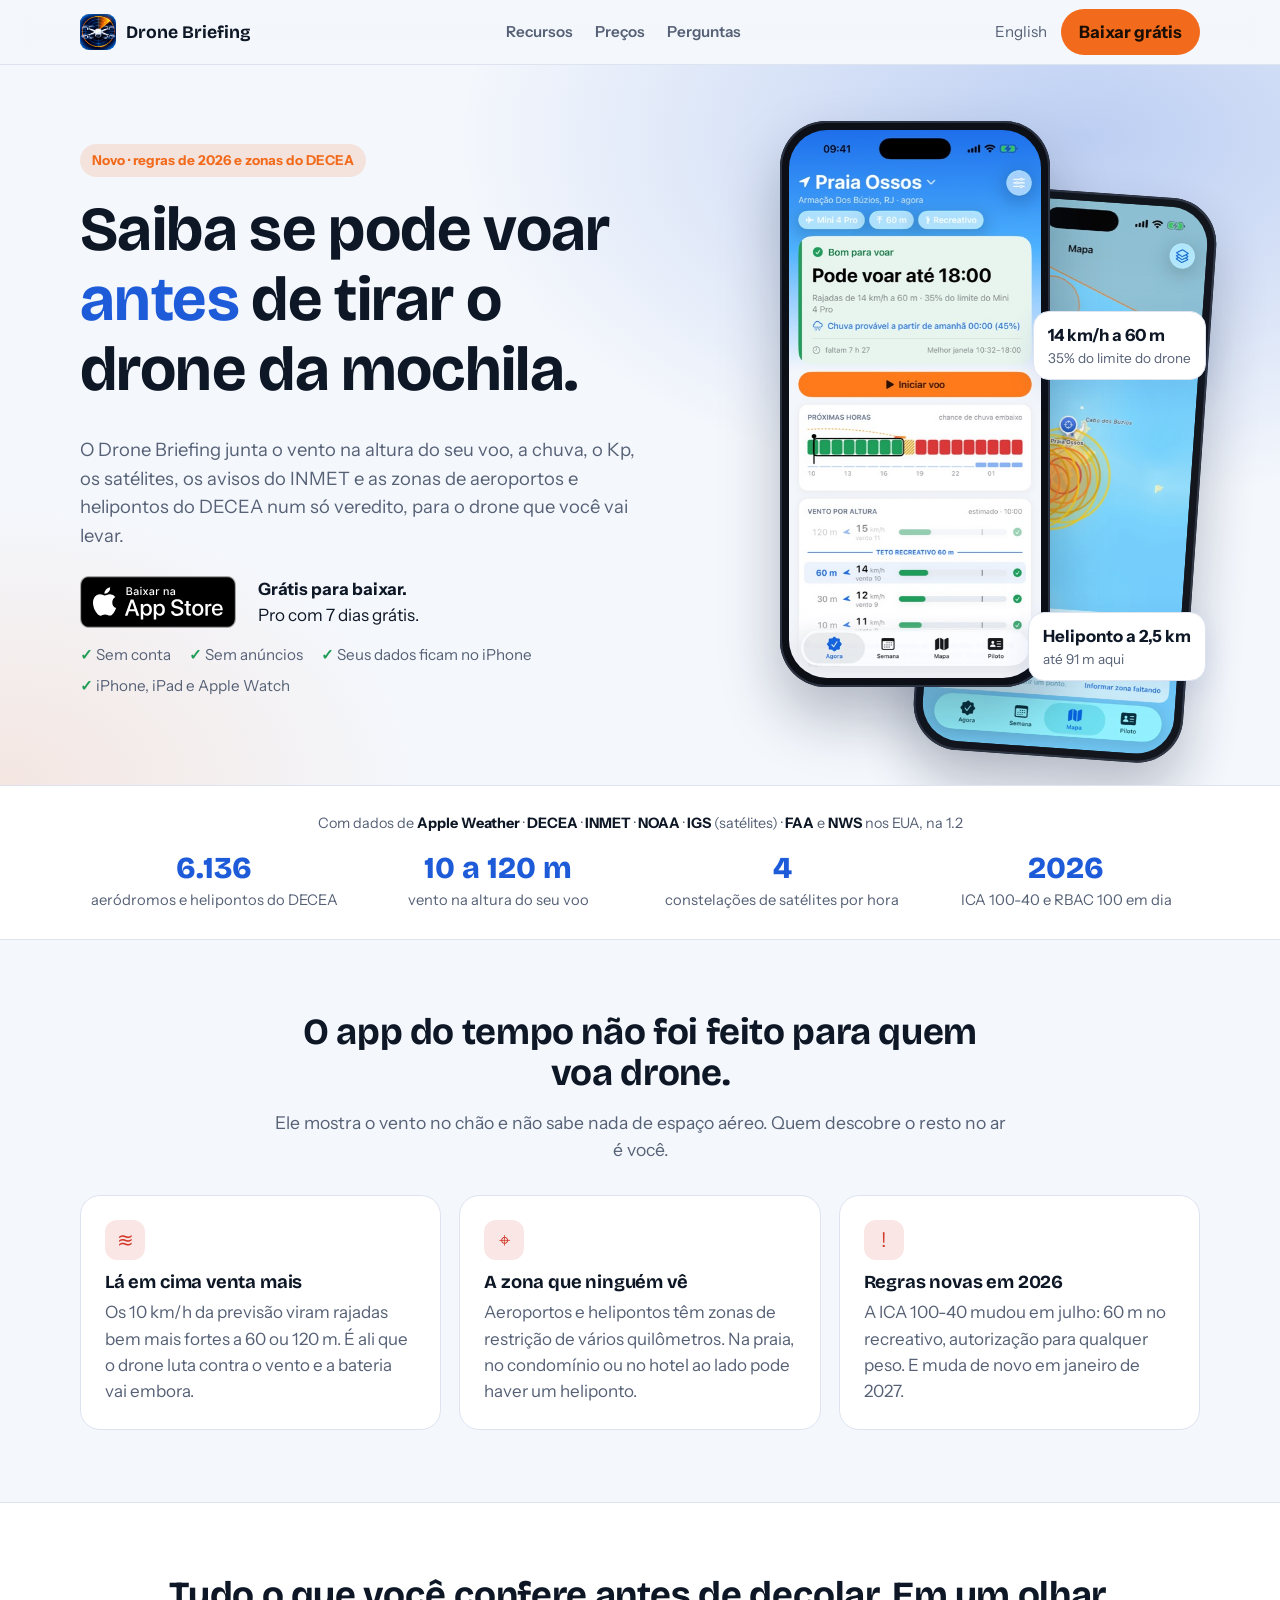
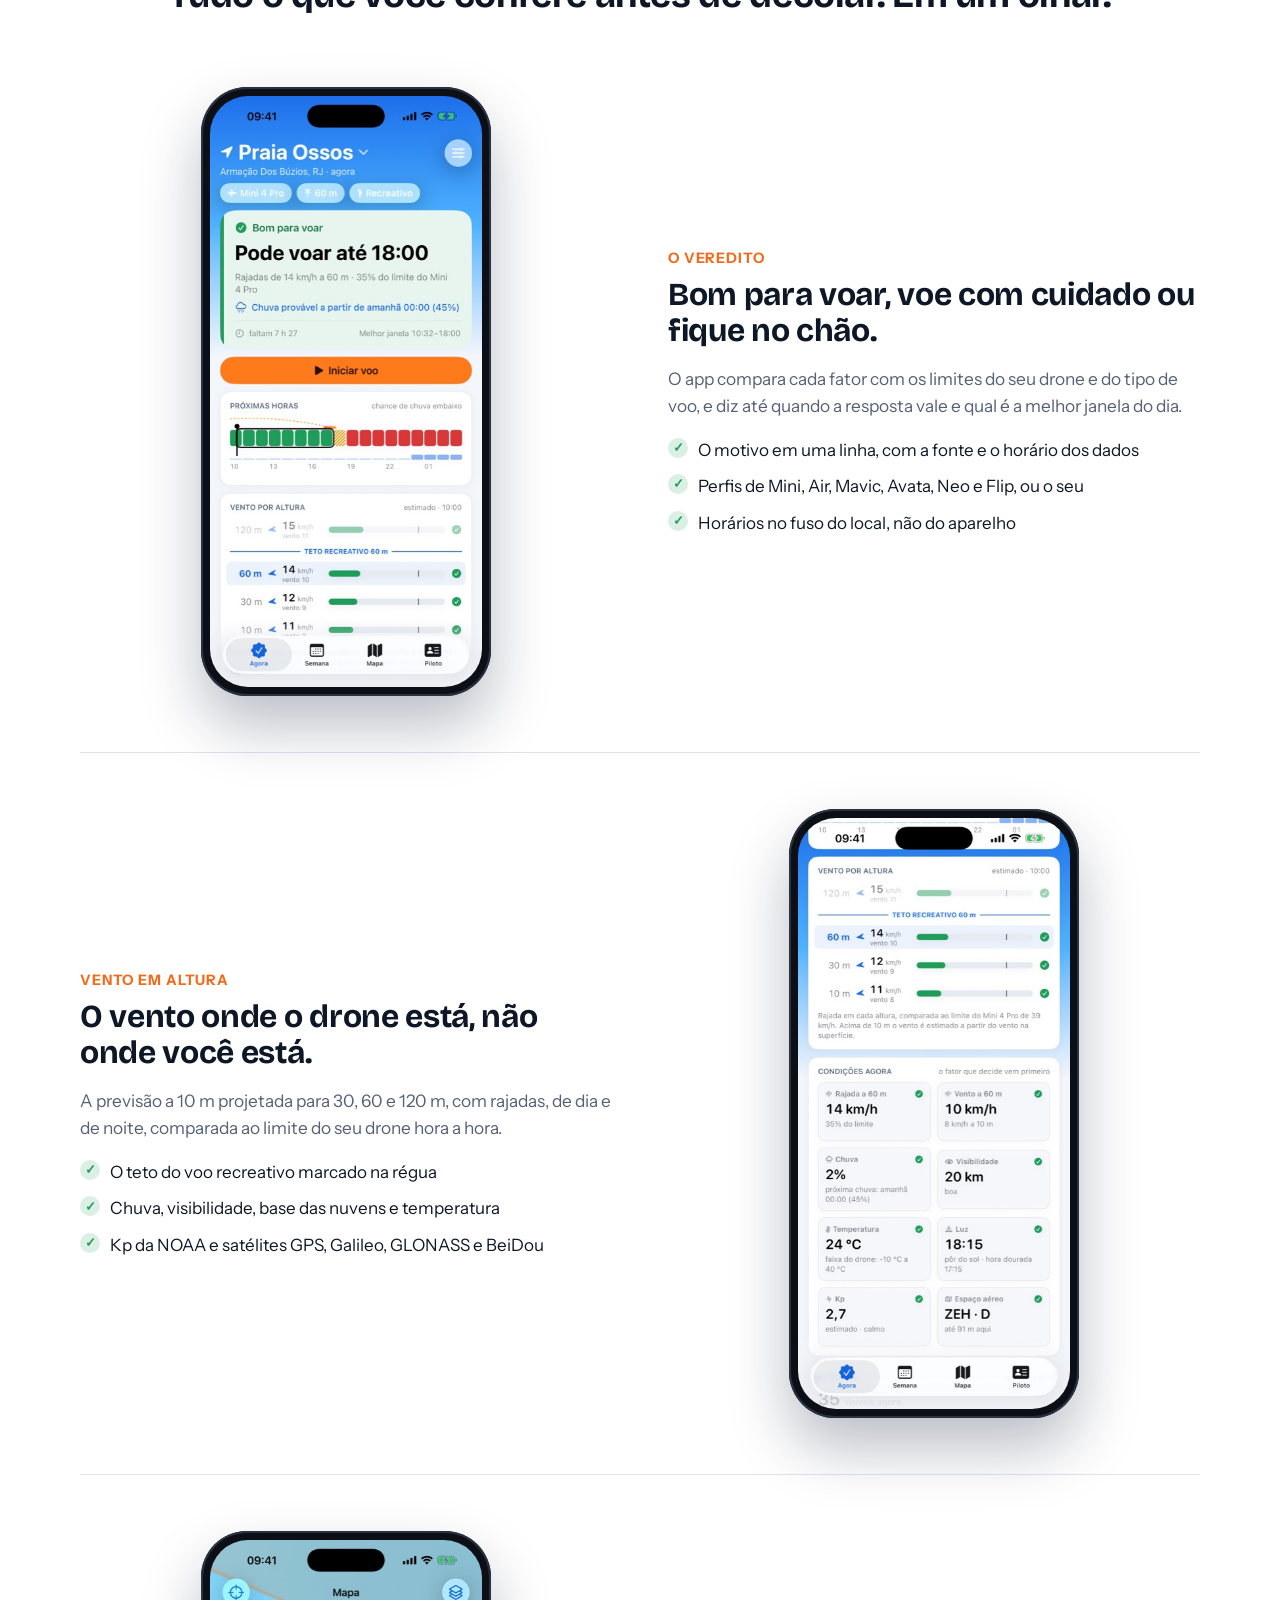
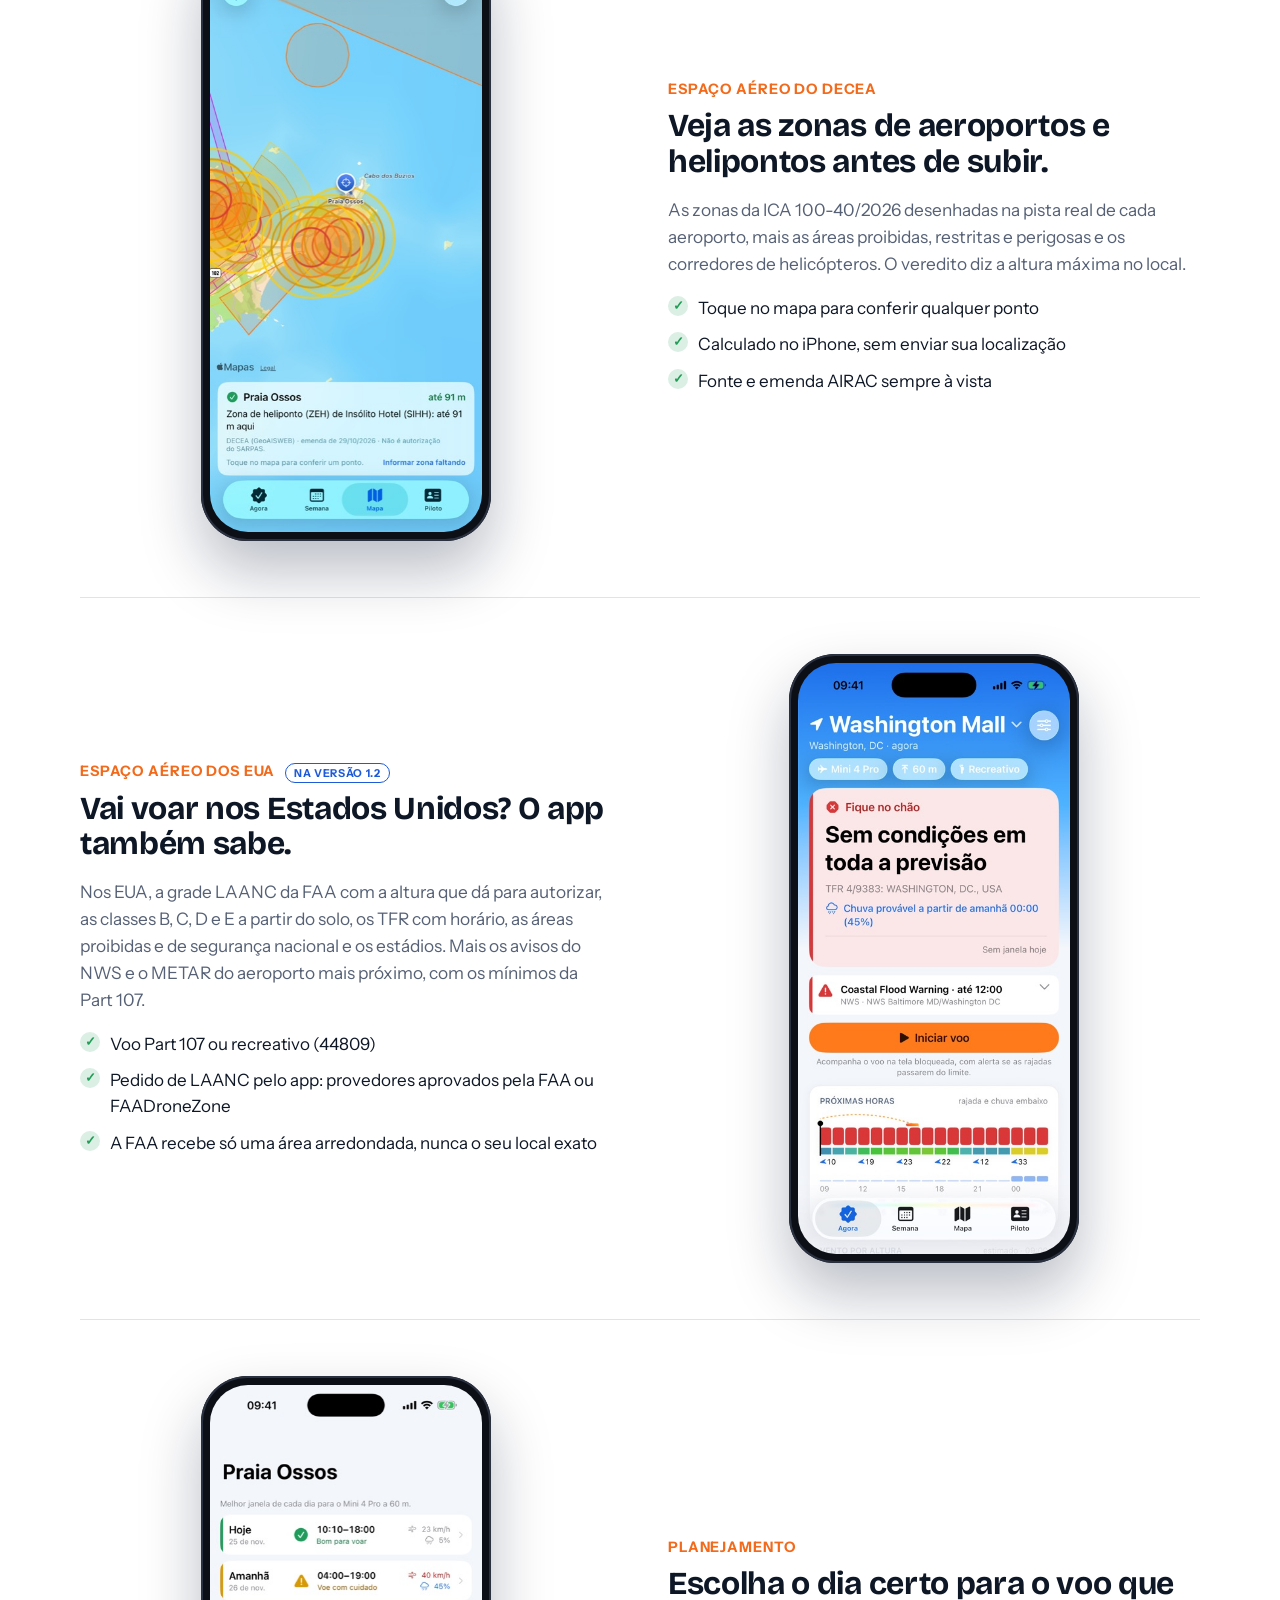
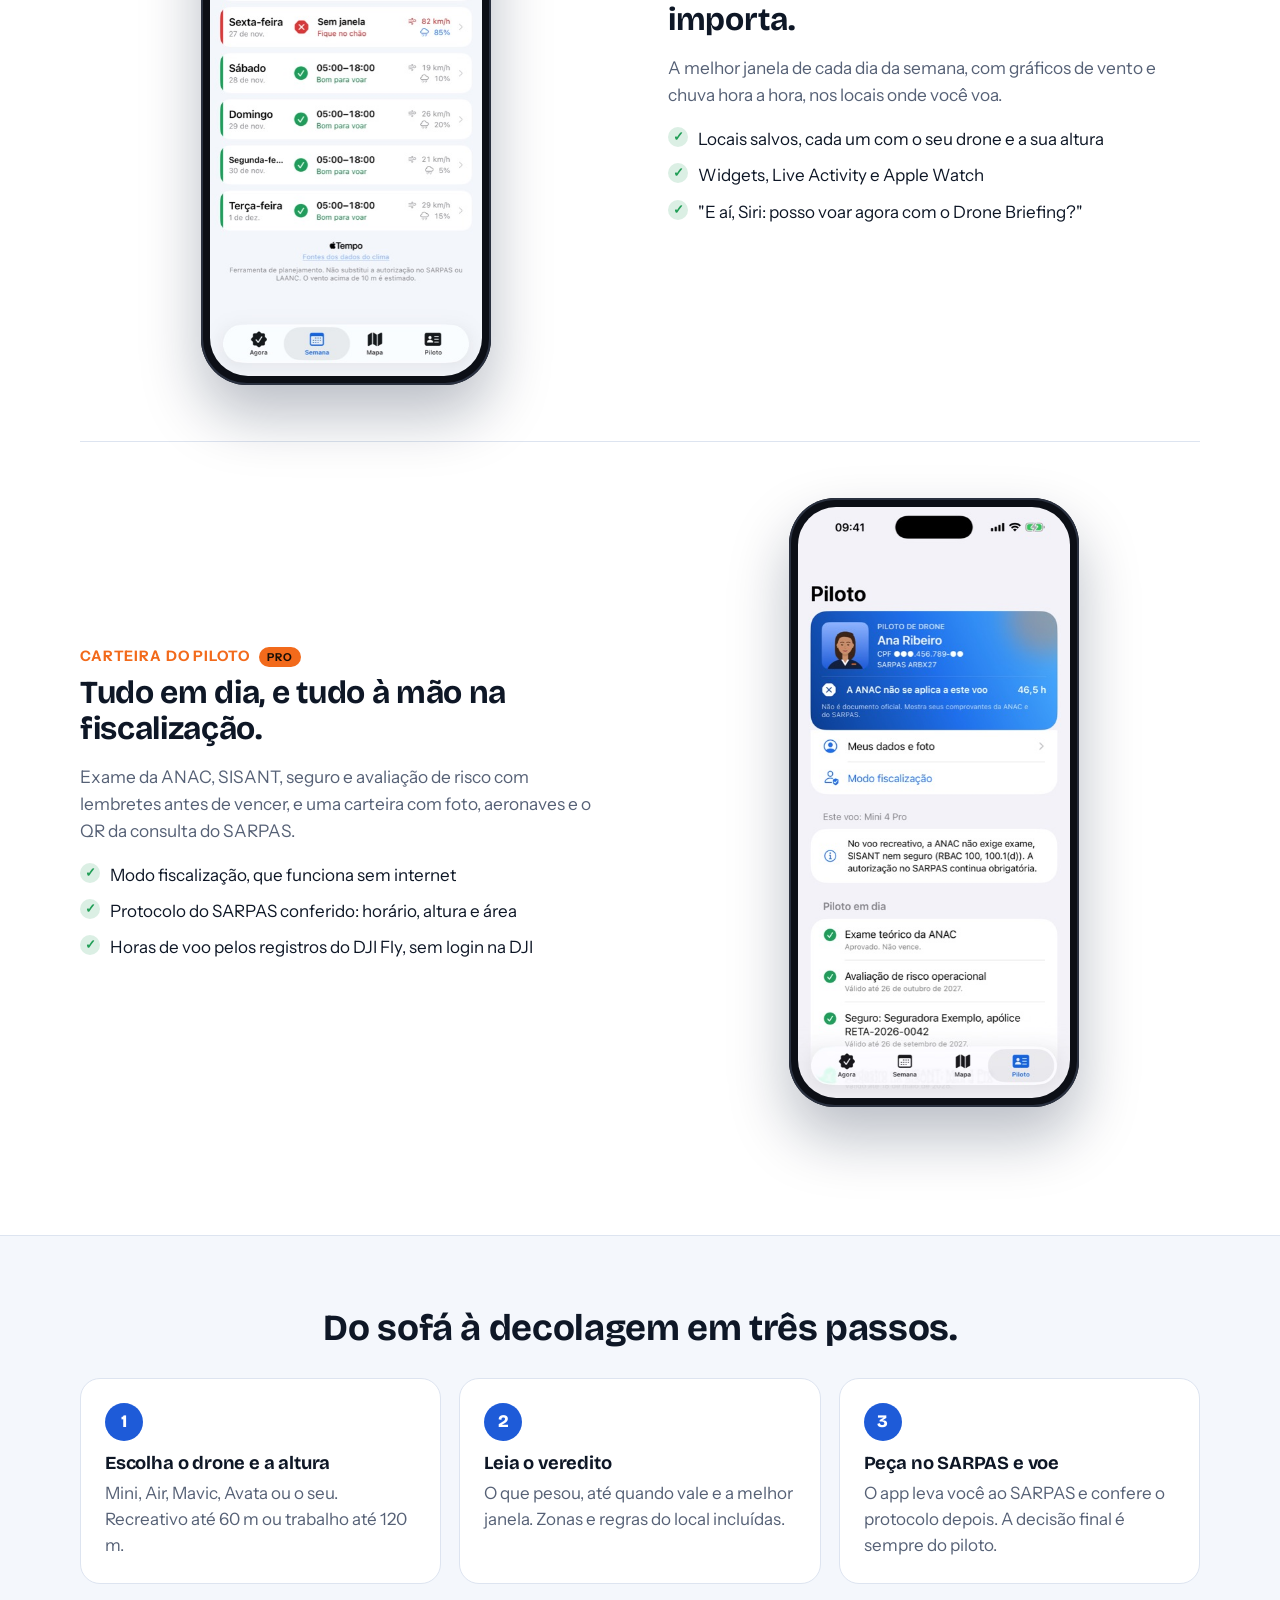
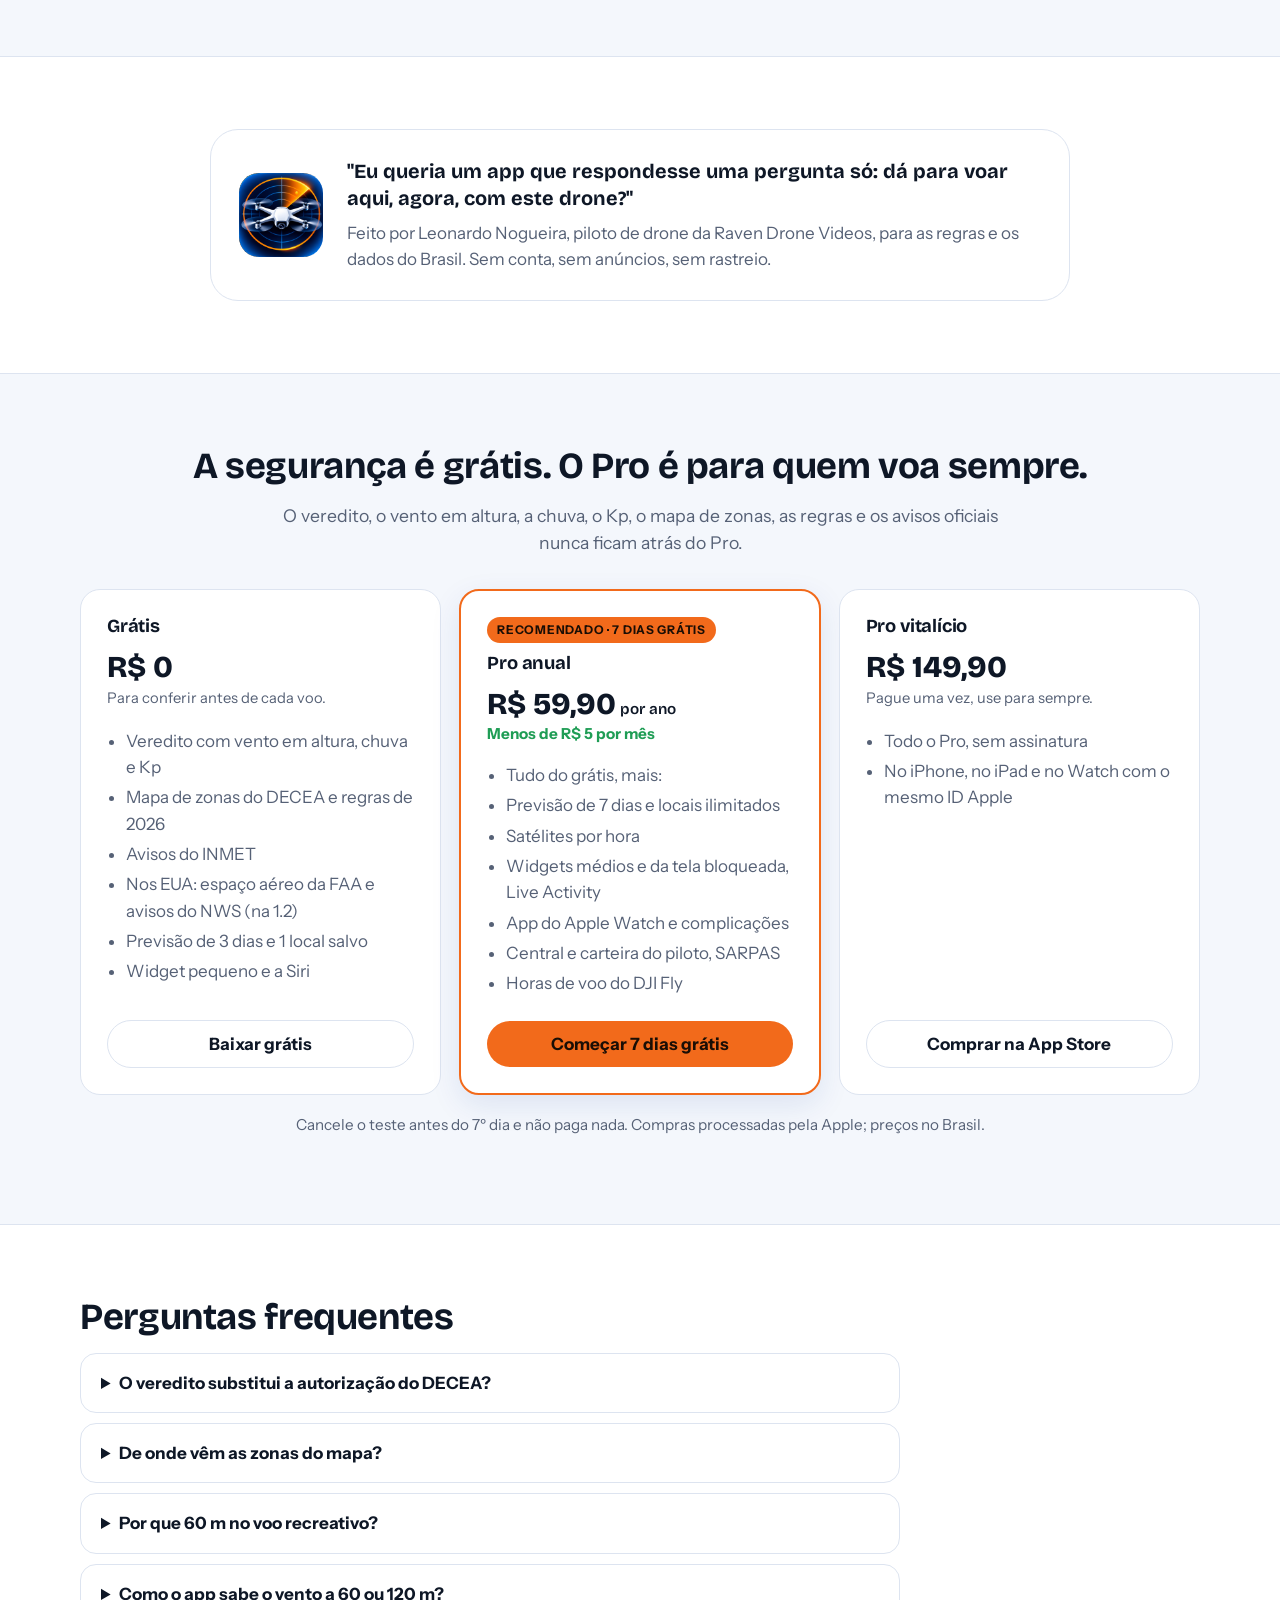
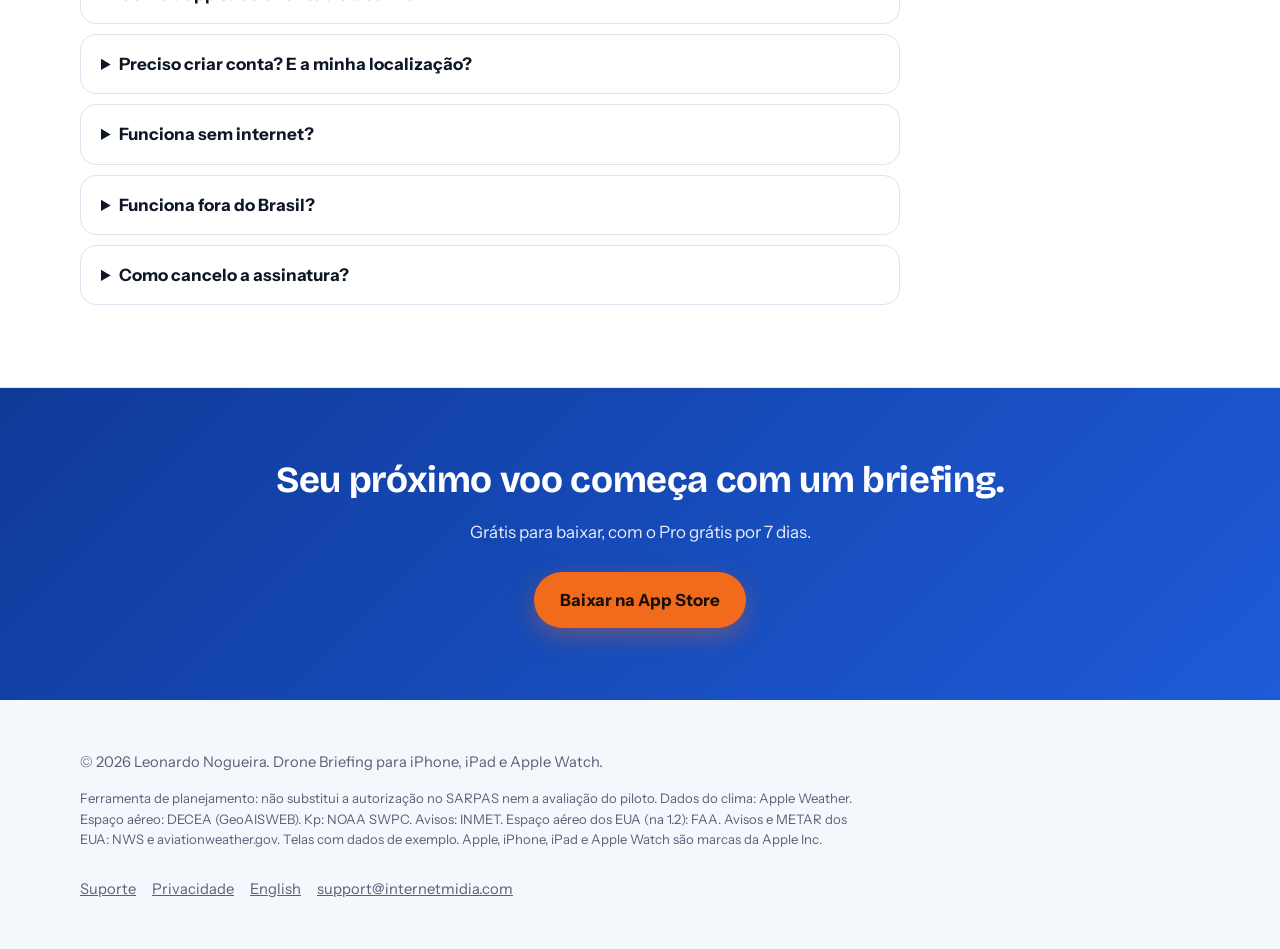
<file: index.html>
<!doctype html>
<html lang="pt-BR">
<head>
<meta charset="utf-8">
<meta name="viewport" content="width=device-width, initial-scale=1">
<title>Drone Briefing: saiba se pode voar de drone antes de decolar</title>
<meta name="description" content="Vento na altura do voo, chuva, Kp, satélites, avisos do INMET e as zonas e regras do DECEA de 2026 num só veredito, para o seu drone. App para iPhone, iPad e Apple Watch. Sem conta e sem rastreio.">
<link rel="canonical" href="https://dronebriefing.ravendronevideos.com.br/">
<link rel="alternate" hreflang="pt-BR" href="https://dronebriefing.ravendronevideos.com.br/">
<link rel="alternate" hreflang="en" href="https://dronebriefing.ravendronevideos.com.br/en/">
<meta name="theme-color" content="#1E5BD8">
<link rel="icon" type="image/png" href="assets/icon-64.png">
<link rel="apple-touch-icon" href="assets/icon-180.png">
<meta property="og:type" content="website">
<meta property="og:locale" content="pt_BR">
<meta property="og:site_name" content="Drone Briefing">
<meta property="og:title" content="Drone Briefing: posso voar aqui e agora?">
<meta property="og:description" content="Vento na altura do voo, zonas do DECEA, chuva, Kp e as regras de 2026 num só veredito, para o seu drone.">
<meta property="og:url" content="https://dronebriefing.ravendronevideos.com.br/">
<meta property="og:image" content="https://dronebriefing.ravendronevideos.com.br/assets/icon-512.png">
<meta name="twitter:card" content="summary">
<link rel="preconnect" href="https://fonts.googleapis.com">
<link rel="preconnect" href="https://fonts.gstatic.com" crossorigin>
<link href="https://fonts.googleapis.com/css2?family=Bricolage+Grotesque:opsz,wght@12..96,700;12..96,800&family=Instrument+Sans:wght@400;600;700&display=swap" rel="stylesheet">
<link rel="stylesheet" href="style.css?v=2026-11-27">
<script type="application/ld+json">
{
  "@context": "https://schema.org",
  "@type": "SoftwareApplication",
  "name": "Drone Briefing",
  "operatingSystem": "iOS 18 ou mais novo",
  "applicationCategory": "WeatherApplication",
  "description": "Responde se dá para voar de drone aqui e agora: vento na altura do voo, chuva, índice Kp, satélites, avisos do INMET e as zonas e regras do DECEA e da ANAC.",
  "image": "https://dronebriefing.ravendronevideos.com.br/assets/icon-512.png",
  "url": "https://dronebriefing.ravendronevideos.com.br/",
  "downloadUrl": "https://apps.apple.com/app/id6838916058",
  "inLanguage": "pt-BR",
  "offers": { "@type": "Offer", "price": "0", "priceCurrency": "BRL", "description": "Download grátis. Drone Briefing Pro: anual por R$ 59,90 com 7 dias grátis ou vitalício por R$ 149,90." },
  "author": { "@type": "Person", "name": "Leonardo Nogueira" }
}
</script>
</head>
<body class="landing">

<header class="topo">
  <div class="largura">
    <a class="marca" href="#topo" aria-label="Drone Briefing, início"><img src="assets/icon-64.png" alt="" width="36" height="36">Drone Briefing</a>
    <nav class="menu" aria-label="Seções">
      <a href="#recursos">Recursos</a>
      <a href="#precos">Preços</a>
      <a href="#perguntas">Perguntas</a>
    </nav>
    <div class="topo-acoes">
      <a class="idioma-link" href="en/" hreflang="en" lang="en">English</a>
      <a class="botao" href="https://apps.apple.com/app/id6838916058">Baixar grátis</a>
    </div>
  </div>
</header>

<main id="topo">

<section class="hero-v2">
  <div class="largura">
    <div>
      <span class="etiqueta">Novo · regras de 2026 e zonas do DECEA</span>
      <h1>Saiba se pode voar <em>antes</em> de tirar o drone da mochila.</h1>
      <p class="subtitulo">O Drone Briefing junta o vento na altura do seu voo, a chuva, o Kp, os satélites, os avisos do INMET e as zonas de aeroportos e helipontos do DECEA num só veredito, para o drone que você vai levar.</p>
      <div class="acoes">
        <a class="selo" href="https://apps.apple.com/app/id6838916058"><img src="assets/badge-app-store-pt.svg" alt="Baixar na App Store" width="156" height="52" onerror="this.parentNode.className='botao grande';this.parentNode.textContent='Baixar grátis na App Store';"></a>
        <p class="oferta"><strong>Grátis para baixar.</strong><br>Pro com 7 dias grátis.</p>
      </div>
      <ul class="garantias-mini">
        <li>Sem conta</li>
        <li>Sem anúncios</li>
        <li>Seus dados ficam no iPhone</li>
        <li>iPhone, iPad e Apple Watch</li>
      </ul>
    </div>
    <div class="aparelhos" aria-hidden="true">
      <div class="aparelho tras"><img src="assets/screens/map-pt.jpg?v=2" alt="" width="450" height="978"></div>
      <div class="aparelho frente"><img src="assets/screens/now-pt.jpg?v=2" alt="" width="450" height="978"></div>
      <div class="selo-flutuante a"><b>14 km/h a 60 m</b>35% do limite do drone</div>
      <div class="selo-flutuante b"><b>Heliponto a 2,5 km</b>até 91 m aqui</div>
    </div>
  </div>
</section>

<section class="provas" aria-label="Fontes e números">
  <div class="largura">
    <p class="fontes">Com dados de <b>Apple Weather</b> · <b>DECEA</b> · <b>INMET</b> · <b>NOAA</b> · <b>IGS</b> (satélites) · <b>FAA</b> e <b>NWS</b> nos EUA, na 1.2</p>
    <ul class="numeros">
      <li><strong>6.136</strong><span>aeródromos e helipontos do DECEA</span></li>
      <li><strong>10 a 120 m</strong><span>vento na altura do seu voo</span></li>
      <li><strong>4</strong><span>constelações de satélites por hora</span></li>
      <li><strong>2026</strong><span>ICA 100-40 e RBAC 100 em dia</span></li>
    </ul>
  </div>
</section>

<section class="secao">
  <div class="largura">
    <h2 class="centro" style="max-width:20em">O app do tempo não foi feito para quem voa drone.</h2>
    <p class="introducao centro">Ele mostra o vento no chão e não sabe nada de espaço aéreo. Quem descobre o resto no ar é você.</p>
    <div class="dores">
      <div class="dor"><span class="icone">≋</span><h3>Lá em cima venta mais</h3><p>Os 10 km/h da previsão viram rajadas bem mais fortes a 60 ou 120 m. É ali que o drone luta contra o vento e a bateria vai embora.</p></div>
      <div class="dor"><span class="icone">⌖</span><h3>A zona que ninguém vê</h3><p>Aeroportos e helipontos têm zonas de restrição de vários quilômetros. Na praia, no condomínio ou no hotel ao lado pode haver um heliponto.</p></div>
      <div class="dor"><span class="icone">!</span><h3>Regras novas em 2026</h3><p>A ICA 100-40 mudou em julho: 60 m no recreativo, autorização para qualquer peso. E muda de novo em janeiro de 2027.</p></div>
    </div>
  </div>
</section>

<section class="secao alt" id="recursos">
  <div class="largura">
    <h2 class="centro">Tudo o que você confere antes de decolar. Em um olhar.</h2>

    <article class="recurso">
      <div class="midia"><div class="aparelho"><img src="assets/screens/now-pt.jpg?v=2" alt="Tela Agora: Bom para voar, pode voar até 18:00, com o vento em cada altura" width="450" height="978" loading="lazy"></div></div>
      <div>
        <p class="sobre">O veredito</p>
        <h3>Bom para voar, voe com cuidado ou fique no chão.</h3>
        <p>O app compara cada fator com os limites do seu drone e do tipo de voo, e diz até quando a resposta vale e qual é a melhor janela do dia.</p>
        <ul class="lista-ok">
          <li>O motivo em uma linha, com a fonte e o horário dos dados</li>
          <li>Perfis de Mini, Air, Mavic, Avata, Neo e Flip, ou o seu</li>
          <li>Horários no fuso do local, não do aparelho</li>
        </ul>
      </div>
    </article>

    <article class="recurso invertido">
      <div class="midia"><div class="aparelho"><img src="assets/screens/wind-pt.jpg?v=2" alt="Vento por altura: 10, 30, 60 e 120 m, com o teto recreativo de 60 m" width="450" height="978" loading="lazy"></div></div>
      <div>
        <p class="sobre">Vento em altura</p>
        <h3>O vento onde o drone está, não onde você está.</h3>
        <p>A previsão a 10 m projetada para 30, 60 e 120 m, com rajadas, de dia e de noite, comparada ao limite do seu drone hora a hora.</p>
        <ul class="lista-ok">
          <li>O teto do voo recreativo marcado na régua</li>
          <li>Chuva, visibilidade, base das nuvens e temperatura</li>
          <li>Kp da NOAA e satélites GPS, Galileo, GLONASS e BeiDou</li>
        </ul>
      </div>
    </article>

    <article class="recurso">
      <div class="midia"><div class="aparelho"><img src="assets/screens/map-pt.jpg?v=2" alt="Mapa com as zonas de helipontos e aeroportos do DECEA em volta da Praia dos Ossos" width="450" height="978" loading="lazy"></div></div>
      <div>
        <p class="sobre">Espaço aéreo do DECEA</p>
        <h3>Veja as zonas de aeroportos e helipontos antes de subir.</h3>
        <p>As zonas da ICA 100-40/2026 desenhadas na pista real de cada aeroporto, mais as áreas proibidas, restritas e perigosas e os corredores de helicópteros. O veredito diz a altura máxima no local.</p>
        <ul class="lista-ok">
          <li>Toque no mapa para conferir qualquer ponto</li>
          <li>Calculado no iPhone, sem enviar sua localização</li>
          <li>Fonte e emenda AIRAC sempre à vista</li>
        </ul>
      </div>
    </article>

    <article class="recurso invertido">
      <div class="midia"><div class="aparelho"><img src="assets/screens/us-now-pt.jpg" alt="Tela Agora no National Mall, em Washington: Fique no chão por um TFR, com um aviso do NWS" width="450" height="978" loading="lazy"></div></div>
      <div>
        <p class="sobre">Espaço aéreo dos EUA <span class="selo-breve">Na versão 1.2</span></p>
        <h3>Vai voar nos Estados Unidos? O app também sabe.</h3>
        <p>Nos EUA, a grade LAANC da FAA com a altura que dá para autorizar, as classes B, C, D e E a partir do solo, os TFR com horário, as áreas proibidas e de segurança nacional e os estádios. Mais os avisos do NWS e o METAR do aeroporto mais próximo, com os mínimos da Part 107.</p>
        <ul class="lista-ok">
          <li>Voo Part 107 ou recreativo (44809)</li>
          <li>Pedido de LAANC pelo app: provedores aprovados pela FAA ou FAADroneZone</li>
          <li>A FAA recebe só uma área arredondada, nunca o seu local exato</li>
        </ul>
      </div>
    </article>

    <article class="recurso">
      <div class="midia"><div class="aparelho"><img src="assets/screens/week-pt.jpg?v=2" alt="A semana com a melhor janela de cada dia" width="450" height="978" loading="lazy"></div></div>
      <div>
        <p class="sobre">Planejamento</p>
        <h3>Escolha o dia certo para o voo que importa.</h3>
        <p>A melhor janela de cada dia da semana, com gráficos de vento e chuva hora a hora, nos locais onde você voa.</p>
        <ul class="lista-ok">
          <li>Locais salvos, cada um com o seu drone e a sua altura</li>
          <li>Widgets, Live Activity e Apple Watch</li>
          <li>"E aí, Siri: posso voar agora com o Drone Briefing?"</li>
        </ul>
      </div>
    </article>

    <article class="recurso invertido">
      <div class="midia"><div class="aparelho"><img src="assets/screens/pilot-pt.jpg?v=2" alt="Carteira do piloto com foto, documentos e piloto em dia" width="450" height="978" loading="lazy"></div></div>
      <div>
        <p class="sobre">Carteira do piloto <span class="selo-pro">PRO</span></p>
        <h3>Tudo em dia, e tudo à mão na fiscalização.</h3>
        <p>Exame da ANAC, SISANT, seguro e avaliação de risco com lembretes antes de vencer, e uma carteira com foto, aeronaves e o QR da consulta do SARPAS.</p>
        <ul class="lista-ok">
          <li>Modo fiscalização, que funciona sem internet</li>
          <li>Protocolo do SARPAS conferido: horário, altura e área</li>
          <li>Horas de voo pelos registros do DJI Fly, sem login na DJI</li>
        </ul>
      </div>
    </article>
  </div>
</section>

<section class="secao">
  <div class="largura">
    <h2 class="centro">Do sofá à decolagem em três passos.</h2>
    <ol class="passos" style="margin-top:28px">
      <li><h3>Escolha o drone e a altura</h3><p>Mini, Air, Mavic, Avata ou o seu. Recreativo até 60 m ou trabalho até 120 m.</p></li>
      <li><h3>Leia o veredito</h3><p>O que pesou, até quando vale e a melhor janela. Zonas e regras do local incluídas.</p></li>
      <li><h3>Peça no SARPAS e voe</h3><p>O app leva você ao SARPAS e confere o protocolo depois. A decisão final é sempre do piloto.</p></li>
    </ol>
  </div>
</section>

<section class="secao alt">
  <div class="largura">
    <div class="autor">
      <img src="assets/icon-256.png" alt="" width="84" height="84">
      <div>
        <blockquote>"Eu queria um app que respondesse uma pergunta só: dá para voar aqui, agora, com este drone?"</blockquote>
        <p>Feito por Leonardo Nogueira, piloto de drone da Raven Drone Videos, para as regras e os dados do Brasil. Sem conta, sem anúncios, sem rastreio.</p>
      </div>
    </div>
  </div>
</section>

<section class="secao" id="precos">
  <div class="largura">
    <h2 class="centro">A segurança é grátis. O Pro é para quem voa sempre.</h2>
    <p class="introducao centro">O veredito, o vento em altura, a chuva, o Kp, o mapa de zonas, as regras e os avisos oficiais nunca ficam atrás do Pro.</p>
    <div class="planos">
      <div class="plano">
        <h3>Grátis</h3>
        <p class="preco">R$ 0</p>
        <p class="nota">Para conferir antes de cada voo.</p>
        <ul>
          <li>Veredito com vento em altura, chuva e Kp</li>
          <li>Mapa de zonas do DECEA e regras de 2026</li>
          <li>Avisos do INMET</li>
          <li>Nos EUA: espaço aéreo da FAA e avisos do NWS (na 1.2)</li>
          <li>Previsão de 3 dias e 1 local salvo</li>
          <li>Widget pequeno e a Siri</li>
        </ul>
        <a class="botao secundario" href="https://apps.apple.com/app/id6838916058">Baixar grátis</a>
      </div>
      <div class="plano destaque">
        <span class="fita">RECOMENDADO · 7 DIAS GRÁTIS</span>
        <h3>Pro anual</h3>
        <p class="preco">R$ 59,90<small style="font-size:.5em;font-weight:600"> por ano</small></p>
        <p class="por-mes">Menos de R$ 5 por mês</p>
        <ul>
          <li>Tudo do grátis, mais:</li>
          <li>Previsão de 7 dias e locais ilimitados</li>
          <li>Satélites por hora</li>
          <li>Widgets médios e da tela bloqueada, Live Activity</li>
          <li>App do Apple Watch e complicações</li>
          <li>Central e carteira do piloto, SARPAS</li>
          <li>Horas de voo do DJI Fly</li>
        </ul>
        <a class="botao" href="https://apps.apple.com/app/id6838916058">Começar 7 dias grátis</a>
      </div>
      <div class="plano">
        <h3>Pro vitalício</h3>
        <p class="preco">R$ 149,90</p>
        <p class="nota">Pague uma vez, use para sempre.</p>
        <ul>
          <li>Todo o Pro, sem assinatura</li>
          <li>No iPhone, no iPad e no Watch com o mesmo ID Apple</li>
        </ul>
        <a class="botao secundario" href="https://apps.apple.com/app/id6838916058">Comprar na App Store</a>
      </div>
    </div>
    <p class="seguro">Cancele o teste antes do 7º dia e não paga nada. Compras processadas pela Apple; preços no Brasil.</p>
  </div>
</section>

<section class="secao alt" id="perguntas">
  <div class="largura">
    <h2>Perguntas frequentes</h2>
    <div class="perguntas">
      <details><summary>O veredito substitui a autorização do DECEA?</summary><p>Não. O Drone Briefing é uma ferramenta de planejamento. Voos que precisam de autorização continuam sendo pedidos no SARPAS; o app tem o link e confere o protocolo na consulta pública.</p></details>
      <details><summary>De onde vêm as zonas do mapa?</summary><p>Do GeoAISWEB, o serviço público de dados aeronáuticos do DECEA: aeródromos, pistas, helipontos, áreas proibidas, restritas e perigosas e corredores de helicópteros. As zonas de aeroportos e helipontos seguem as distâncias da ICA 100-40/2026. Aeródromos sem a pista nos dados aparecem como "zona estimada". O app mostra a emenda dos dados.</p></details>
      <details><summary>Por que 60 m no voo recreativo?</summary><p>A ICA 100-40/2026 limita o voo recreativo a 60 m de altura e 300 m de distância. O voo de trabalho vai até 120 m, com as condições da norma. O app mostra sempre o limite mais restritivo para o seu caso.</p></details>
      <details><summary>Como o app sabe o vento a 60 ou 120 m?</summary><p>A previsão do Apple Weather é dada a 10 m. O app projeta o vento até a altura do voo com um perfil que muda de dia e de noite, e avisa que o valor acima de 10 m é estimado.</p></details>
      <details><summary>Preciso criar conta? E a minha localização?</summary><p>Não há conta, anúncios nem rastreio. Só a coordenada do local, arredondada para cerca de 1 km, vai ao Apple Weather para buscar a previsão. Nos EUA (a partir da 1.2), ela vai também à FAA, ao NWS e ao aviationweather.gov, que são serviços públicos. As zonas são calculadas no próprio iPhone, e seus documentos ficam nele.</p></details>
      <details><summary>Funciona sem internet?</summary><p>O mapa de zonas, as regras e a carteira do piloto funcionam offline. A previsão precisa de internet para atualizar; os widgets mostram a última baixada.</p></details>
      <details><summary>Funciona fora do Brasil?</summary><p>O clima, o vento, o Kp e os satélites funcionam em qualquer lugar, e as regras seguem o país do local. O mapa de zonas, os avisos do INMET, o SARPAS e a central do piloto são do Brasil. A partir da versão 1.2, nos Estados Unidos, o veredito e o mapa também usam o espaço aéreo da FAA (grade LAANC, classes, TFR e áreas especiais), os avisos do NWS e o METAR do aeroporto mais próximo.</p></details>
      <details><summary>Como cancelo a assinatura?</summary><p>No iPhone, em Ajustes ▸ seu nome ▸ Assinaturas ▸ Drone Briefing. Cancelando até 24 horas antes do fim do período, ela não se renova.</p></details>
    </div>
  </div>
</section>

<section class="chamada">
  <div class="largura">
    <h2>Seu próximo voo começa com um briefing.</h2>
    <p>Grátis para baixar, com o Pro grátis por 7 dias.</p>
    <a class="botao grande" href="https://apps.apple.com/app/id6838916058">Baixar na App Store</a>
  </div>
</section>

</main>

<div class="barra-fixa">
  <span>Drone Briefing · grátis</span>
  <a class="botao" href="https://apps.apple.com/app/id6838916058">Baixar</a>
</div>

<footer class="rodape">
  <div class="largura">
    <div>
      <p>© 2026 Leonardo Nogueira. Drone Briefing para iPhone, iPad e Apple Watch.</p>
      <p class="legal">Ferramenta de planejamento: não substitui a autorização no SARPAS nem a avaliação do piloto. Dados do clima: Apple Weather. Espaço aéreo: DECEA (GeoAISWEB). Kp: NOAA SWPC. Avisos: INMET. Espaço aéreo dos EUA (na 1.2): FAA. Avisos e METAR dos EUA: NWS e aviationweather.gov. Telas com dados de exemplo. Apple, iPhone, iPad e Apple Watch são marcas da Apple Inc.</p>
    </div>
    <nav aria-label="Rodapé">
      <a href="support.html">Suporte</a>
      <a href="privacy.html">Privacidade</a>
      <a href="en/" hreflang="en" lang="en">English</a>
      <a href="mailto:support@internetmidia.com">support@internetmidia.com</a>
    </nav>
  </div>
</footer>

</body>
</html>
</file>
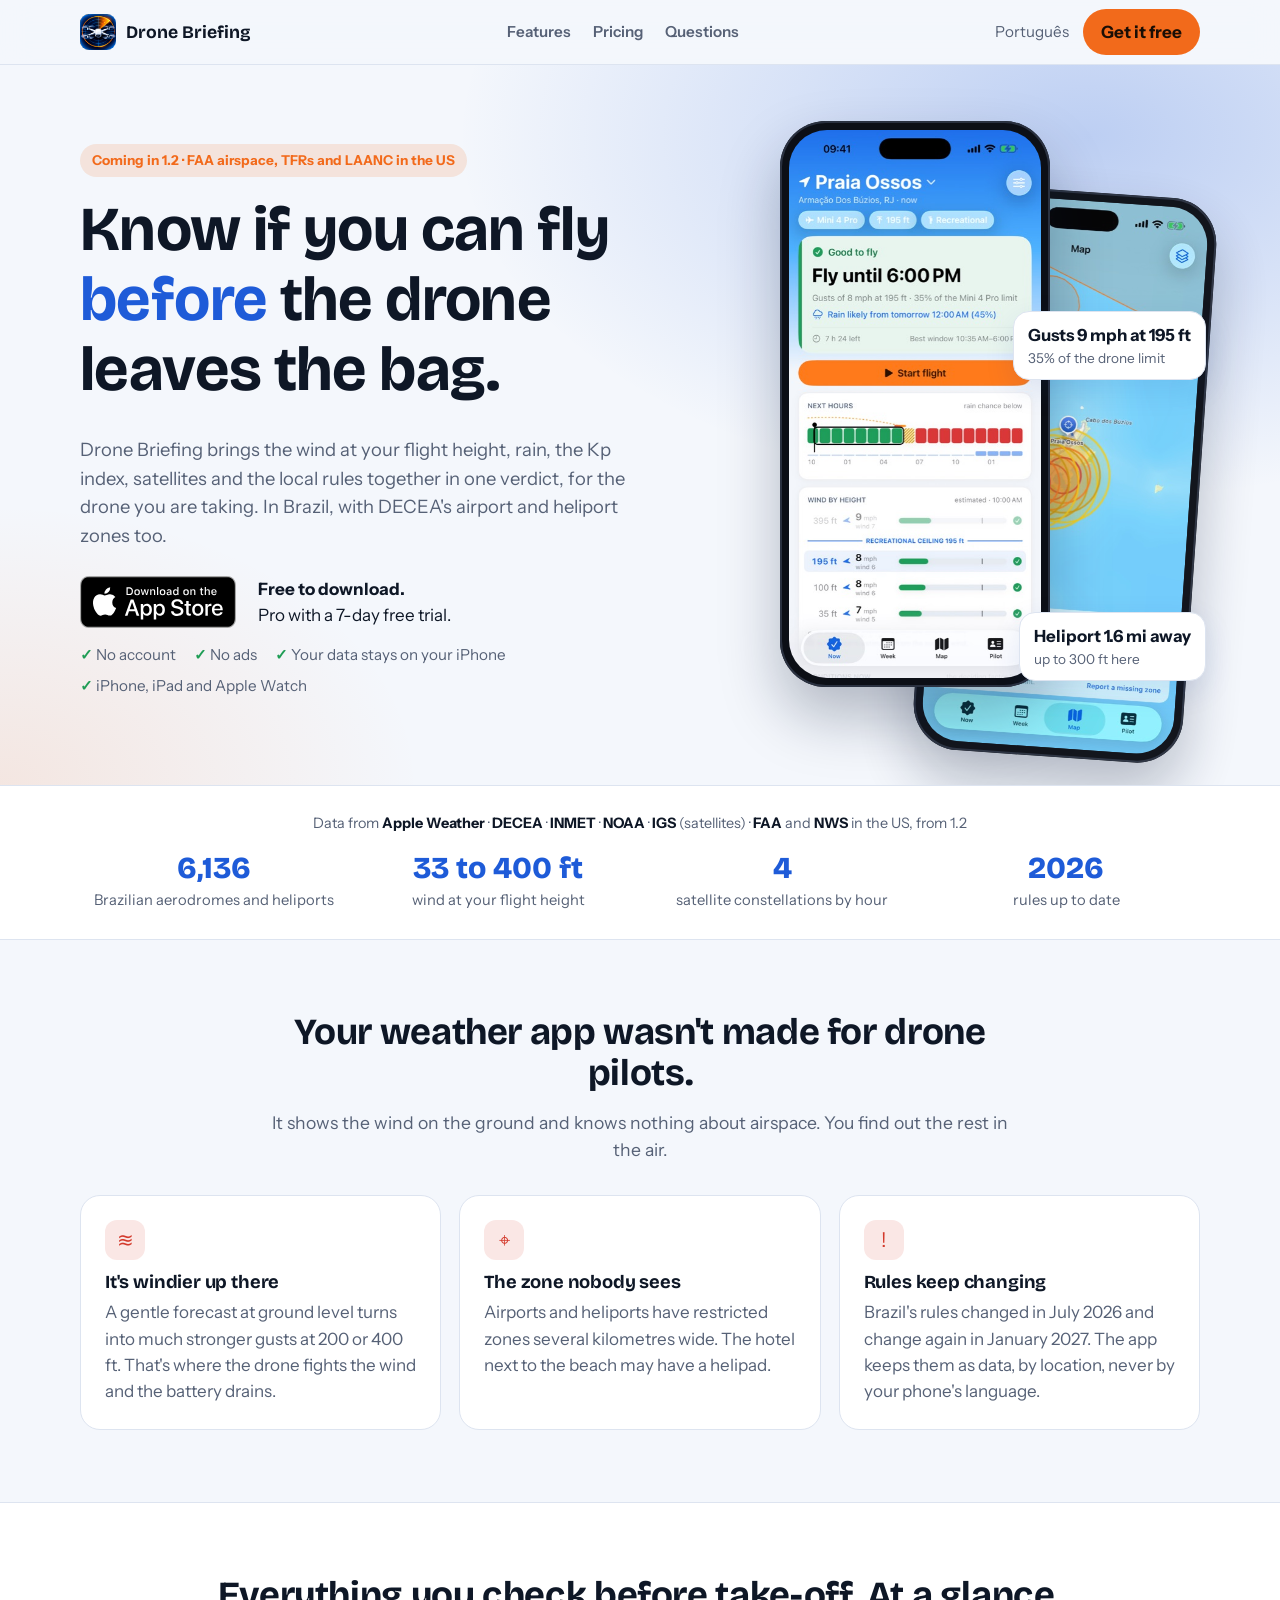
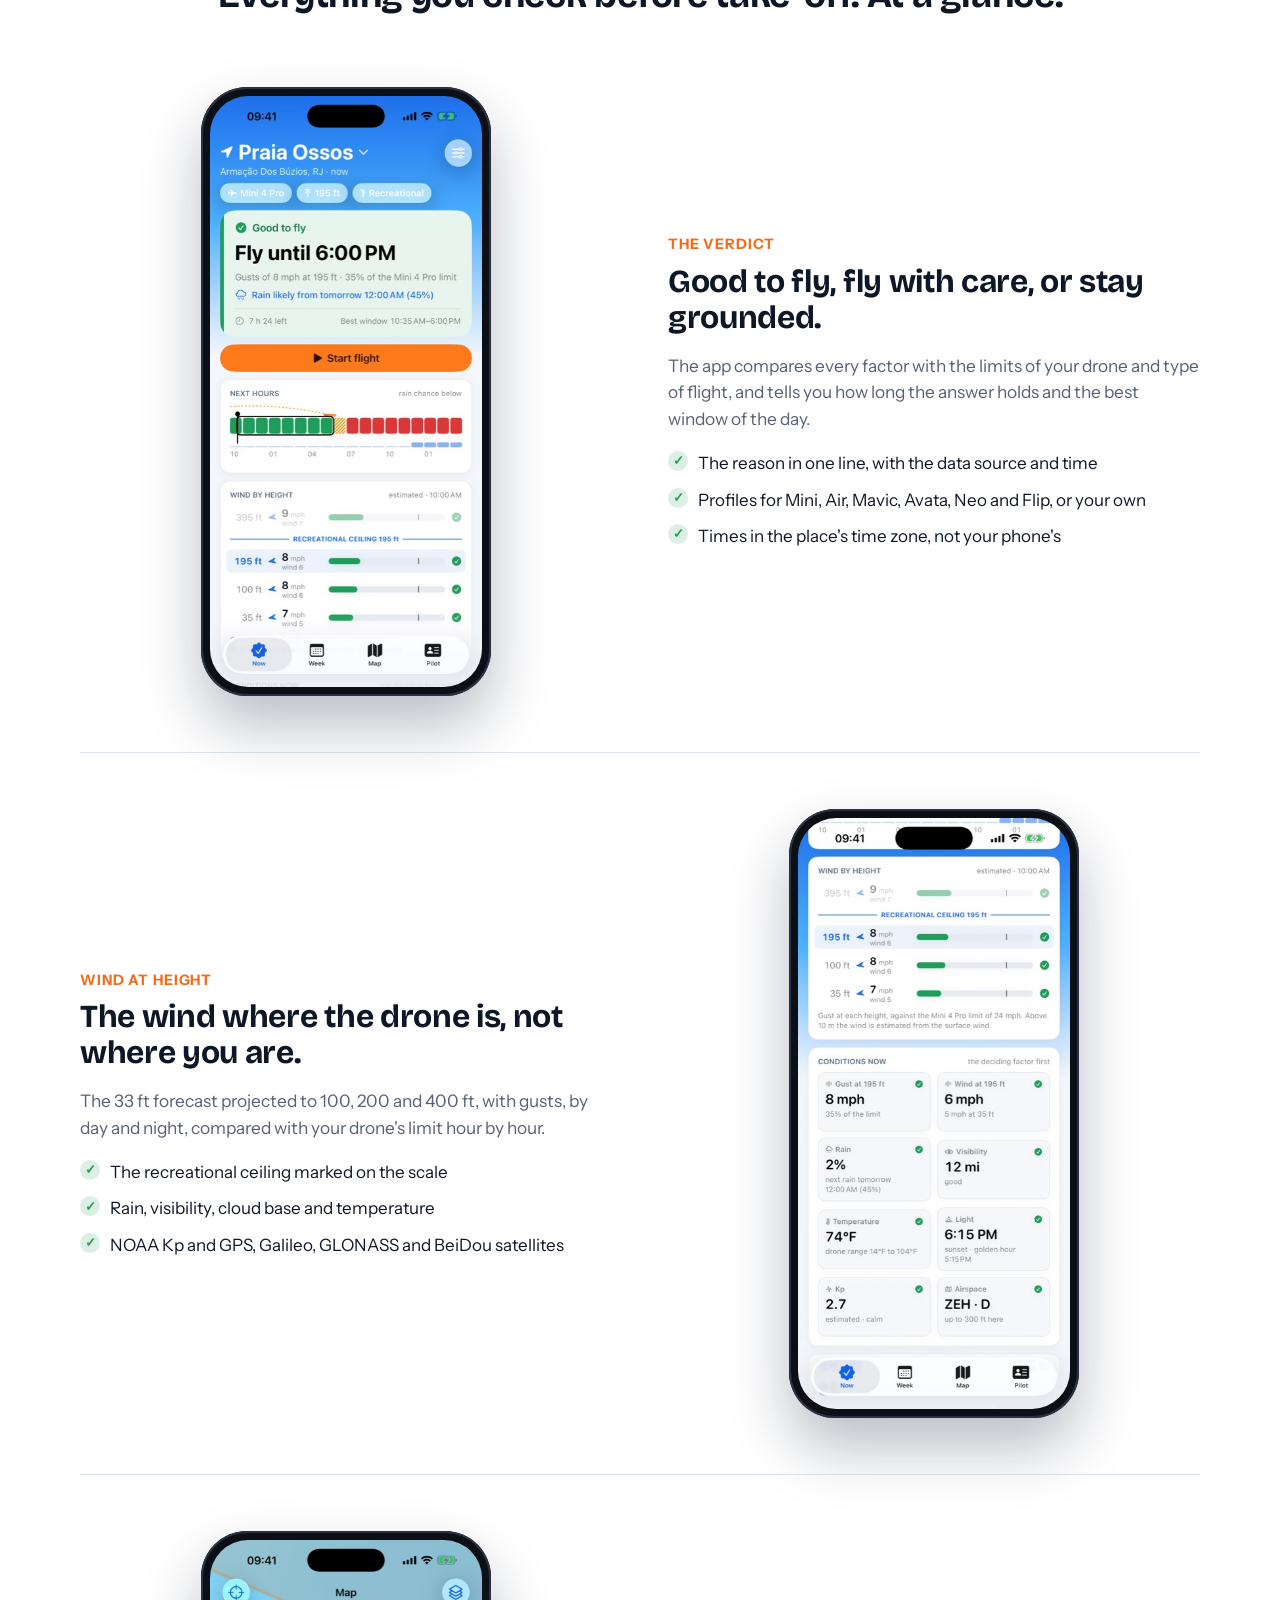
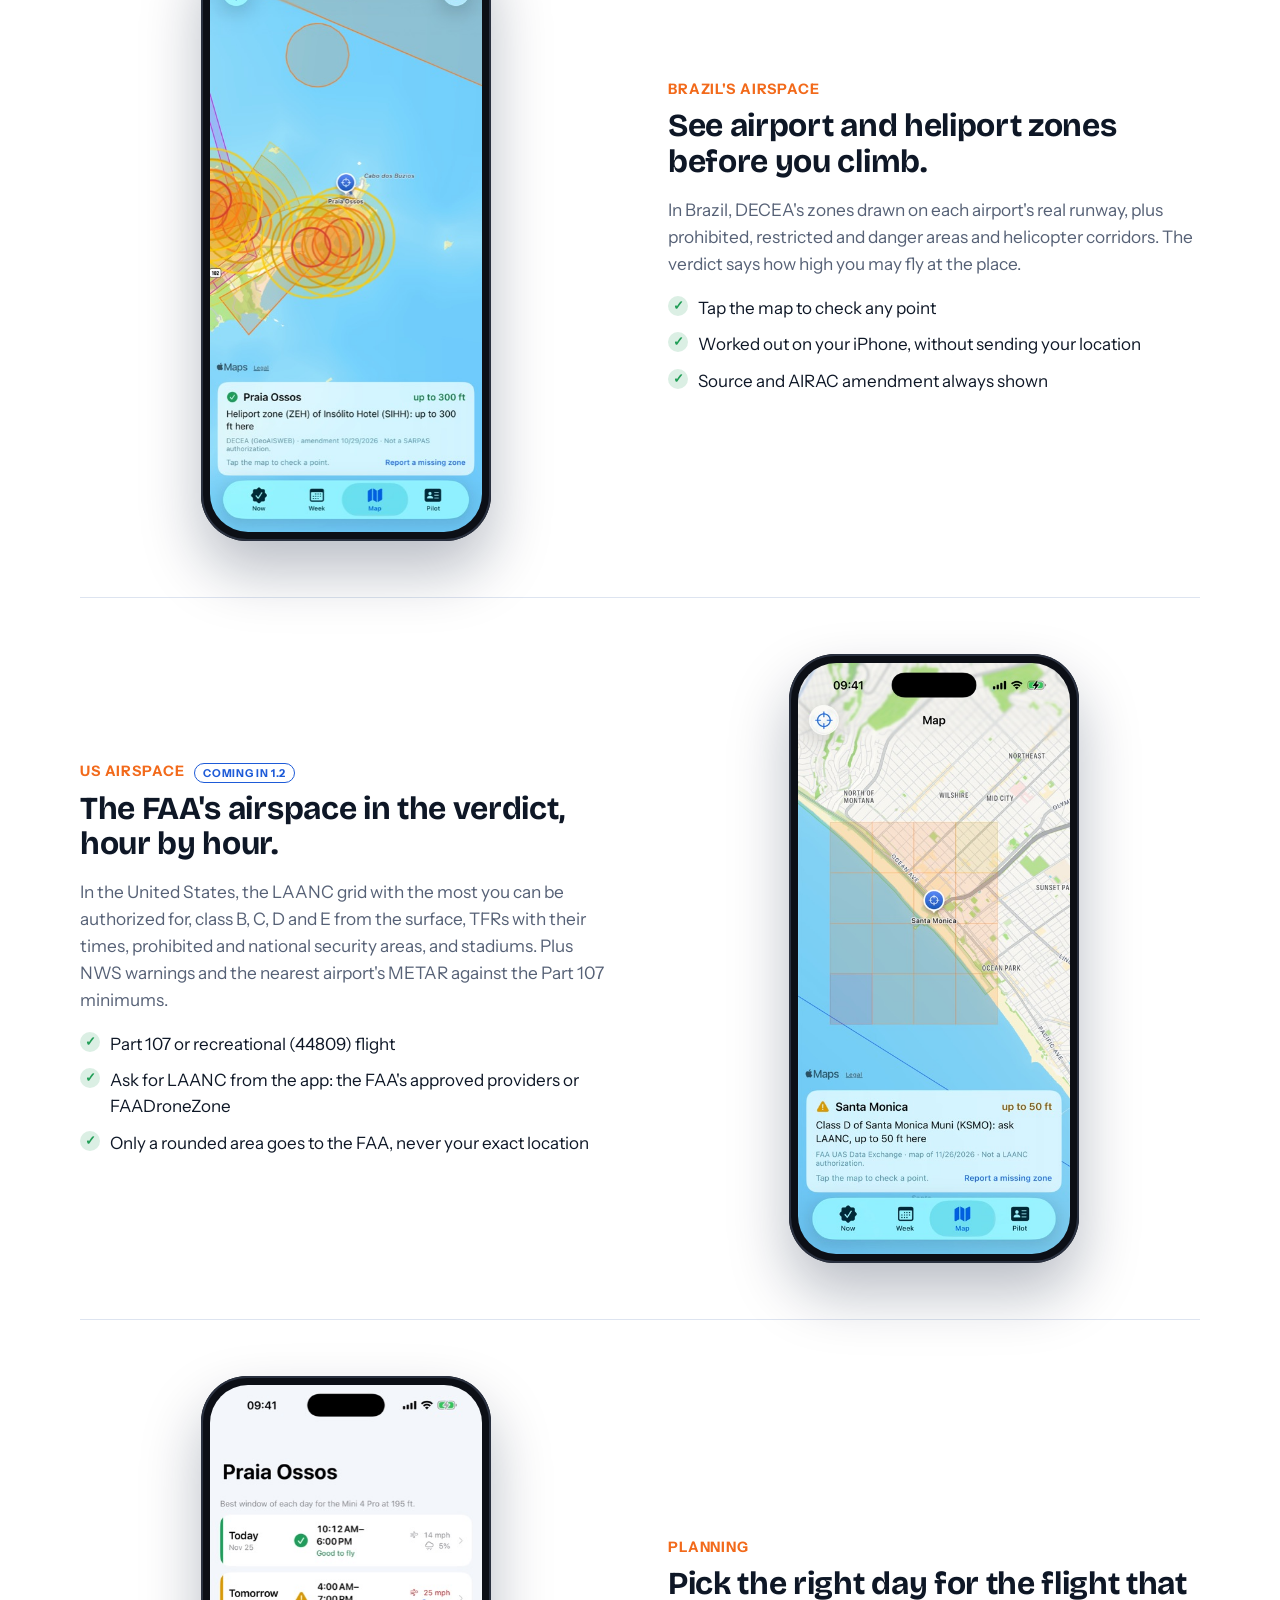
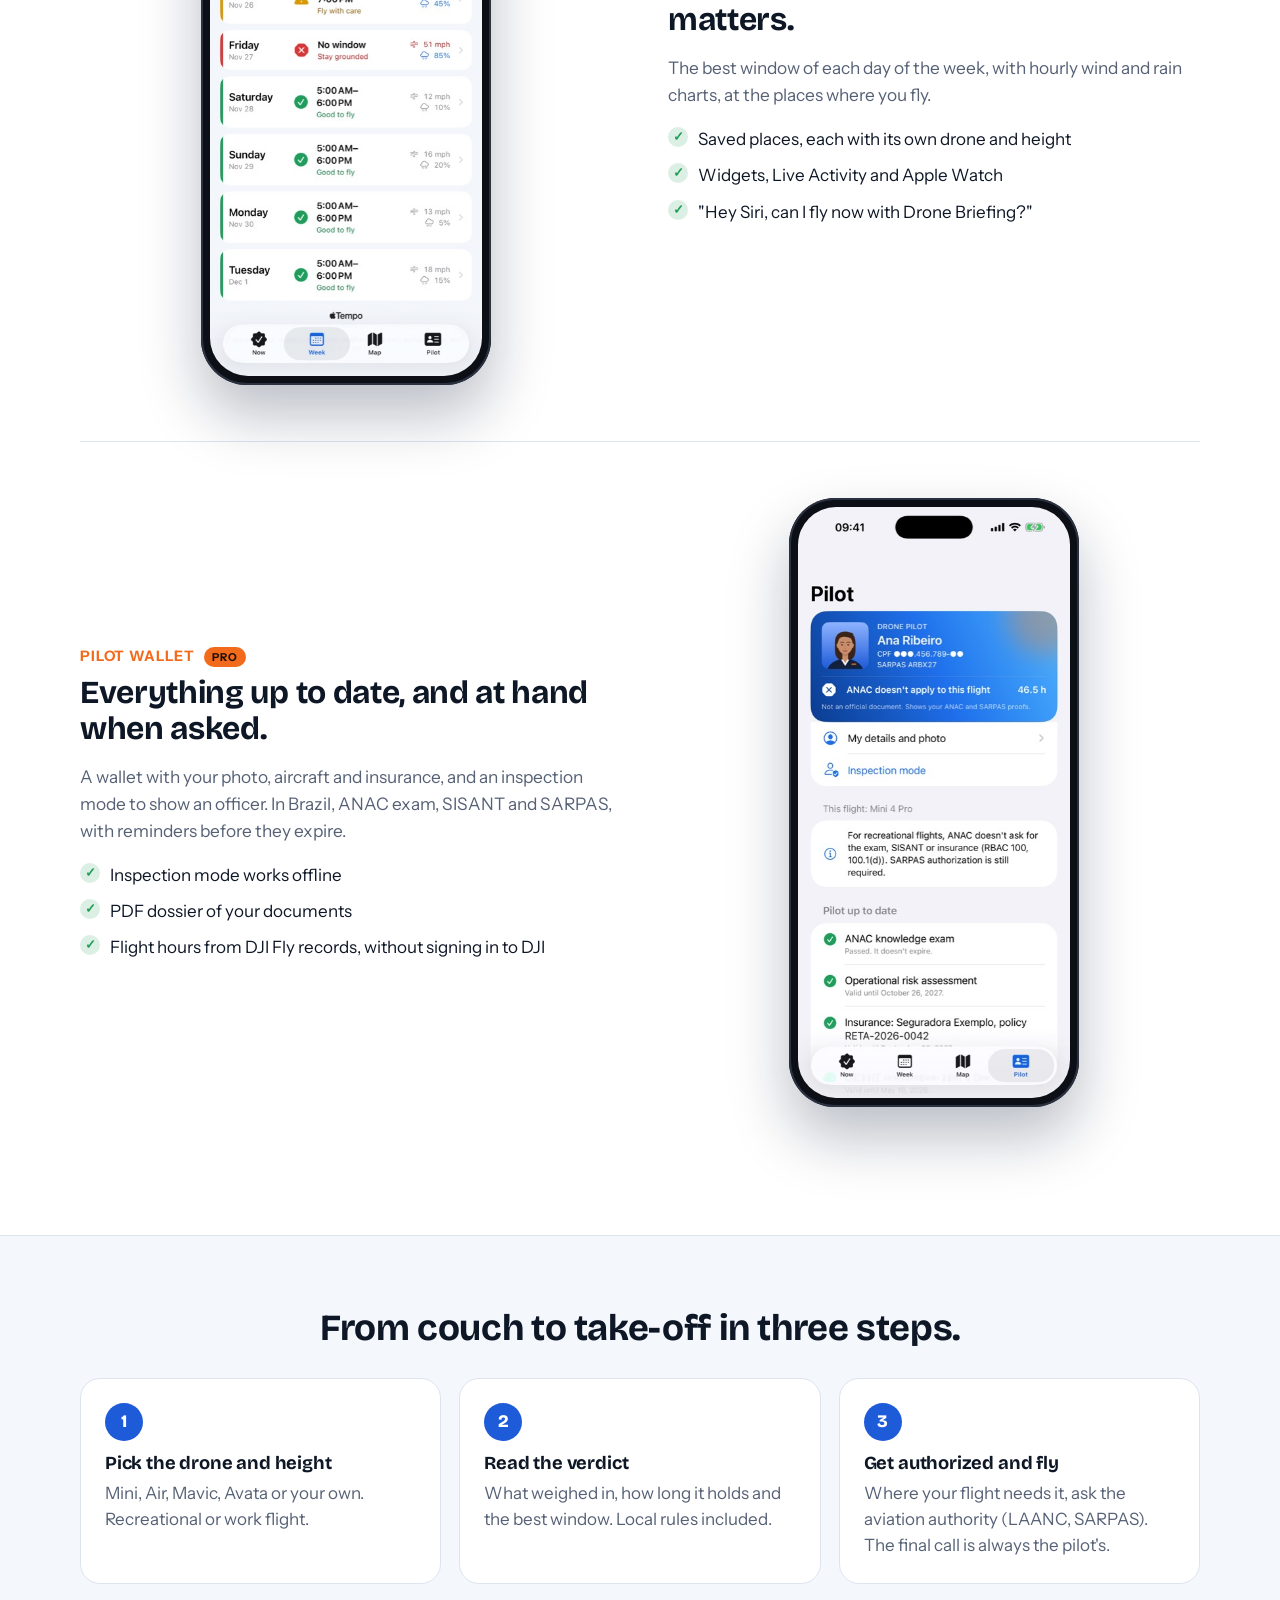
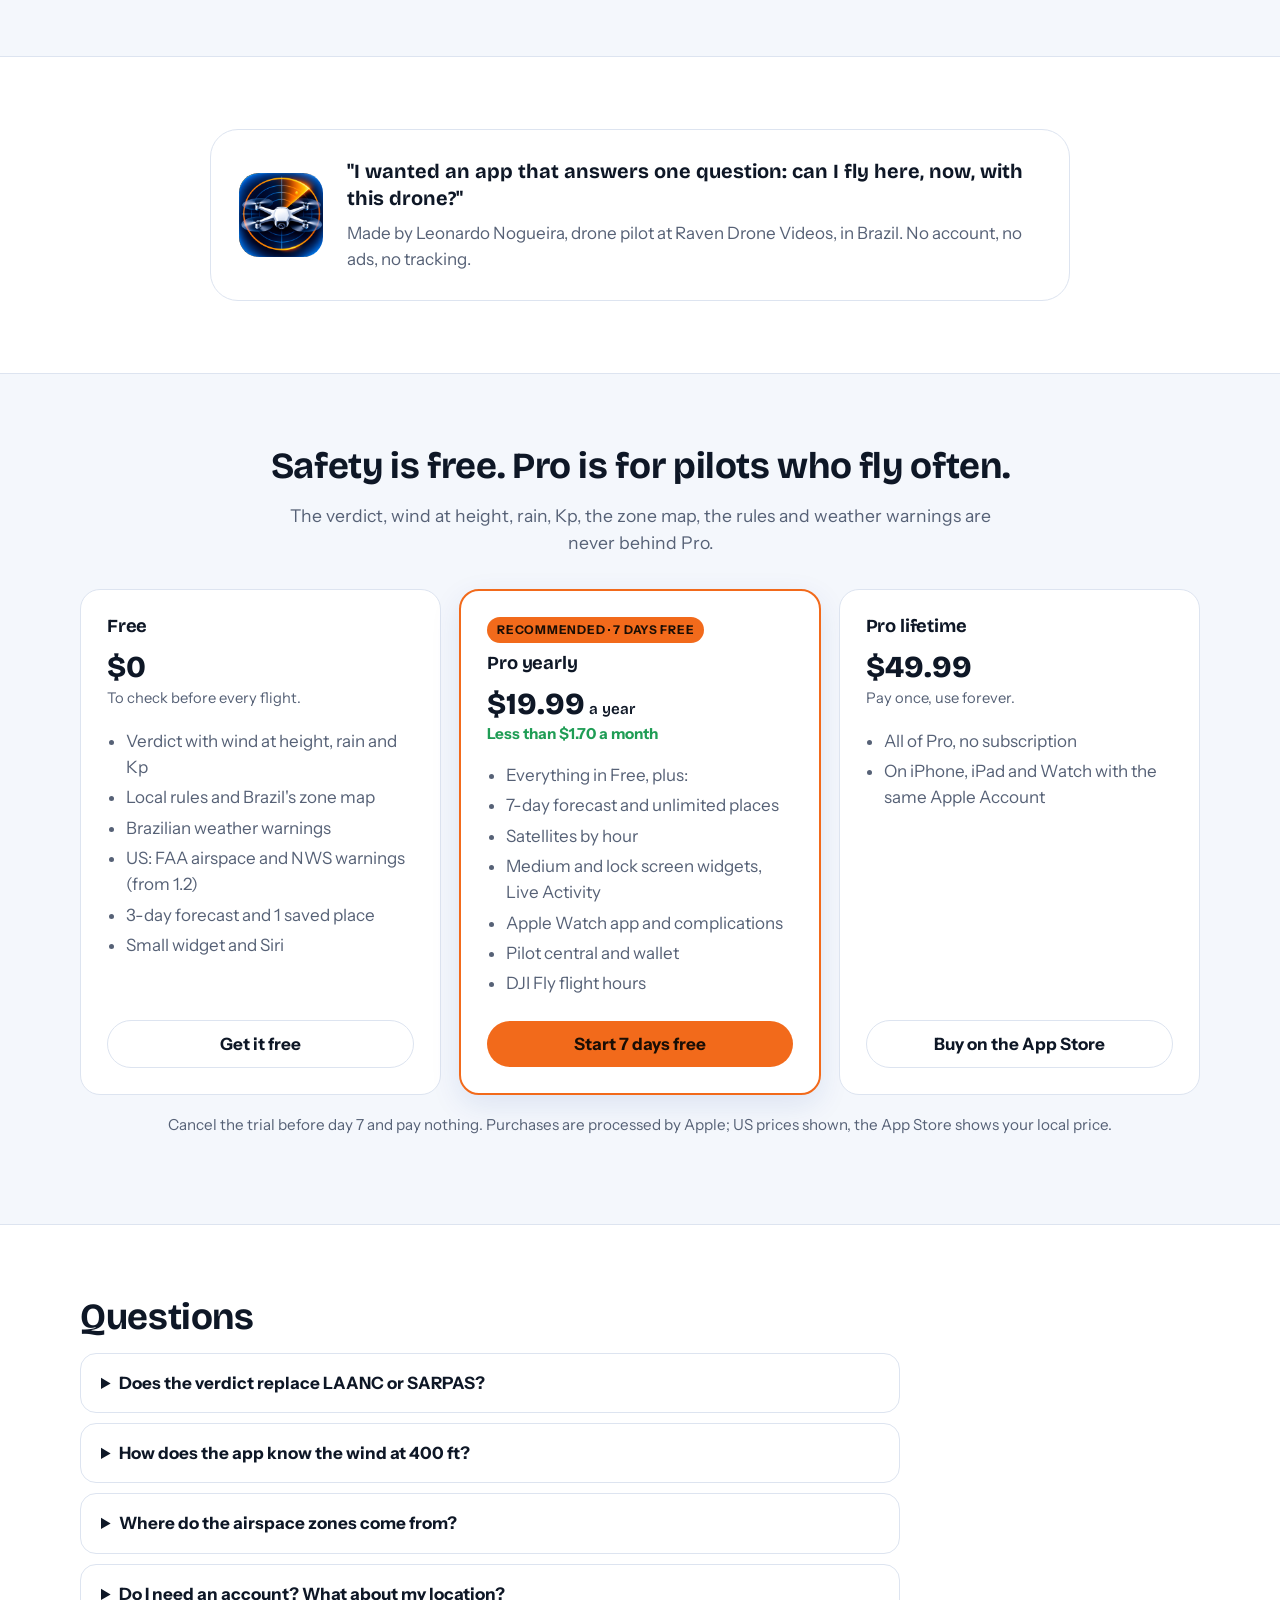
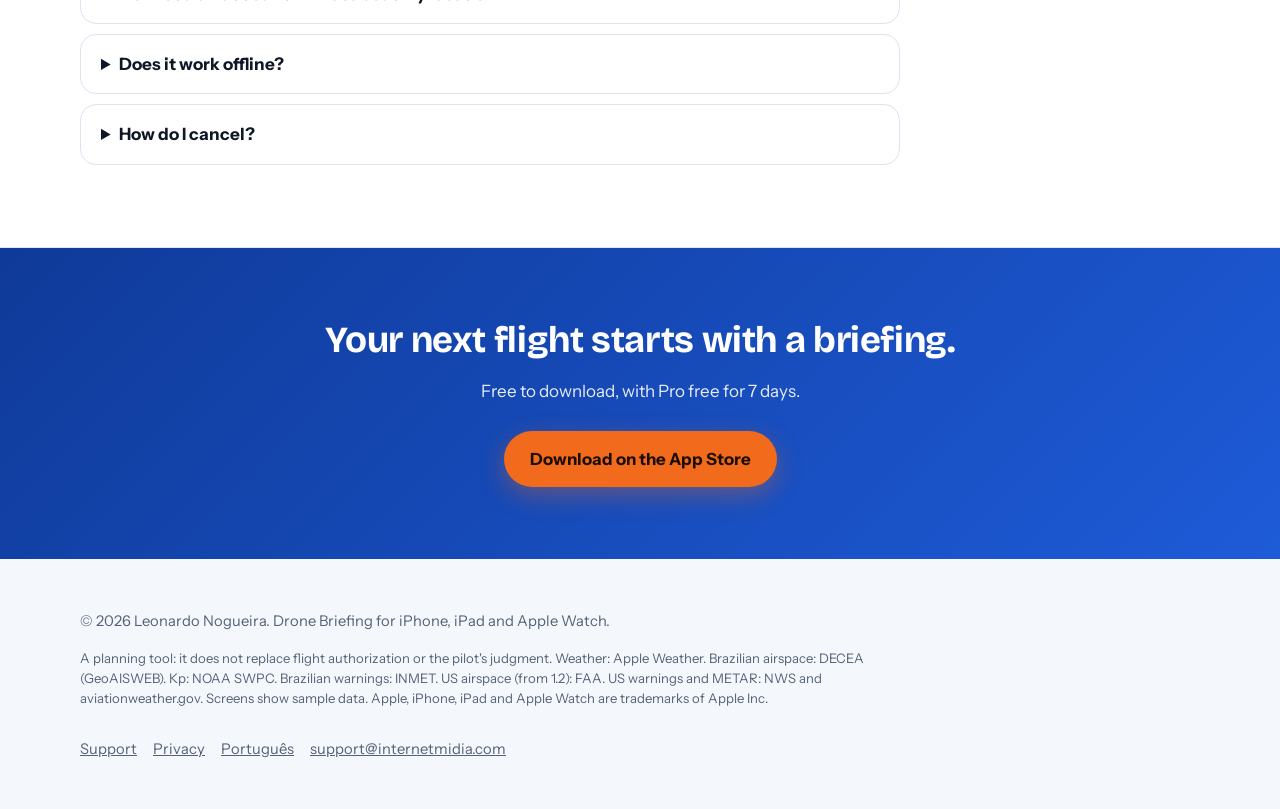
<file: en/index.html>
<!doctype html>
<html lang="en">
<head>
<meta charset="utf-8">
<meta name="viewport" content="width=device-width, initial-scale=1">
<title>Drone Briefing: know if you can fly your drone before take-off</title>
<meta name="description" content="Wind at flight height, rain, Kp, satellites and the local rules in one verdict for your drone, plus Brazil's DECEA airspace zones. iPhone, iPad and Apple Watch. No account, no tracking.">
<link rel="canonical" href="https://dronebriefing.ravendronevideos.com.br/en/">
<link rel="alternate" hreflang="pt-BR" href="https://dronebriefing.ravendronevideos.com.br/">
<link rel="alternate" hreflang="en" href="https://dronebriefing.ravendronevideos.com.br/en/">
<meta name="theme-color" content="#1E5BD8">
<link rel="icon" type="image/png" href="../assets/icon-64.png">
<link rel="apple-touch-icon" href="../assets/icon-180.png">
<meta property="og:type" content="website">
<meta property="og:locale" content="en_US">
<meta property="og:site_name" content="Drone Briefing">
<meta property="og:title" content="Drone Briefing: can I fly here, now?">
<meta property="og:description" content="Wind at flight height, rain, Kp, satellites and the local rules in one verdict for your drone.">
<meta property="og:url" content="https://dronebriefing.ravendronevideos.com.br/en/">
<meta property="og:image" content="https://dronebriefing.ravendronevideos.com.br/assets/icon-512.png">
<meta name="twitter:card" content="summary">
<link rel="preconnect" href="https://fonts.googleapis.com">
<link rel="preconnect" href="https://fonts.gstatic.com" crossorigin>
<link href="https://fonts.googleapis.com/css2?family=Bricolage+Grotesque:opsz,wght@12..96,700;12..96,800&family=Instrument+Sans:wght@400;600;700&display=swap" rel="stylesheet">
<link rel="stylesheet" href="../style.css?v=2026-11-27">
<script type="application/ld+json">
{
  "@context": "https://schema.org",
  "@type": "SoftwareApplication",
  "name": "Drone Briefing",
  "operatingSystem": "iOS 18 or later",
  "applicationCategory": "WeatherApplication",
  "description": "Tells you if you can fly your drone here and now: wind at flight height, rain, Kp index, satellites, the local rules and Brazil's DECEA airspace zones.",
  "image": "https://dronebriefing.ravendronevideos.com.br/assets/icon-512.png",
  "url": "https://dronebriefing.ravendronevideos.com.br/en/",
  "downloadUrl": "https://apps.apple.com/app/id6838916058",
  "inLanguage": "en",
  "offers": { "@type": "Offer", "price": "0", "priceCurrency": "USD", "description": "Free download. Drone Briefing Pro: yearly with a 7-day free trial, or lifetime." },
  "author": { "@type": "Person", "name": "Leonardo Nogueira" }
}
</script>
</head>
<body class="landing">

<header class="topo">
  <div class="largura">
    <a class="marca" href="#topo" aria-label="Drone Briefing, home"><img src="../assets/icon-64.png" alt="" width="36" height="36">Drone Briefing</a>
    <nav class="menu" aria-label="Sections">
      <a href="#recursos">Features</a>
      <a href="#precos">Pricing</a>
      <a href="#perguntas">Questions</a>
    </nav>
    <div class="topo-acoes">
      <a class="idioma-link" href="../" hreflang="pt-BR" lang="pt-BR">Português</a>
      <a class="botao" href="https://apps.apple.com/app/id6838916058">Get it free</a>
    </div>
  </div>
</header>

<main id="topo">

<section class="hero-v2">
  <div class="largura">
    <div>
      <span class="etiqueta">Coming in 1.2 · FAA airspace, TFRs and LAANC in the US</span>
      <h1>Know if you can fly <em>before</em> the drone leaves the bag.</h1>
      <p class="subtitulo">Drone Briefing brings the wind at your flight height, rain, the Kp index, satellites and the local rules together in one verdict, for the drone you are taking. In Brazil, with DECEA's airport and heliport zones too.</p>
      <div class="acoes">
        <a class="selo" href="https://apps.apple.com/app/id6838916058"><img src="../assets/badge-app-store-en.svg" alt="Download on the App Store" width="156" height="52" onerror="this.parentNode.className='botao grande';this.parentNode.textContent='Download free on the App Store';"></a>
        <p class="oferta"><strong>Free to download.</strong><br>Pro with a 7-day free trial.</p>
      </div>
      <ul class="garantias-mini">
        <li>No account</li>
        <li>No ads</li>
        <li>Your data stays on your iPhone</li>
        <li>iPhone, iPad and Apple Watch</li>
      </ul>
    </div>
    <div class="aparelhos" aria-hidden="true">
      <div class="aparelho tras"><img src="../assets/screens/map-en.jpg?v=2" alt="" width="450" height="978"></div>
      <div class="aparelho frente"><img src="../assets/screens/now-en.jpg?v=2" alt="" width="450" height="978"></div>
      <div class="selo-flutuante a"><b>Gusts 9 mph at 195 ft</b>35% of the drone limit</div>
      <div class="selo-flutuante b"><b>Heliport 1.6 mi away</b>up to 300 ft here</div>
    </div>
  </div>
</section>

<section class="provas" aria-label="Sources and numbers">
  <div class="largura">
    <p class="fontes">Data from <b>Apple Weather</b> · <b>DECEA</b> · <b>INMET</b> · <b>NOAA</b> · <b>IGS</b> (satellites) · <b>FAA</b> and <b>NWS</b> in the US, from 1.2</p>
    <ul class="numeros">
      <li><strong>6,136</strong><span>Brazilian aerodromes and heliports</span></li>
      <li><strong>33 to 400 ft</strong><span>wind at your flight height</span></li>
      <li><strong>4</strong><span>satellite constellations by hour</span></li>
      <li><strong>2026</strong><span>rules up to date</span></li>
    </ul>
  </div>
</section>

<section class="secao">
  <div class="largura">
    <h2 class="centro" style="max-width:20em">Your weather app wasn't made for drone pilots.</h2>
    <p class="introducao centro">It shows the wind on the ground and knows nothing about airspace. You find out the rest in the air.</p>
    <div class="dores">
      <div class="dor"><span class="icone">≋</span><h3>It's windier up there</h3><p>A gentle forecast at ground level turns into much stronger gusts at 200 or 400 ft. That's where the drone fights the wind and the battery drains.</p></div>
      <div class="dor"><span class="icone">⌖</span><h3>The zone nobody sees</h3><p>Airports and heliports have restricted zones several kilometres wide. The hotel next to the beach may have a helipad.</p></div>
      <div class="dor"><span class="icone">!</span><h3>Rules keep changing</h3><p>Brazil's rules changed in July 2026 and change again in January 2027. The app keeps them as data, by location, never by your phone's language.</p></div>
    </div>
  </div>
</section>

<section class="secao alt" id="recursos">
  <div class="largura">
    <h2 class="centro">Everything you check before take-off. At a glance.</h2>

    <article class="recurso">
      <div class="midia"><div class="aparelho"><img src="../assets/screens/now-en.jpg?v=2" alt="Now screen: Good to fly until 6 PM, with the wind at each height" width="450" height="978" loading="lazy"></div></div>
      <div>
        <p class="sobre">The verdict</p>
        <h3>Good to fly, fly with care, or stay grounded.</h3>
        <p>The app compares every factor with the limits of your drone and type of flight, and tells you how long the answer holds and the best window of the day.</p>
        <ul class="lista-ok">
          <li>The reason in one line, with the data source and time</li>
          <li>Profiles for Mini, Air, Mavic, Avata, Neo and Flip, or your own</li>
          <li>Times in the place's time zone, not your phone's</li>
        </ul>
      </div>
    </article>

    <article class="recurso invertido">
      <div class="midia"><div class="aparelho"><img src="../assets/screens/wind-en.jpg?v=2" alt="Wind by height from 33 to 400 ft" width="450" height="978" loading="lazy"></div></div>
      <div>
        <p class="sobre">Wind at height</p>
        <h3>The wind where the drone is, not where you are.</h3>
        <p>The 33 ft forecast projected to 100, 200 and 400 ft, with gusts, by day and night, compared with your drone's limit hour by hour.</p>
        <ul class="lista-ok">
          <li>The recreational ceiling marked on the scale</li>
          <li>Rain, visibility, cloud base and temperature</li>
          <li>NOAA Kp and GPS, Galileo, GLONASS and BeiDou satellites</li>
        </ul>
      </div>
    </article>

    <article class="recurso">
      <div class="midia"><div class="aparelho"><img src="../assets/screens/map-en.jpg?v=2" alt="Map with DECEA heliport and airport zones around a beach in Búzios, Brazil" width="450" height="978" loading="lazy"></div></div>
      <div>
        <p class="sobre">Brazil's airspace</p>
        <h3>See airport and heliport zones before you climb.</h3>
        <p>In Brazil, DECEA's zones drawn on each airport's real runway, plus prohibited, restricted and danger areas and helicopter corridors. The verdict says how high you may fly at the place.</p>
        <ul class="lista-ok">
          <li>Tap the map to check any point</li>
          <li>Worked out on your iPhone, without sending your location</li>
          <li>Source and AIRAC amendment always shown</li>
        </ul>
      </div>
    </article>

    <article class="recurso invertido">
      <div class="midia"><div class="aparelho"><img src="../assets/screens/us-map-en.jpg" alt="Map with the FAA LAANC grid in Santa Monica: class D, LAANC up to 50 ft" width="450" height="978" loading="lazy"></div></div>
      <div>
        <p class="sobre">US airspace <span class="selo-breve">Coming in 1.2</span></p>
        <h3>The FAA's airspace in the verdict, hour by hour.</h3>
        <p>In the United States, the LAANC grid with the most you can be authorized for, class B, C, D and E from the surface, TFRs with their times, prohibited and national security areas, and stadiums. Plus NWS warnings and the nearest airport's METAR against the Part 107 minimums.</p>
        <ul class="lista-ok">
          <li>Part 107 or recreational (44809) flight</li>
          <li>Ask for LAANC from the app: the FAA's approved providers or FAADroneZone</li>
          <li>Only a rounded area goes to the FAA, never your exact location</li>
        </ul>
      </div>
    </article>

    <article class="recurso">
      <div class="midia"><div class="aparelho"><img src="../assets/screens/week-en.jpg?v=2" alt="The week with the best window of each day" width="450" height="978" loading="lazy"></div></div>
      <div>
        <p class="sobre">Planning</p>
        <h3>Pick the right day for the flight that matters.</h3>
        <p>The best window of each day of the week, with hourly wind and rain charts, at the places where you fly.</p>
        <ul class="lista-ok">
          <li>Saved places, each with its own drone and height</li>
          <li>Widgets, Live Activity and Apple Watch</li>
          <li>"Hey Siri, can I fly now with Drone Briefing?"</li>
        </ul>
      </div>
    </article>

    <article class="recurso invertido">
      <div class="midia"><div class="aparelho"><img src="../assets/screens/pilot-en.jpg?v=2" alt="Pilot wallet with photo and documents" width="450" height="978" loading="lazy"></div></div>
      <div>
        <p class="sobre">Pilot wallet <span class="selo-pro">PRO</span></p>
        <h3>Everything up to date, and at hand when asked.</h3>
        <p>A wallet with your photo, aircraft and insurance, and an inspection mode to show an officer. In Brazil, ANAC exam, SISANT and SARPAS, with reminders before they expire.</p>
        <ul class="lista-ok">
          <li>Inspection mode works offline</li>
          <li>PDF dossier of your documents</li>
          <li>Flight hours from DJI Fly records, without signing in to DJI</li>
        </ul>
      </div>
    </article>
  </div>
</section>

<section class="secao">
  <div class="largura">
    <h2 class="centro">From couch to take-off in three steps.</h2>
    <ol class="passos" style="margin-top:28px">
      <li><h3>Pick the drone and height</h3><p>Mini, Air, Mavic, Avata or your own. Recreational or work flight.</p></li>
      <li><h3>Read the verdict</h3><p>What weighed in, how long it holds and the best window. Local rules included.</p></li>
      <li><h3>Get authorized and fly</h3><p>Where your flight needs it, ask the aviation authority (LAANC, SARPAS). The final call is always the pilot's.</p></li>
    </ol>
  </div>
</section>

<section class="secao alt">
  <div class="largura">
    <div class="autor">
      <img src="../assets/icon-256.png" alt="" width="84" height="84">
      <div>
        <blockquote>"I wanted an app that answers one question: can I fly here, now, with this drone?"</blockquote>
        <p>Made by Leonardo Nogueira, drone pilot at Raven Drone Videos, in Brazil. No account, no ads, no tracking.</p>
      </div>
    </div>
  </div>
</section>

<section class="secao" id="precos">
  <div class="largura">
    <h2 class="centro">Safety is free. Pro is for pilots who fly often.</h2>
    <p class="introducao centro">The verdict, wind at height, rain, Kp, the zone map, the rules and weather warnings are never behind Pro.</p>
    <div class="planos">
      <div class="plano">
        <h3>Free</h3>
        <p class="preco">$0</p>
        <p class="nota">To check before every flight.</p>
        <ul>
          <li>Verdict with wind at height, rain and Kp</li>
          <li>Local rules and Brazil's zone map</li>
          <li>Brazilian weather warnings</li>
          <li>US: FAA airspace and NWS warnings (from 1.2)</li>
          <li>3-day forecast and 1 saved place</li>
          <li>Small widget and Siri</li>
        </ul>
        <a class="botao secundario" href="https://apps.apple.com/app/id6838916058">Get it free</a>
      </div>
      <div class="plano destaque">
        <span class="fita">RECOMMENDED · 7 DAYS FREE</span>
        <h3>Pro yearly</h3>
        <p class="preco">$19.99<small style="font-size:.5em;font-weight:600"> a year</small></p>
        <p class="por-mes">Less than $1.70 a month</p>
        <ul>
          <li>Everything in Free, plus:</li>
          <li>7-day forecast and unlimited places</li>
          <li>Satellites by hour</li>
          <li>Medium and lock screen widgets, Live Activity</li>
          <li>Apple Watch app and complications</li>
          <li>Pilot central and wallet</li>
          <li>DJI Fly flight hours</li>
        </ul>
        <a class="botao" href="https://apps.apple.com/app/id6838916058">Start 7 days free</a>
      </div>
      <div class="plano">
        <h3>Pro lifetime</h3>
        <p class="preco">$49.99</p>
        <p class="nota">Pay once, use forever.</p>
        <ul>
          <li>All of Pro, no subscription</li>
          <li>On iPhone, iPad and Watch with the same Apple Account</li>
        </ul>
        <a class="botao secundario" href="https://apps.apple.com/app/id6838916058">Buy on the App Store</a>
      </div>
    </div>
    <p class="seguro">Cancel the trial before day 7 and pay nothing. Purchases are processed by Apple; US prices shown, the App Store shows your local price.</p>
  </div>
</section>

<section class="secao alt" id="perguntas">
  <div class="largura">
    <h2>Questions</h2>
    <div class="perguntas">
      <details><summary>Does the verdict replace LAANC or SARPAS?</summary><p>No. Drone Briefing is a planning tool. Flights that need authorization still need it from the aviation authority; the app links to it.</p></details>
      <details><summary>How does the app know the wind at 400 ft?</summary><p>The Apple Weather forecast is given at 33 ft (10 m). The app projects it to your flight height with a profile that changes by day and night, and tells you values above 33 ft are estimated.</p></details>
      <details><summary>Where do the airspace zones come from?</summary><p>In Brazil, from DECEA's public GeoAISWEB service: aerodromes, runways, heliports, restricted areas and helicopter corridors, with the distances of ICA 100-40/2026. From version 1.2, in the US, from the FAA's UAS Data Exchange (LAANC grid, airspace classes and special use areas) and the FAA's TFR list. Elsewhere the app shows the general rules of the country and links to its official tools.</p></details>
      <details><summary>Do I need an account? What about my location?</summary><p>No account, no ads, no tracking. Only the place's coordinate, rounded to about 1 km, goes to Apple Weather for the forecast. In the US (from 1.2) it also goes to the FAA, the NWS and aviationweather.gov, which are public services. Zones are worked out on the iPhone, and your documents stay on it.</p></details>
      <details><summary>Does it work offline?</summary><p>The zone map, the rules and the pilot wallet work offline. The forecast needs the internet to update; widgets show the last one downloaded.</p></details>
      <details><summary>How do I cancel?</summary><p>On iPhone, in Settings ▸ your name ▸ Subscriptions ▸ Drone Briefing. Cancel at least 24 hours before the end of the period and it won't renew.</p></details>
    </div>
  </div>
</section>

<section class="chamada">
  <div class="largura">
    <h2>Your next flight starts with a briefing.</h2>
    <p>Free to download, with Pro free for 7 days.</p>
    <a class="botao grande" href="https://apps.apple.com/app/id6838916058">Download on the App Store</a>
  </div>
</section>

</main>

<div class="barra-fixa">
  <span>Drone Briefing · free</span>
  <a class="botao" href="https://apps.apple.com/app/id6838916058">Get it</a>
</div>

<footer class="rodape">
  <div class="largura">
    <div>
      <p>© 2026 Leonardo Nogueira. Drone Briefing for iPhone, iPad and Apple Watch.</p>
      <p class="legal">A planning tool: it does not replace flight authorization or the pilot's judgment. Weather: Apple Weather. Brazilian airspace: DECEA (GeoAISWEB). Kp: NOAA SWPC. Brazilian warnings: INMET. US airspace (from 1.2): FAA. US warnings and METAR: NWS and aviationweather.gov. Screens show sample data. Apple, iPhone, iPad and Apple Watch are trademarks of Apple Inc.</p>
    </div>
    <nav aria-label="Footer">
      <a href="support.html">Support</a>
      <a href="privacy.html">Privacy</a>
      <a href="../" hreflang="pt-BR" lang="pt-BR">Português</a>
      <a href="mailto:support@internetmidia.com">support@internetmidia.com</a>
    </nav>
  </div>
</footer>

</body>
</html>
</file>
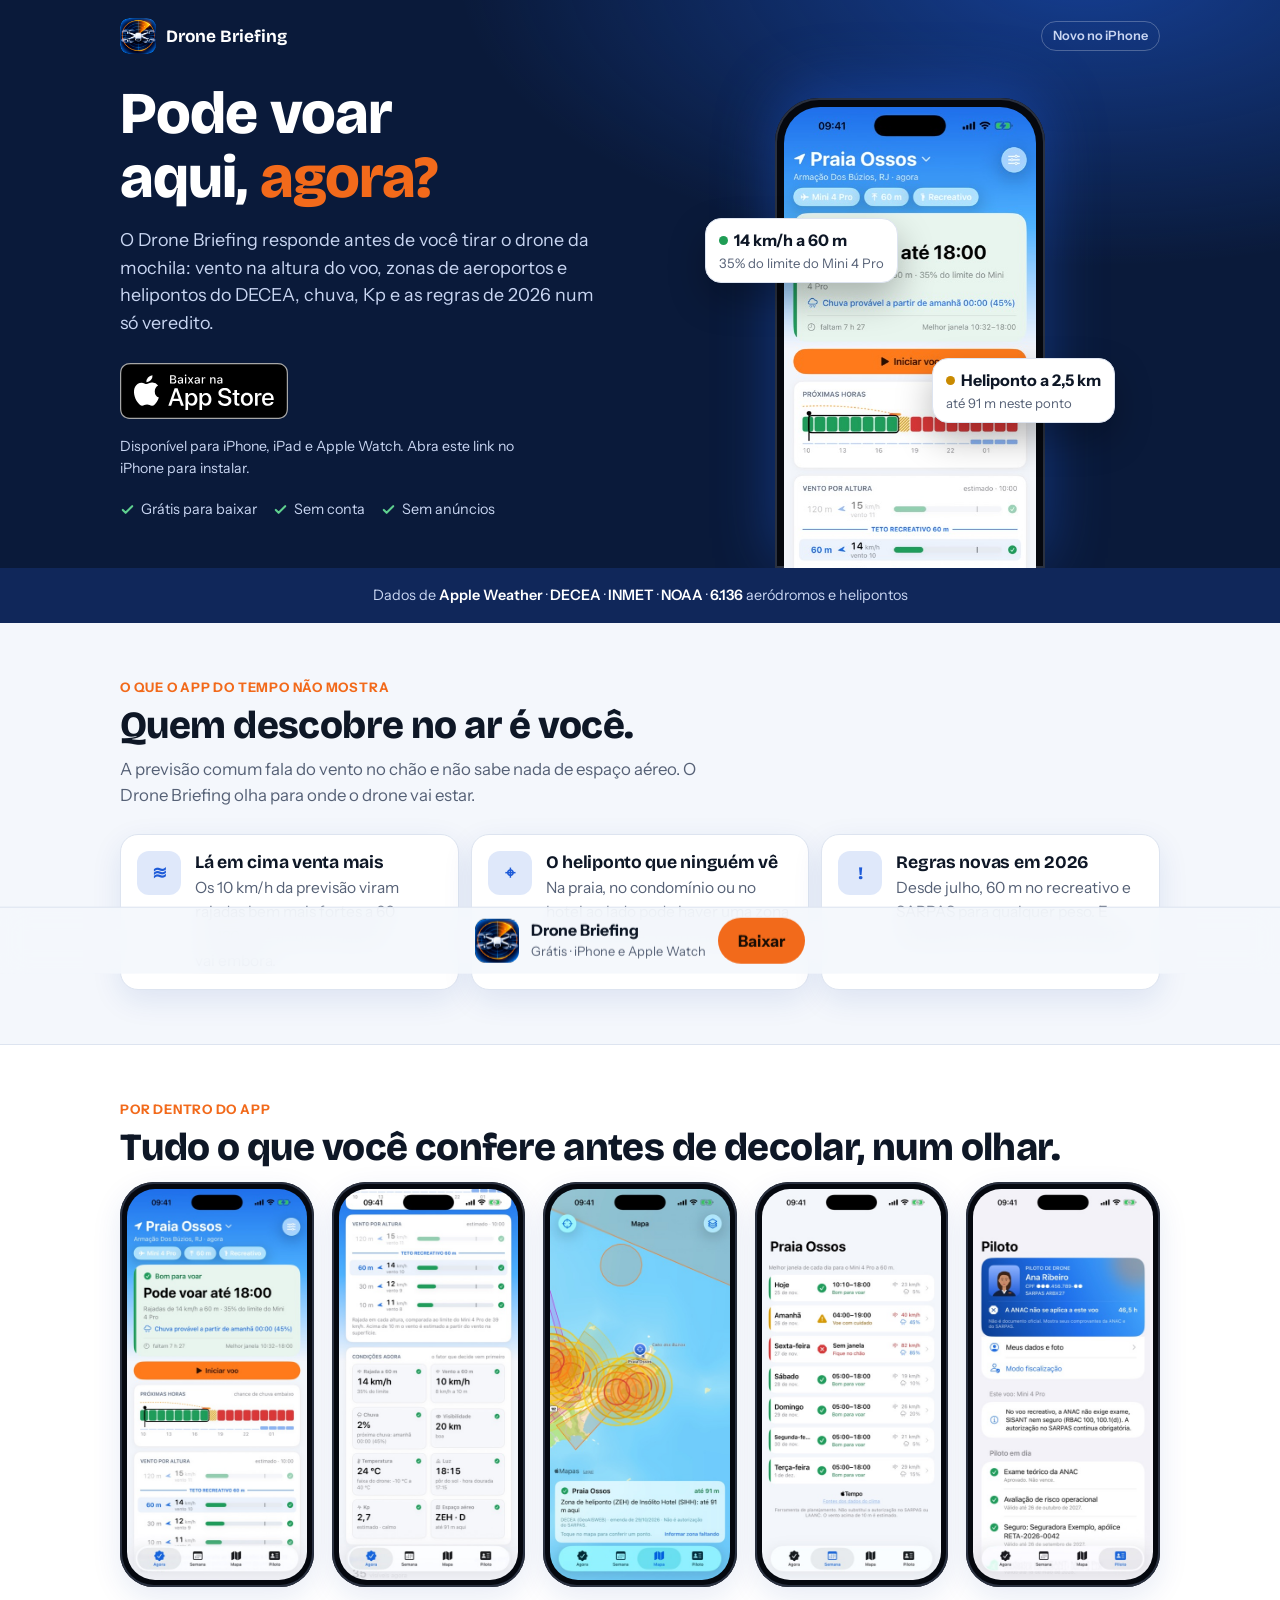
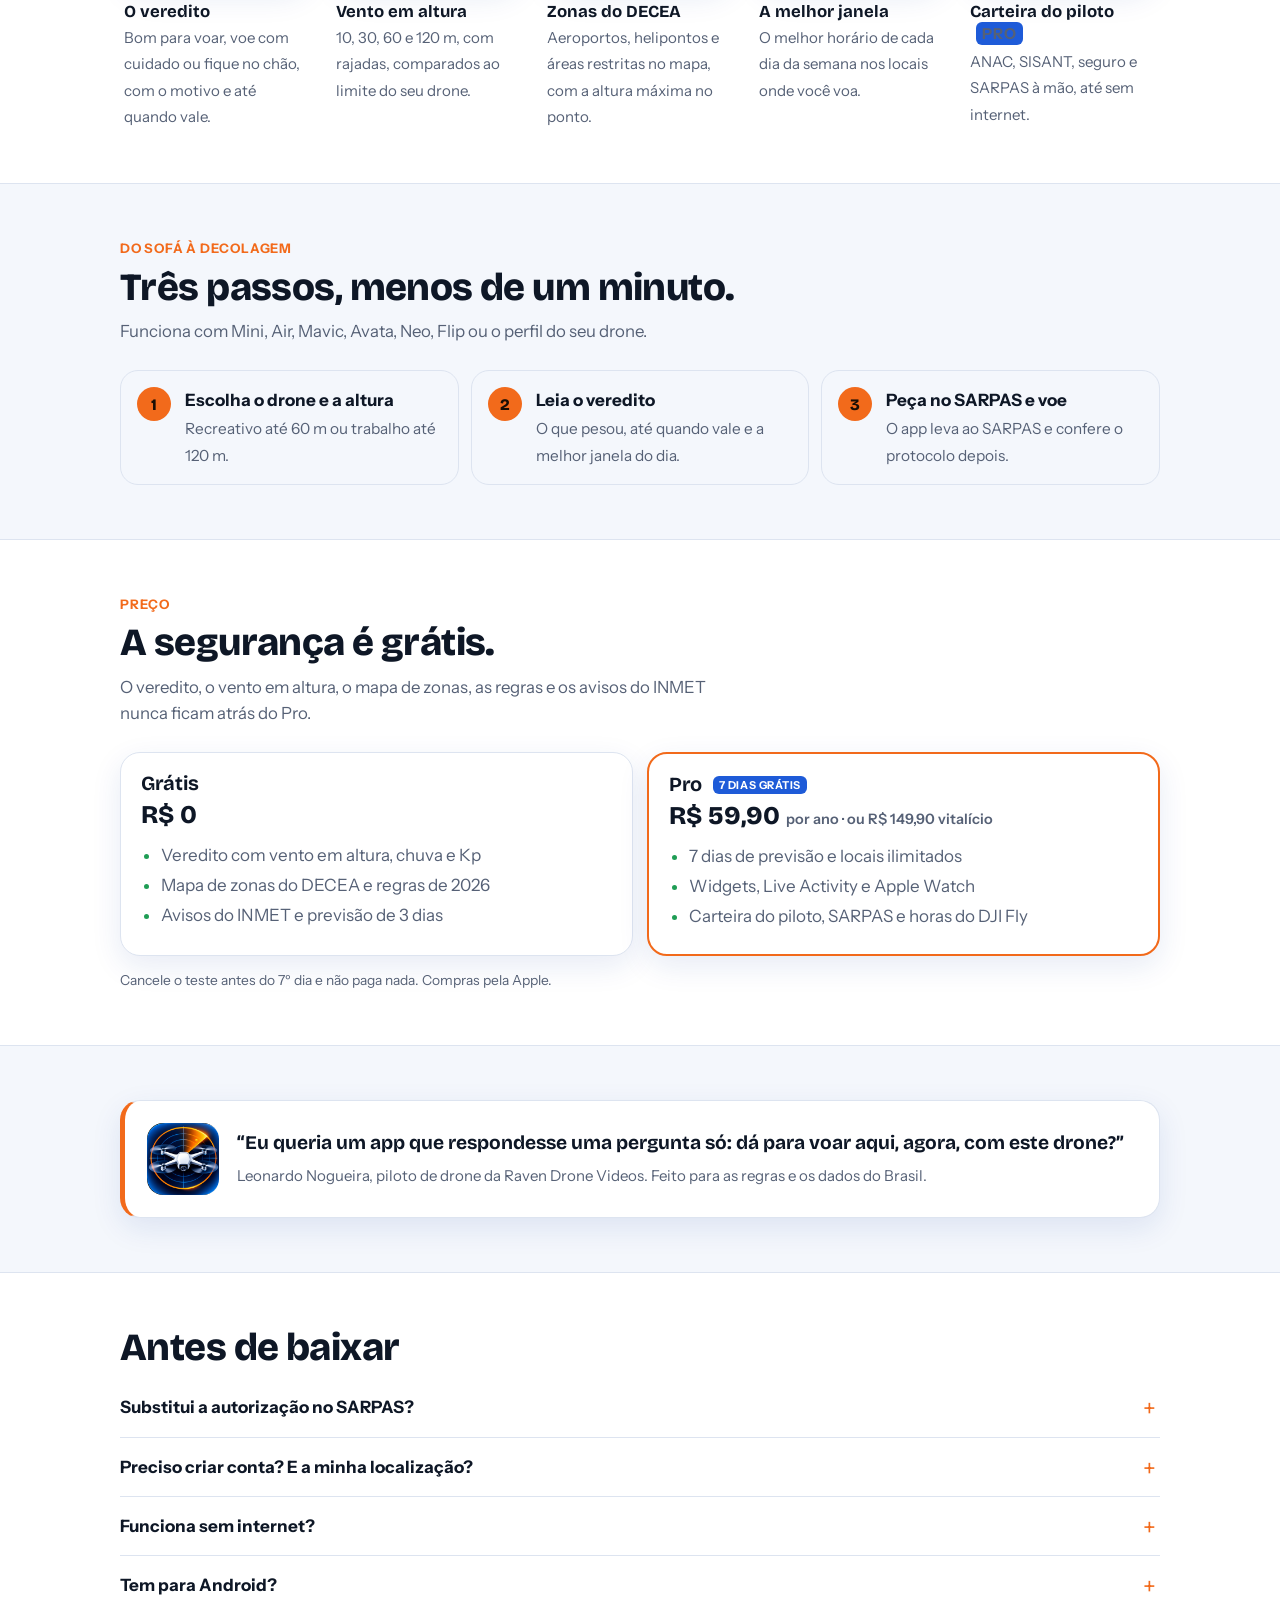
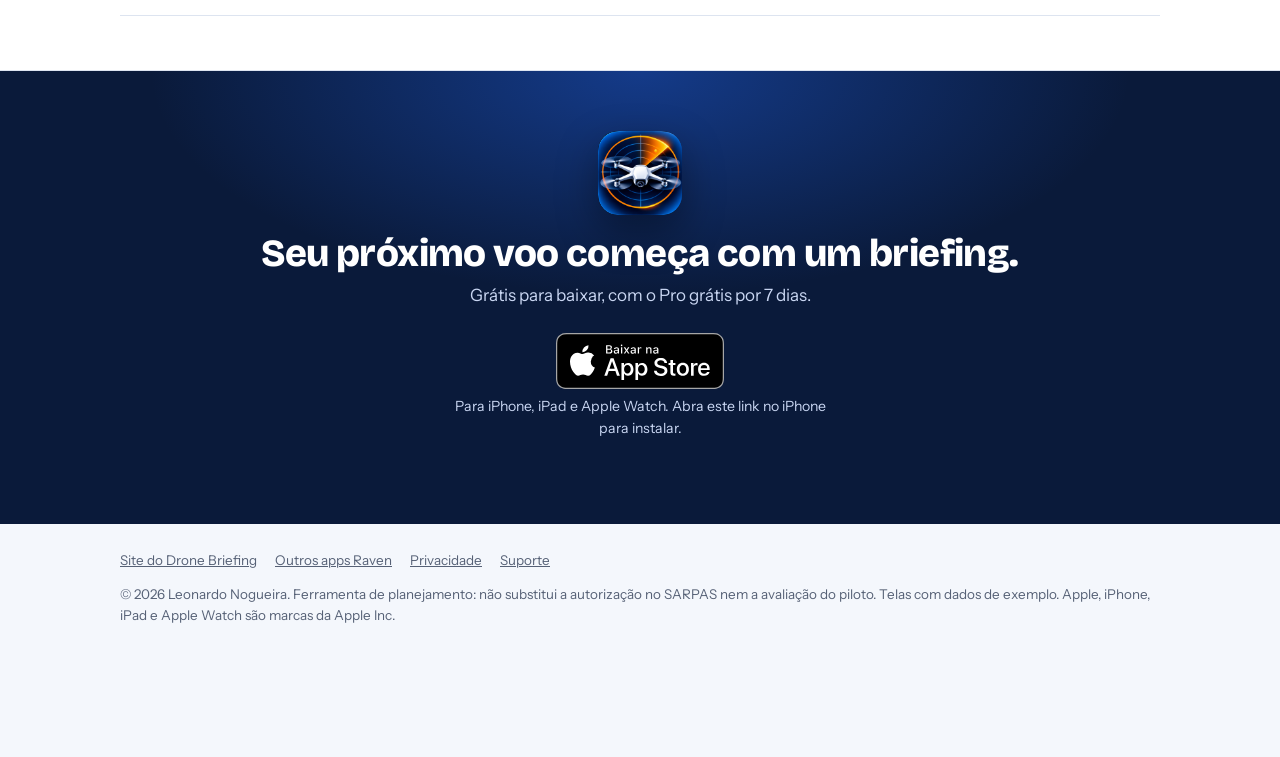
<file: instagram/index.html>
<!doctype html>
<html lang="pt-BR">
<head>
<meta charset="utf-8">
<meta name="viewport" content="width=device-width, initial-scale=1, viewport-fit=cover">
<title>Drone Briefing: pode voar aqui, agora?</title>
<meta name="description" content="Vento na altura do voo, zonas do DECEA, chuva, Kp e as regras de 2026 num só veredito, para o seu drone. Grátis no iPhone.">
<meta name="robots" content="noindex, follow">
<link rel="canonical" href="https://dronebriefing.ravendronevideos.com.br/">
<meta property="og:type" content="website">
<meta property="og:locale" content="pt_BR">
<meta property="og:site_name" content="Drone Briefing">
<meta property="og:title" content="Pode voar aqui, agora? Pergunte ao Drone Briefing">
<meta property="og:description" content="Vento a 60 m, helipontos escondidos e as regras de 2026 num só veredito. Grátis no iPhone.">
<meta property="og:url" content="https://dronebriefing.ravendronevideos.com.br/instagram/">
<meta property="og:image" content="https://dronebriefing.ravendronevideos.com.br/assets/icon-512.png">
<meta name="twitter:card" content="summary">
<meta name="theme-color" content="#0A1A3A">
<link rel="icon" type="image/png" href="../assets/icon-64.png">
<link rel="apple-touch-icon" href="../assets/icon-180.png">
<link rel="preload" as="image" href="../assets/screens/now-pt.jpg?v=2">
<link rel="preconnect" href="https://fonts.googleapis.com">
<link rel="preconnect" href="https://fonts.gstatic.com" crossorigin>
<link href="https://fonts.googleapis.com/css2?family=Bricolage+Grotesque:opsz,wght@12..96,700;12..96,800&family=Instrument+Sans:wght@400;600;700&display=swap" rel="stylesheet">
<style>
:root {
  --night: #0A1A3A;          /* topo e chamada final */
  --night-2: #10275A;
  --blue: #1E5BD8;
  --sky: #8FB0FF;
  --orange: #F26A1B;
  --on-orange: #1A0E05;
  --go: #1F9D55; --caution: #C98A00; --nogo: #D33A2C;
  --bg: #F4F7FC; --card: #FFFFFF; --ink: #0E1726; --muted: #566176; --line: #DDE4F0;
  --shadow: 0 10px 30px rgba(15, 58, 153, .10);
  --font: "Instrument Sans", -apple-system, BlinkMacSystemFont, "Segoe UI", sans-serif;
  --display: "Bricolage Grotesque", var(--font);
}
@media (prefers-color-scheme: dark) {
  :root { --bg: #0B111C; --card: #141C2B; --ink: #EEF2FA; --muted: #9AA6BC; --line: #243049; --shadow: 0 10px 30px rgba(0,0,0,.35); }
}
* { box-sizing: border-box; }
html { scroll-behavior: smooth; -webkit-text-size-adjust: 100%; }
@media (prefers-reduced-motion: reduce) { html { scroll-behavior: auto; } }
body { margin: 0; background: var(--bg); color: var(--ink); font: 17px/1.55 var(--font); -webkit-font-smoothing: antialiased; padding-bottom: calc(88px + env(safe-area-inset-bottom, 0px)); }
img { display: block; max-width: 100%; height: auto; }
a { color: inherit; }
p, li, summary { text-wrap: pretty; }
h1, h2, h3 { font-family: var(--display); line-height: 1.08; letter-spacing: -.015em; text-wrap: balance; }
:focus-visible { outline: 3px solid var(--orange); outline-offset: 3px; border-radius: 6px; }
.w { width: min(1040px, 100% - 32px); margin-inline: auto; }

/* Botão de download */
.cta { display: flex; align-items: center; justify-content: center; gap: 10px; width: 100%; min-height: 58px; padding: 12px 22px;
  border-radius: 16px; background: var(--orange); color: var(--on-orange); font-weight: 700; font-size: 1.1rem; text-decoration: none;
  box-shadow: 0 14px 30px -14px rgba(242, 106, 27, .9); }
.cta:hover { filter: brightness(1.06); }
.cta svg { width: 22px; height: 22px; flex: none; }
.badge { display: inline-block; padding: 14px; margin: -14px; line-height: 0; border-radius: 12px; }
.badge img { height: 56px; width: auto; }
.cta-note { margin: 10px 0 0; font-size: .88rem; text-align: center; }
.only-other { display: none; }
html.not-ios .only-other { display: block; }

/* Topo */
.hero { background: radial-gradient(900px 420px at 85% -5%, rgba(30, 91, 216, .55), transparent 70%), var(--night); color: #fff;
  padding: max(18px, env(safe-area-inset-top, 0px)) 0 0; overflow: hidden; }
.bar { display: flex; align-items: center; justify-content: space-between; gap: 12px; padding-bottom: 28px; }
.brand { display: flex; align-items: center; gap: 10px; font: 700 1.08rem var(--display); text-decoration: none; }
.brand img { width: 36px; height: 36px; border-radius: 9px; }
.pill { font-size: .8rem; font-weight: 600; color: #C9D6F2; border: 1px solid rgba(255,255,255,.25); border-radius: 999px; padding: 4px 11px; white-space: nowrap; }
.hero-grid { display: grid; grid-template-columns: 1fr 1fr; gap: 40px; align-items: end; }
.hero-copy { padding-bottom: 48px; }
h1 { font-size: clamp(2.35rem, 9vw, 3.7rem); margin: 0 0 16px; font-weight: 800; }
h1 em { font-style: normal; color: var(--orange); }
.sub { margin: 0 0 26px; font-size: 1.12rem; color: #C9D6F2; max-width: 30em; }
.hero .cta-box { max-width: 400px; }
.hero .cta-note { text-align: left; }
.hero .cta-note { color: #C9D6F2; }
.ticks { list-style: none; display: flex; flex-wrap: wrap; justify-content: flex-start; gap: 6px 16px; margin: 18px 0 0; padding: 0; font-size: .9rem; color: #C9D6F2; max-width: 400px; }
.ticks li { display: flex; align-items: center; gap: 6px; }
.ticks svg { width: 15px; height: 15px; color: #5FD08F; }

.phone-stage { position: relative; display: flex; justify-content: center; height: 470px; }
.phone { width: 270px; border-radius: 44px 44px 0 0; padding: 9px 9px 0; background: #05080F; box-shadow: 0 -10px 60px rgba(30, 91, 216, .45), inset 0 0 0 2px #2a3140; overflow: hidden; }
.phone img { border-radius: 36px 36px 0 0; width: 100%; }
.chip { position: absolute; z-index: 2; background: var(--card); color: var(--ink); border: 1px solid var(--line); box-shadow: 0 16px 36px rgba(0, 0, 0, .28);
  border-radius: 16px; padding: 9px 13px; font-size: .82rem; color: var(--muted); white-space: nowrap; }
.chip b { display: block; color: var(--ink); font-size: 1rem; }
.chip i { display: inline-block; width: 9px; height: 9px; border-radius: 50%; margin-right: 6px; vertical-align: 1px; font-style: normal; }
.chip.a { left: calc(50% - 205px); top: 120px; }
.chip.b { right: calc(50% - 205px); top: 260px; }
@media (max-width: 820px) {
  .hero-grid { grid-template-columns: 1fr; gap: 0; }
  .hero-copy { padding-bottom: 34px; }
  .hero .cta-box, .ticks { max-width: none; }
  .phone-stage { height: 400px; }
  .phone { width: 240px; }
  .chip.a { left: max(0px, calc(50% - 185px)); top: 90px; }
  .chip.b { right: max(0px, calc(50% - 185px)); top: 230px; }
}
@media (max-width: 360px) { .chip { font-size: .74rem; } .chip b { font-size: .9rem; } }

/* Fontes */
.sources { background: var(--night-2); color: #C9D6F2; text-align: center; padding: 16px 0; font-size: .9rem; }
.sources b { color: #fff; font-weight: 600; }

/* Seções */
section { padding: 54px 0; }
section.alt { background: var(--card); border-block: 1px solid var(--line); }
h2 { font-size: clamp(1.7rem, 6.4vw, 2.4rem); margin: 0 0 10px; font-weight: 800; }
.lead { margin: 0 0 26px; color: var(--muted); font-size: 1.05rem; max-width: 36em; }
.kicker { margin: 0 0 8px; font-size: .82rem; font-weight: 700; letter-spacing: .06em; text-transform: uppercase; color: var(--orange); }

.pains { list-style: none; margin: 0; padding: 0; display: grid; gap: 12px; grid-template-columns: repeat(3, 1fr); }
@media (max-width: 760px) { .pains { grid-template-columns: 1fr; } }
.pains li { display: grid; grid-template-columns: 44px 1fr; gap: 14px; align-items: start; background: var(--card); border: 1px solid var(--line); border-radius: 18px; padding: 16px; box-shadow: var(--shadow); }
.pains .n { display: grid; place-items: center; width: 44px; height: 44px; border-radius: 12px; background: color-mix(in srgb, var(--blue) 14%, transparent); color: var(--blue); font: 800 1.1rem var(--display); }
@media (prefers-color-scheme: dark) { .pains .n { color: var(--sky); } }
.pains h3 { margin: 2px 0 4px; font-size: 1.1rem; }
.pains p { margin: 0; color: var(--muted); font-size: .97rem; }

/* Telas */
.rail { display: grid; grid-auto-flow: column; grid-auto-columns: min(250px, 70%); gap: 18px; overflow-x: auto; scroll-snap-type: x mandatory; padding: 4px 16px 18px; margin: 0 -16px;
  scrollbar-width: none; -webkit-overflow-scrolling: touch; }
.rail::-webkit-scrollbar { display: none; }
.shot { scroll-snap-align: center; margin: 0; }
.shot .frame { border-radius: 34px; padding: 7px; background: #05080F; box-shadow: var(--shadow), inset 0 0 0 2px #2a3140; }
.shot img { border-radius: 28px; width: 100%; }
.shot figcaption { padding: 14px 4px 0; }
.shot figcaption b { display: block; font: 700 1.05rem var(--display); margin-bottom: 2px; }
.shot figcaption span { color: var(--muted); font-size: .94rem; }
.tag-pro { display: inline-block; font: 700 .68rem var(--font); letter-spacing: .05em; color: #fff; background: var(--blue); border-radius: 6px; padding: 2px 6px; margin-left: 6px; vertical-align: 2px; }
.swipe { display: flex; align-items: center; gap: 6px; margin: 0 0 14px; color: var(--muted); font-size: .88rem; }
@media (min-width: 1100px) { .swipe { display: none; } .rail { grid-auto-flow: row; grid-template-columns: repeat(5, 1fr); overflow: visible; margin: 0; padding: 4px 0 0; } }

/* Passos */
.steps { list-style: none; counter-reset: s; margin: 0; padding: 0; display: grid; gap: 12px; grid-template-columns: repeat(3, 1fr); }
@media (max-width: 760px) { .steps { grid-template-columns: 1fr; } }
.steps li { counter-increment: s; position: relative; padding: 16px 16px 16px 64px; border-radius: 18px; background: var(--bg); border: 1px solid var(--line); }
.steps li::before { content: counter(s); position: absolute; left: 16px; top: 16px; width: 34px; height: 34px; border-radius: 50%; display: grid; place-items: center; background: var(--orange); color: var(--on-orange); font: 800 1rem var(--display); }
.steps b { display: block; margin-bottom: 2px; }
.steps span { color: var(--muted); font-size: .96rem; }

/* Planos */
.plans { display: grid; gap: 14px; grid-template-columns: 1fr 1fr; }
@media (max-width: 760px) { .plans { grid-template-columns: 1fr; } }
.plan { background: var(--card); border: 1px solid var(--line); border-radius: 20px; padding: 20px; box-shadow: var(--shadow); }
.plan.pro { border: 2px solid var(--orange); }
.plan h3 { margin: 0 0 4px; font-size: 1.25rem; }
.plan .price { margin: 0 0 12px; font: 800 1.6rem var(--display); }
.plan .price small { font: 600 .9rem var(--font); color: var(--muted); }
.plan ul { margin: 0; padding-left: 20px; color: var(--muted); }
.plan li { margin: 4px 0; }
.plan li::marker { color: var(--go); }
.fine { margin: 14px 0 0; font-size: .86rem; color: var(--muted); }

/* Autor */
.author { display: grid; grid-template-columns: auto 1fr; gap: 18px; align-items: center; background: var(--card); border: 1px solid var(--line); border-left: 5px solid var(--orange); border-radius: 20px; padding: 22px; box-shadow: var(--shadow); }
.author img { width: 72px; height: 72px; border-radius: 16px; }
.author blockquote { margin: 0; font: 700 1.2rem/1.35 var(--display); }
.author p { margin: 8px 0 0; color: var(--muted); font-size: .94rem; }
@media (max-width: 520px) { .author { grid-template-columns: 1fr; } }

/* Dúvidas */
.faq details { border-bottom: 1px solid var(--line); }
.faq summary { cursor: pointer; list-style: none; padding: 16px 32px 16px 0; font-weight: 700; position: relative; }
.faq summary::-webkit-details-marker { display: none; }
.faq summary::after { content: "+"; position: absolute; right: 4px; top: 12px; font-size: 1.5rem; font-weight: 400; color: var(--orange); }
.faq details[open] summary::after { content: "–"; }
.faq p { margin: 0 0 16px; color: var(--muted); }

/* Chamada final */
.final { background: radial-gradient(700px 320px at 50% 0%, rgba(30, 91, 216, .5), transparent 70%), var(--night); color: #fff; text-align: center; padding: 60px 0; }
.final .app-icon { width: 84px; height: 84px; border-radius: 20px; margin: 0 auto 18px; box-shadow: 0 16px 40px rgba(0,0,0,.4); }
.final h2 { margin-bottom: 8px; }
.final p { color: #C9D6F2; margin: 0 0 24px; }
.final .cta-box { max-width: 400px; margin: 0 auto; }
.final .cta-note { color: #C9D6F2; }

footer { padding: 26px 0 30px; font-size: .84rem; color: var(--muted); }
footer nav { display: flex; flex-wrap: wrap; gap: 8px 18px; margin-bottom: 10px; }
footer a { color: var(--muted); }

/* Barra fixa (aparece depois do primeiro botão) */
.sticky { position: fixed; left: 0; right: 0; bottom: 0; z-index: 20; padding: 10px 16px calc(10px + env(safe-area-inset-bottom, 0px));
  background: color-mix(in srgb, var(--bg) 88%, transparent); backdrop-filter: saturate(1.6) blur(14px); -webkit-backdrop-filter: saturate(1.6) blur(14px);
  border-top: 1px solid var(--line); display: flex; align-items: center; gap: 12px; transform: translateY(110%); transition: transform .25s ease; }
.sticky.on { transform: none; }
@media (prefers-reduced-motion: reduce) { .sticky { transition: none; } }
.sticky img { width: 44px; height: 44px; border-radius: 11px; flex: none; }
.sticky .t { flex: 1; min-width: 0; line-height: 1.25; }
.sticky .t b { display: block; font-size: .98rem; }
.sticky .t span { font-size: .8rem; color: var(--muted); }
.sticky .cta { width: auto; min-height: 46px; padding: 10px 20px; font-size: 1rem; border-radius: 999px; box-shadow: none; }
@media (min-width: 900px) { .sticky { justify-content: center; } .sticky .t { flex: 0 1 auto; } }
</style>
</head>
<body>

<header class="hero">
  <div class="w">
    <div class="bar">
      <a class="brand" href="../"><img src="../assets/icon-64.png" alt="" width="36" height="36">Drone Briefing</a>
      <span class="pill">Novo no iPhone</span>
    </div>
    <div class="hero-grid">
      <div class="hero-copy">
        <h1>Pode voar aqui, <em>agora?</em></h1>
        <p class="sub">O Drone Briefing responde antes de você tirar o drone da mochila: vento na altura do voo, zonas de aeroportos e helipontos do DECEA, chuva, Kp e as regras de 2026 num só veredito.</p>
        <div class="cta-box">
          <a class="badge" data-cta="hero" href="https://apps.apple.com/app/apple-store/id6838916058?pt=129602558&amp;ct=Instagram&amp;mt=8"><img src="../assets/badge-app-store-pt.svg" alt="Baixar o Drone Briefing na App Store" width="168" height="56"></a>
          <p class="cta-note only-other">Disponível para iPhone, iPad e Apple Watch. Abra este link no iPhone para instalar.</p>
        </div>
        <ul class="ticks">
          <li><svg viewBox="0 0 16 16" aria-hidden="true"><path d="M3 8.5l3 3 7-7" fill="none" stroke="currentColor" stroke-width="2.2" stroke-linecap="round" stroke-linejoin="round"/></svg>Grátis para baixar</li>
          <li><svg viewBox="0 0 16 16" aria-hidden="true"><path d="M3 8.5l3 3 7-7" fill="none" stroke="currentColor" stroke-width="2.2" stroke-linecap="round" stroke-linejoin="round"/></svg>Sem conta</li>
          <li><svg viewBox="0 0 16 16" aria-hidden="true"><path d="M3 8.5l3 3 7-7" fill="none" stroke="currentColor" stroke-width="2.2" stroke-linecap="round" stroke-linejoin="round"/></svg>Sem anúncios</li>
        </ul>
      </div>
      <div class="phone-stage" aria-hidden="true">
        <div class="phone"><img src="../assets/screens/now-pt.jpg?v=2" alt="" width="414" height="900" fetchpriority="high"></div>
        <div class="chip a"><b><i style="background:var(--go)"></i>14 km/h a 60 m</b>35% do limite do Mini 4 Pro</div>
        <div class="chip b"><b><i style="background:var(--caution)"></i>Heliponto a 2,5 km</b>até 91 m neste ponto</div>
      </div>
    </div>
  </div>
</header>

<div class="sources"><div class="w">Dados de <b>Apple Weather</b> · <b>DECEA</b> · <b>INMET</b> · <b>NOAA</b> · <b>6.136</b> aeródromos e helipontos</div></div>

<main>

<section>
  <div class="w">
    <p class="kicker">O que o app do tempo não mostra</p>
    <h2>Quem descobre no ar é você.</h2>
    <p class="lead">A previsão comum fala do vento no chão e não sabe nada de espaço aéreo. O Drone Briefing olha para onde o drone vai estar.</p>
    <ul class="pains">
      <li><span class="n">≋</span><div><h3>Lá em cima venta mais</h3><p>Os 10 km/h da previsão viram rajadas bem mais fortes a 60 ou 120 m. É ali que a bateria vai embora.</p></div></li>
      <li><span class="n">⌖</span><div><h3>O heliponto que ninguém vê</h3><p>Na praia, no condomínio ou no hotel ao lado pode haver uma zona de restrição de vários quilômetros.</p></div></li>
      <li><span class="n">!</span><div><h3>Regras novas em 2026</h3><p>Desde julho, 60 m no recreativo e SARPAS para qualquer peso. E muda de novo em janeiro de 2027.</p></div></li>
    </ul>
  </div>
</section>

<section class="alt">
  <div class="w">
    <p class="kicker">Por dentro do app</p>
    <h2>Tudo o que você confere antes de decolar, num olhar.</h2>
    <p class="swipe" aria-hidden="true">Deslize para ver <svg width="16" height="16" viewBox="0 0 16 16"><path d="M3 8h10m-4-4 4 4-4 4" fill="none" stroke="currentColor" stroke-width="1.8" stroke-linecap="round" stroke-linejoin="round"/></svg></p>
    <div class="rail" tabindex="0" aria-label="Telas do app">
      <figure class="shot"><div class="frame"><img src="../assets/screens/now-pt.jpg?v=2" alt="Tela Agora com o veredito Pode voar até 18:00" width="414" height="900" loading="lazy"></div><figcaption><b>O veredito</b><span>Bom para voar, voe com cuidado ou fique no chão, com o motivo e até quando vale.</span></figcaption></figure>
      <figure class="shot"><div class="frame"><img src="../assets/screens/wind-pt.jpg?v=2" alt="Vento a 10, 30, 60 e 120 metros com o teto recreativo marcado" width="414" height="900" loading="lazy"></div><figcaption><b>Vento em altura</b><span>10, 30, 60 e 120 m, com rajadas, comparados ao limite do seu drone.</span></figcaption></figure>
      <figure class="shot"><div class="frame"><img src="../assets/screens/map-pt.jpg?v=2" alt="Mapa com zonas de helipontos e aeroportos do DECEA" width="414" height="900" loading="lazy"></div><figcaption><b>Zonas do DECEA</b><span>Aeroportos, helipontos e áreas restritas no mapa, com a altura máxima no ponto.</span></figcaption></figure>
      <figure class="shot"><div class="frame"><img src="../assets/screens/week-pt.jpg?v=2" alt="A semana com a melhor janela de cada dia" width="414" height="900" loading="lazy"></div><figcaption><b>A melhor janela</b><span>O melhor horário de cada dia da semana nos locais onde você voa.</span></figcaption></figure>
      <figure class="shot"><div class="frame"><img src="../assets/screens/pilot-pt.jpg?v=2" alt="Carteira do piloto com documentos em dia" width="414" height="900" loading="lazy"></div><figcaption><b>Carteira do piloto <span class="tag-pro">PRO</span></b><span>ANAC, SISANT, seguro e SARPAS à mão, até sem internet.</span></figcaption></figure>
    </div>
  </div>
</section>

<section>
  <div class="w">
    <p class="kicker">Do sofá à decolagem</p>
    <h2>Três passos, menos de um minuto.</h2>
    <p class="lead">Funciona com Mini, Air, Mavic, Avata, Neo, Flip ou o perfil do seu drone.</p>
    <ol class="steps">
      <li><b>Escolha o drone e a altura</b><span>Recreativo até 60 m ou trabalho até 120 m.</span></li>
      <li><b>Leia o veredito</b><span>O que pesou, até quando vale e a melhor janela do dia.</span></li>
      <li><b>Peça no SARPAS e voe</b><span>O app leva ao SARPAS e confere o protocolo depois.</span></li>
    </ol>
  </div>
</section>

<section class="alt">
  <div class="w">
    <p class="kicker">Preço</p>
    <h2>A segurança é grátis.</h2>
    <p class="lead">O veredito, o vento em altura, o mapa de zonas, as regras e os avisos do INMET nunca ficam atrás do Pro.</p>
    <div class="plans">
      <div class="plan">
        <h3>Grátis</h3>
        <p class="price">R$ 0</p>
        <ul>
          <li>Veredito com vento em altura, chuva e Kp</li>
          <li>Mapa de zonas do DECEA e regras de 2026</li>
          <li>Avisos do INMET e previsão de 3 dias</li>
        </ul>
      </div>
      <div class="plan pro">
        <h3>Pro <span class="tag-pro">7 DIAS GRÁTIS</span></h3>
        <p class="price">R$ 59,90 <small>por ano · ou R$ 149,90 vitalício</small></p>
        <ul>
          <li>7 dias de previsão e locais ilimitados</li>
          <li>Widgets, Live Activity e Apple Watch</li>
          <li>Carteira do piloto, SARPAS e horas do DJI Fly</li>
        </ul>
      </div>
    </div>
    <p class="fine">Cancele o teste antes do 7º dia e não paga nada. Compras pela Apple.</p>
  </div>
</section>

<section>
  <div class="w">
    <div class="author">
      <img src="../assets/icon-256.png" alt="" width="72" height="72" loading="lazy">
      <div>
        <blockquote>“Eu queria um app que respondesse uma pergunta só: dá para voar aqui, agora, com este drone?”</blockquote>
        <p>Leonardo Nogueira, piloto de drone da Raven Drone Videos. Feito para as regras e os dados do Brasil.</p>
      </div>
    </div>
  </div>
</section>

<section class="alt">
  <div class="w faq">
    <h2>Antes de baixar</h2>
    <details><summary>Substitui a autorização no SARPAS?</summary><p>Não. O Drone Briefing é uma ferramenta de planejamento. A autorização continua sendo pedida no SARPAS, e a decisão final é sempre do piloto.</p></details>
    <details><summary>Preciso criar conta? E a minha localização?</summary><p>Não há conta, anúncios nem rastreio. Só a coordenada do local, arredondada para cerca de 1 km, vai ao Apple Weather para buscar a previsão. As zonas são calculadas no próprio iPhone.</p></details>
    <details><summary>Funciona sem internet?</summary><p>O mapa de zonas, as regras e a carteira do piloto funcionam offline. A previsão precisa de internet para atualizar.</p></details>
    <details><summary>Tem para Android?</summary><p>Não. O Drone Briefing é para iPhone, iPad e Apple Watch, com iOS 18 ou mais novo.</p></details>
  </div>
</section>

<section class="final">
  <div class="w">
    <img class="app-icon" src="../assets/icon-256.png" alt="" width="84" height="84" loading="lazy">
    <h2>Seu próximo voo começa com um briefing.</h2>
    <p>Grátis para baixar, com o Pro grátis por 7 dias.</p>
    <div class="cta-box">
      <a class="badge" data-cta="final" href="https://apps.apple.com/app/apple-store/id6838916058?pt=129602558&amp;ct=Instagram&amp;mt=8"><img src="../assets/badge-app-store-pt.svg" alt="Baixar o Drone Briefing na App Store" width="168" height="56"></a>
      <p class="cta-note only-other">Para iPhone, iPad e Apple Watch. Abra este link no iPhone para instalar.</p>
    </div>
  </div>
</section>

</main>

<footer>
  <div class="w">
    <nav aria-label="Links">
      <a href="../">Site do Drone Briefing</a>
      <a href="https://apps.ravendronevideos.com.br/">Outros apps Raven</a>
      <a href="../privacy.html">Privacidade</a>
      <a href="../support.html">Suporte</a>
    </nav>
    <p>© 2026 Leonardo Nogueira. Ferramenta de planejamento: não substitui a autorização no SARPAS nem a avaliação do piloto. Telas com dados de exemplo. Apple, iPhone, iPad e Apple Watch são marcas da Apple Inc.</p>
  </div>
</footer>

<div class="sticky" id="sticky" aria-hidden="true">
  <img src="../assets/icon-64.png" alt="" width="44" height="44">
  <div class="t"><b>Drone Briefing</b><span>Grátis · iPhone e Apple Watch</span></div>
  <a class="cta" data-cta="sticky" href="https://apps.apple.com/app/apple-store/id6838916058?pt=129602558&amp;ct=Instagram&amp;mt=8" tabindex="-1">Baixar</a>
</div>

<script>
(function () {
  var ua = navigator.userAgent || '';
  var ios = /iPhone|iPad|iPod/.test(ua) || (navigator.platform === 'MacIntel' && navigator.maxTouchPoints > 1);
  if (!ios) document.documentElement.classList.add('not-ios');

  // Barra fixa: aparece quando o botão do topo sai da tela e some na chamada final
  var bar = document.getElementById('sticky');
  var link = bar.querySelector('a');
  var heroCta = document.querySelector('[data-cta="hero"]');
  var finalCta = document.querySelector('.final');
  if (!('IntersectionObserver' in window)) { bar.classList.add('on'); return; }
  var heroOut = false, finalIn = false;
  function update() {
    var show = heroOut && !finalIn;
    bar.classList.toggle('on', show);
    bar.setAttribute('aria-hidden', show ? 'false' : 'true');
    link.tabIndex = show ? 0 : -1;
  }
  new IntersectionObserver(function (e) { heroOut = !e[0].isIntersecting && e[0].boundingClientRect.top < 0; update(); }).observe(heroCta);
  new IntersectionObserver(function (e) { finalIn = e[0].isIntersecting; update(); }).observe(finalCta);
})();
</script>
</body>
</html>
</file>
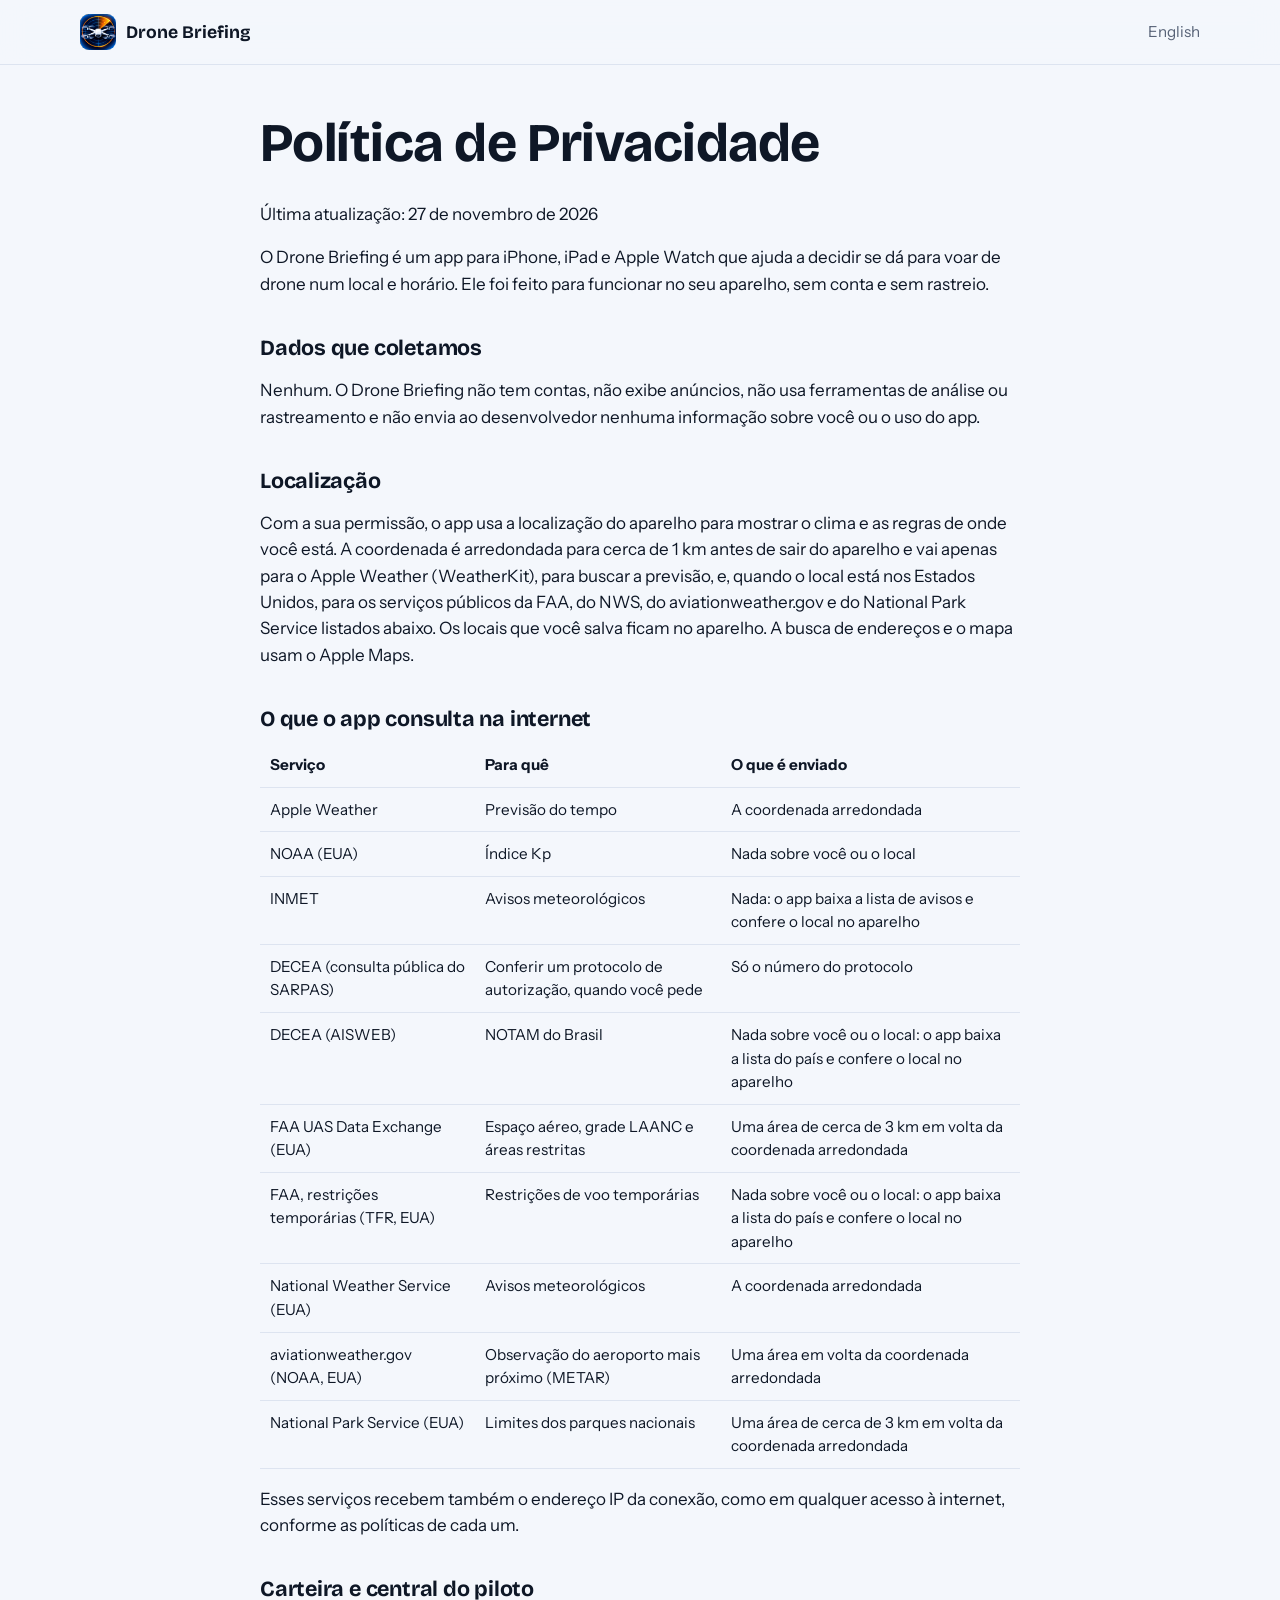
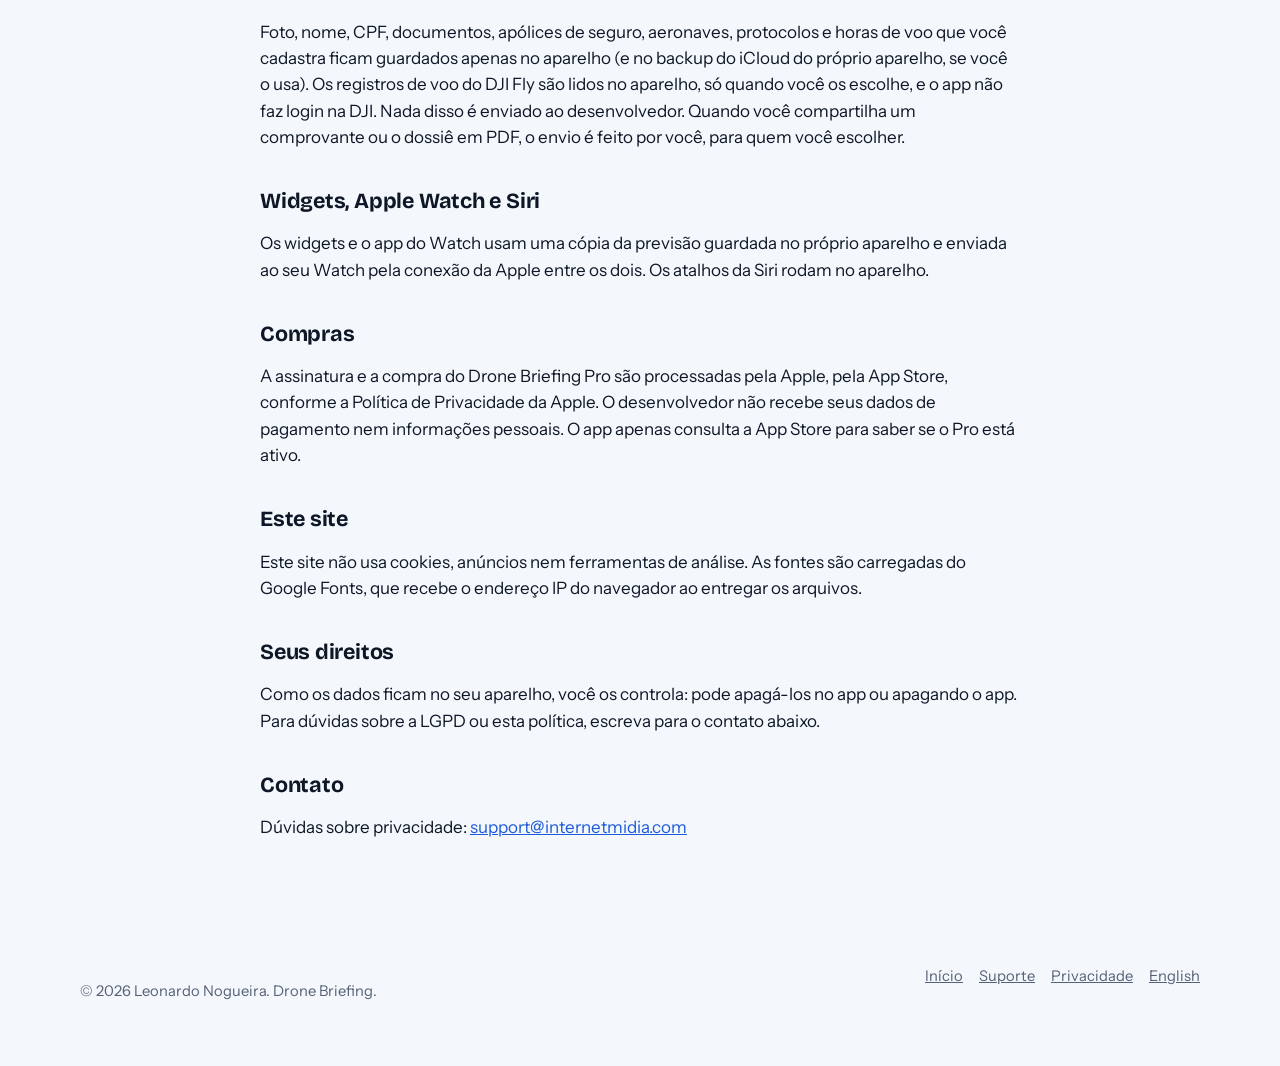
<file: privacy.html>
<!doctype html>
<html lang="pt-BR">
<head>
<meta charset="utf-8">
<meta name="viewport" content="width=device-width, initial-scale=1">
<title>Política de Privacidade · Drone Briefing</title>
<meta name="description" content="Como o Drone Briefing trata seus dados: sem conta, sem anúncios e sem rastreio. Só a coordenada arredondada do local sai do aparelho.">
<link rel="canonical" href="https://dronebriefing.ravendronevideos.com.br/privacy.html">
<link rel="alternate" hreflang="pt-BR" href="https://dronebriefing.ravendronevideos.com.br/privacy.html">
<link rel="alternate" hreflang="en" href="https://dronebriefing.ravendronevideos.com.br/en/privacy.html">
<meta name="theme-color" content="#1E5BD8">
<link rel="icon" type="image/png" href="assets/icon-64.png">
<link rel="preconnect" href="https://fonts.googleapis.com">
<link rel="preconnect" href="https://fonts.gstatic.com" crossorigin>
<link href="https://fonts.googleapis.com/css2?family=Bricolage+Grotesque:opsz,wght@12..96,700;12..96,800&family=Instrument+Sans:wght@400;600;700&display=swap" rel="stylesheet">
<link rel="stylesheet" href="style.css?v=2026-11-25">
</head>
<body>
<header class="topo">
  <div class="largura">
    <a class="marca" href="./"><img src="assets/icon-64.png" alt="" width="36" height="36">Drone Briefing</a>
    <div class="topo-acoes"><a class="idioma-link" href="en/privacy.html" hreflang="en" lang="en">English</a></div>
  </div>
</header>
<main class="texto">
  <div class="largura">
    <h1>Política de Privacidade</h1>
    <p class="atualizado">Última atualização: 27 de novembro de 2026</p>
    <p>O Drone Briefing é um app para iPhone, iPad e Apple Watch que ajuda a decidir se dá para voar de drone num local e horário. Ele foi feito para funcionar no seu aparelho, sem conta e sem rastreio.</p>

    <h2>Dados que coletamos</h2>
    <p>Nenhum. O Drone Briefing não tem contas, não exibe anúncios, não usa ferramentas de análise ou rastreamento e não envia ao desenvolvedor nenhuma informação sobre você ou o uso do app.</p>

    <h2>Localização</h2>
    <p>Com a sua permissão, o app usa a localização do aparelho para mostrar o clima e as regras de onde você está. A coordenada é arredondada para cerca de 1 km antes de sair do aparelho e vai apenas para o Apple Weather (WeatherKit), para buscar a previsão, e, quando o local está nos Estados Unidos, para os serviços públicos da FAA, do NWS, do aviationweather.gov e do National Park Service listados abaixo. Os locais que você salva ficam no aparelho. A busca de endereços e o mapa usam o Apple Maps.</p>

    <h2>O que o app consulta na internet</h2>
    <table class="tabela">
      <tr><th>Serviço</th><th>Para quê</th><th>O que é enviado</th></tr>
      <tr><td>Apple Weather</td><td>Previsão do tempo</td><td>A coordenada arredondada</td></tr>
      <tr><td>NOAA (EUA)</td><td>Índice Kp</td><td>Nada sobre você ou o local</td></tr>
      <tr><td>INMET</td><td>Avisos meteorológicos</td><td>Nada: o app baixa a lista de avisos e confere o local no aparelho</td></tr>
      <tr><td>DECEA (consulta pública do SARPAS)</td><td>Conferir um protocolo de autorização, quando você pede</td><td>Só o número do protocolo</td></tr>
      <tr><td>DECEA (AISWEB)</td><td>NOTAM do Brasil</td><td>Nada sobre você ou o local: o app baixa a lista do país e confere o local no aparelho</td></tr>
      <tr><td>FAA UAS Data Exchange (EUA)</td><td>Espaço aéreo, grade LAANC e áreas restritas</td><td>Uma área de cerca de 3 km em volta da coordenada arredondada</td></tr>
      <tr><td>FAA, restrições temporárias (TFR, EUA)</td><td>Restrições de voo temporárias</td><td>Nada sobre você ou o local: o app baixa a lista do país e confere o local no aparelho</td></tr>
      <tr><td>National Weather Service (EUA)</td><td>Avisos meteorológicos</td><td>A coordenada arredondada</td></tr>
      <tr><td>aviationweather.gov (NOAA, EUA)</td><td>Observação do aeroporto mais próximo (METAR)</td><td>Uma área em volta da coordenada arredondada</td></tr>
      <tr><td>National Park Service (EUA)</td><td>Limites dos parques nacionais</td><td>Uma área de cerca de 3 km em volta da coordenada arredondada</td></tr>
    </table>
    <p>Esses serviços recebem também o endereço IP da conexão, como em qualquer acesso à internet, conforme as políticas de cada um.</p>

    <h2>Carteira e central do piloto</h2>
    <p>Foto, nome, CPF, documentos, apólices de seguro, aeronaves, protocolos e horas de voo que você cadastra ficam guardados apenas no aparelho (e no backup do iCloud do próprio aparelho, se você o usa). Os registros de voo do DJI Fly são lidos no aparelho, só quando você os escolhe, e o app não faz login na DJI. Nada disso é enviado ao desenvolvedor. Quando você compartilha um comprovante ou o dossiê em PDF, o envio é feito por você, para quem você escolher.</p>

    <h2>Widgets, Apple Watch e Siri</h2>
    <p>Os widgets e o app do Watch usam uma cópia da previsão guardada no próprio aparelho e enviada ao seu Watch pela conexão da Apple entre os dois. Os atalhos da Siri rodam no aparelho.</p>

    <h2>Compras</h2>
    <p>A assinatura e a compra do Drone Briefing Pro são processadas pela Apple, pela App Store, conforme a Política de Privacidade da Apple. O desenvolvedor não recebe seus dados de pagamento nem informações pessoais. O app apenas consulta a App Store para saber se o Pro está ativo.</p>

    <h2>Este site</h2>
    <p>Este site não usa cookies, anúncios nem ferramentas de análise. As fontes são carregadas do Google Fonts, que recebe o endereço IP do navegador ao entregar os arquivos.</p>

    <h2>Seus direitos</h2>
    <p>Como os dados ficam no seu aparelho, você os controla: pode apagá-los no app ou apagando o app. Para dúvidas sobre a LGPD ou esta política, escreva para o contato abaixo.</p>

    <h2>Contato</h2>
    <p>Dúvidas sobre privacidade: <a href="mailto:support@internetmidia.com">support@internetmidia.com</a></p>
  </div>
</main>
<footer class="rodape">
  <div class="largura">
    <p>© 2026 Leonardo Nogueira. Drone Briefing.</p>
    <nav aria-label="Rodapé"><a href="./">Início</a><a href="support.html">Suporte</a><a href="privacy.html">Privacidade</a><a href="en/privacy.html" hreflang="en" lang="en">English</a></nav>
  </div>
</footer>
</body>
</html>
</file>
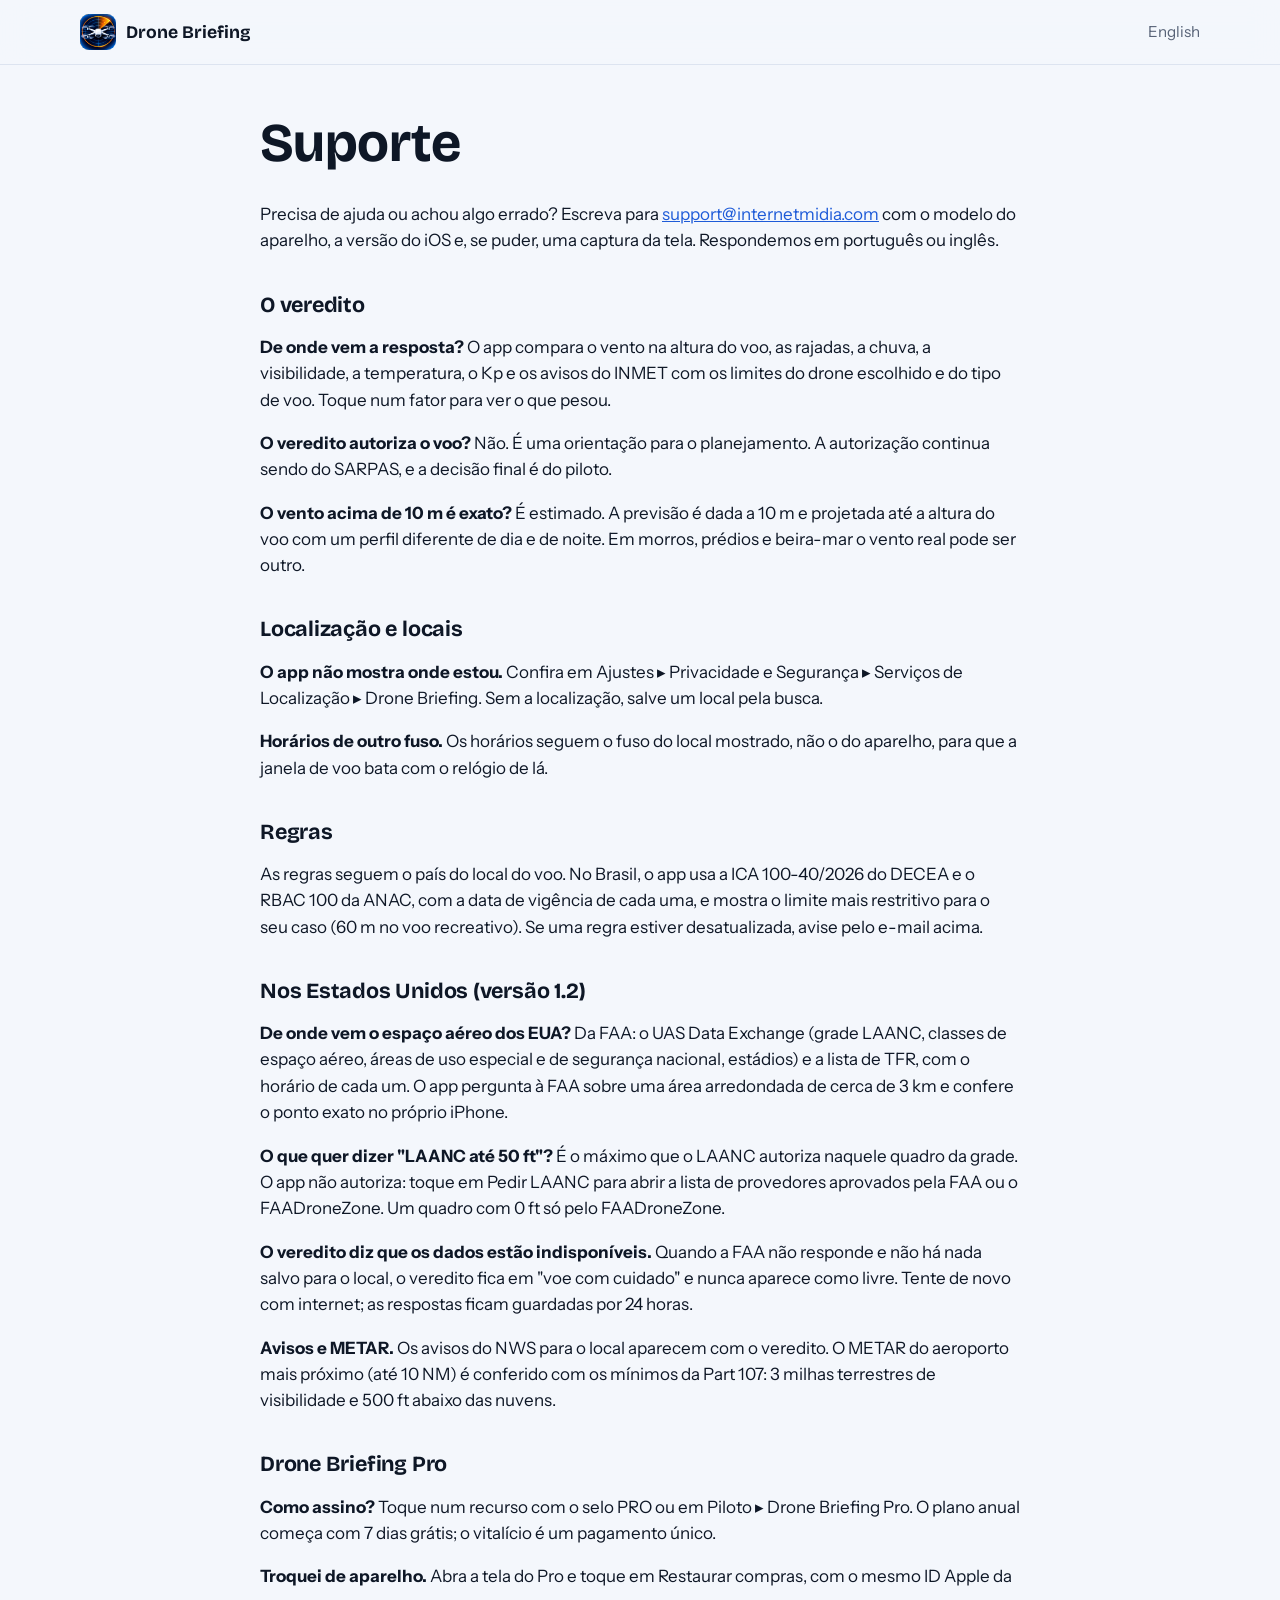
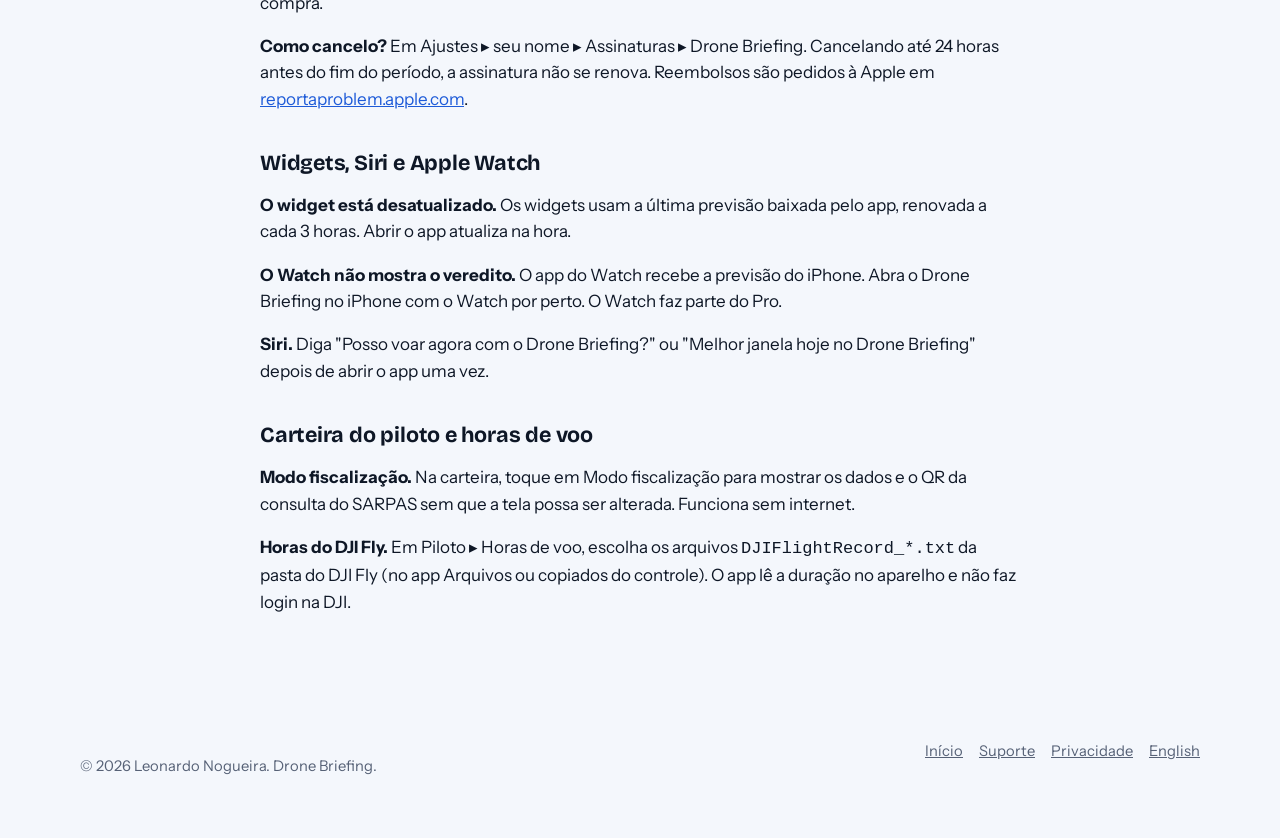
<file: support.html>
<!doctype html>
<html lang="pt-BR">
<head>
<meta charset="utf-8">
<meta name="viewport" content="width=device-width, initial-scale=1">
<title>Suporte · Drone Briefing</title>
<meta name="description" content="Ajuda do Drone Briefing: veredito, vento em altura, regras, assinatura Pro, widgets, Apple Watch e contato.">
<link rel="canonical" href="https://dronebriefing.ravendronevideos.com.br/support.html">
<link rel="alternate" hreflang="pt-BR" href="https://dronebriefing.ravendronevideos.com.br/support.html">
<link rel="alternate" hreflang="en" href="https://dronebriefing.ravendronevideos.com.br/en/support.html">
<meta name="theme-color" content="#1E5BD8">
<link rel="icon" type="image/png" href="assets/icon-64.png">
<link rel="preconnect" href="https://fonts.googleapis.com">
<link rel="preconnect" href="https://fonts.gstatic.com" crossorigin>
<link href="https://fonts.googleapis.com/css2?family=Bricolage+Grotesque:opsz,wght@12..96,700;12..96,800&family=Instrument+Sans:wght@400;600;700&display=swap" rel="stylesheet">
<link rel="stylesheet" href="style.css?v=2026-11-25">
</head>
<body>
<header class="topo">
  <div class="largura">
    <a class="marca" href="./"><img src="assets/icon-64.png" alt="" width="36" height="36">Drone Briefing</a>
    <div class="topo-acoes"><a class="idioma-link" href="en/support.html" hreflang="en" lang="en">English</a></div>
  </div>
</header>
<main class="texto">
  <div class="largura">
    <h1>Suporte</h1>
    <p>Precisa de ajuda ou achou algo errado? Escreva para <a href="mailto:support@internetmidia.com?subject=Drone%20Briefing">support@internetmidia.com</a> com o modelo do aparelho, a versão do iOS e, se puder, uma captura da tela. Respondemos em português ou inglês.</p>

    <h2>O veredito</h2>
    <p><strong>De onde vem a resposta?</strong> O app compara o vento na altura do voo, as rajadas, a chuva, a visibilidade, a temperatura, o Kp e os avisos do INMET com os limites do drone escolhido e do tipo de voo. Toque num fator para ver o que pesou.</p>
    <p><strong>O veredito autoriza o voo?</strong> Não. É uma orientação para o planejamento. A autorização continua sendo do SARPAS, e a decisão final é do piloto.</p>
    <p><strong>O vento acima de 10 m é exato?</strong> É estimado. A previsão é dada a 10 m e projetada até a altura do voo com um perfil diferente de dia e de noite. Em morros, prédios e beira-mar o vento real pode ser outro.</p>

    <h2>Localização e locais</h2>
    <p><strong>O app não mostra onde estou.</strong> Confira em Ajustes ▸ Privacidade e Segurança ▸ Serviços de Localização ▸ Drone Briefing. Sem a localização, salve um local pela busca.</p>
    <p><strong>Horários de outro fuso.</strong> Os horários seguem o fuso do local mostrado, não o do aparelho, para que a janela de voo bata com o relógio de lá.</p>

    <h2>Regras</h2>
    <p>As regras seguem o país do local do voo. No Brasil, o app usa a ICA 100-40/2026 do DECEA e o RBAC 100 da ANAC, com a data de vigência de cada uma, e mostra o limite mais restritivo para o seu caso (60 m no voo recreativo). Se uma regra estiver desatualizada, avise pelo e-mail acima.</p>

    <h2>Nos Estados Unidos (versão 1.2)</h2>
    <p><strong>De onde vem o espaço aéreo dos EUA?</strong> Da FAA: o UAS Data Exchange (grade LAANC, classes de espaço aéreo, áreas de uso especial e de segurança nacional, estádios) e a lista de TFR, com o horário de cada um. O app pergunta à FAA sobre uma área arredondada de cerca de 3 km e confere o ponto exato no próprio iPhone.</p>
    <p><strong>O que quer dizer "LAANC até 50 ft"?</strong> É o máximo que o LAANC autoriza naquele quadro da grade. O app não autoriza: toque em Pedir LAANC para abrir a lista de provedores aprovados pela FAA ou o FAADroneZone. Um quadro com 0 ft só pelo FAADroneZone.</p>
    <p><strong>O veredito diz que os dados estão indisponíveis.</strong> Quando a FAA não responde e não há nada salvo para o local, o veredito fica em "voe com cuidado" e nunca aparece como livre. Tente de novo com internet; as respostas ficam guardadas por 24 horas.</p>
    <p><strong>Avisos e METAR.</strong> Os avisos do NWS para o local aparecem com o veredito. O METAR do aeroporto mais próximo (até 10 NM) é conferido com os mínimos da Part 107: 3 milhas terrestres de visibilidade e 500 ft abaixo das nuvens.</p>

    <h2>Drone Briefing Pro</h2>
    <p><strong>Como assino?</strong> Toque num recurso com o selo PRO ou em Piloto ▸ Drone Briefing Pro. O plano anual começa com 7 dias grátis; o vitalício é um pagamento único.</p>
    <p><strong>Troquei de aparelho.</strong> Abra a tela do Pro e toque em Restaurar compras, com o mesmo ID Apple da compra.</p>
    <p><strong>Como cancelo?</strong> Em Ajustes ▸ seu nome ▸ Assinaturas ▸ Drone Briefing. Cancelando até 24 horas antes do fim do período, a assinatura não se renova. Reembolsos são pedidos à Apple em <a href="https://reportaproblem.apple.com">reportaproblem.apple.com</a>.</p>

    <h2>Widgets, Siri e Apple Watch</h2>
    <p><strong>O widget está desatualizado.</strong> Os widgets usam a última previsão baixada pelo app, renovada a cada 3 horas. Abrir o app atualiza na hora.</p>
    <p><strong>O Watch não mostra o veredito.</strong> O app do Watch recebe a previsão do iPhone. Abra o Drone Briefing no iPhone com o Watch por perto. O Watch faz parte do Pro.</p>
    <p><strong>Siri.</strong> Diga "Posso voar agora com o Drone Briefing?" ou "Melhor janela hoje no Drone Briefing" depois de abrir o app uma vez.</p>

    <h2>Carteira do piloto e horas de voo</h2>
    <p><strong>Modo fiscalização.</strong> Na carteira, toque em Modo fiscalização para mostrar os dados e o QR da consulta do SARPAS sem que a tela possa ser alterada. Funciona sem internet.</p>
    <p><strong>Horas do DJI Fly.</strong> Em Piloto ▸ Horas de voo, escolha os arquivos <code>DJIFlightRecord_*.txt</code> da pasta do DJI Fly (no app Arquivos ou copiados do controle). O app lê a duração no aparelho e não faz login na DJI.</p>
  </div>
</main>
<footer class="rodape">
  <div class="largura">
    <p>© 2026 Leonardo Nogueira. Drone Briefing.</p>
    <nav aria-label="Rodapé"><a href="./">Início</a><a href="support.html">Suporte</a><a href="privacy.html">Privacidade</a><a href="en/support.html" hreflang="en" lang="en">English</a></nav>
  </div>
</footer>
</body>
</html>
</file>
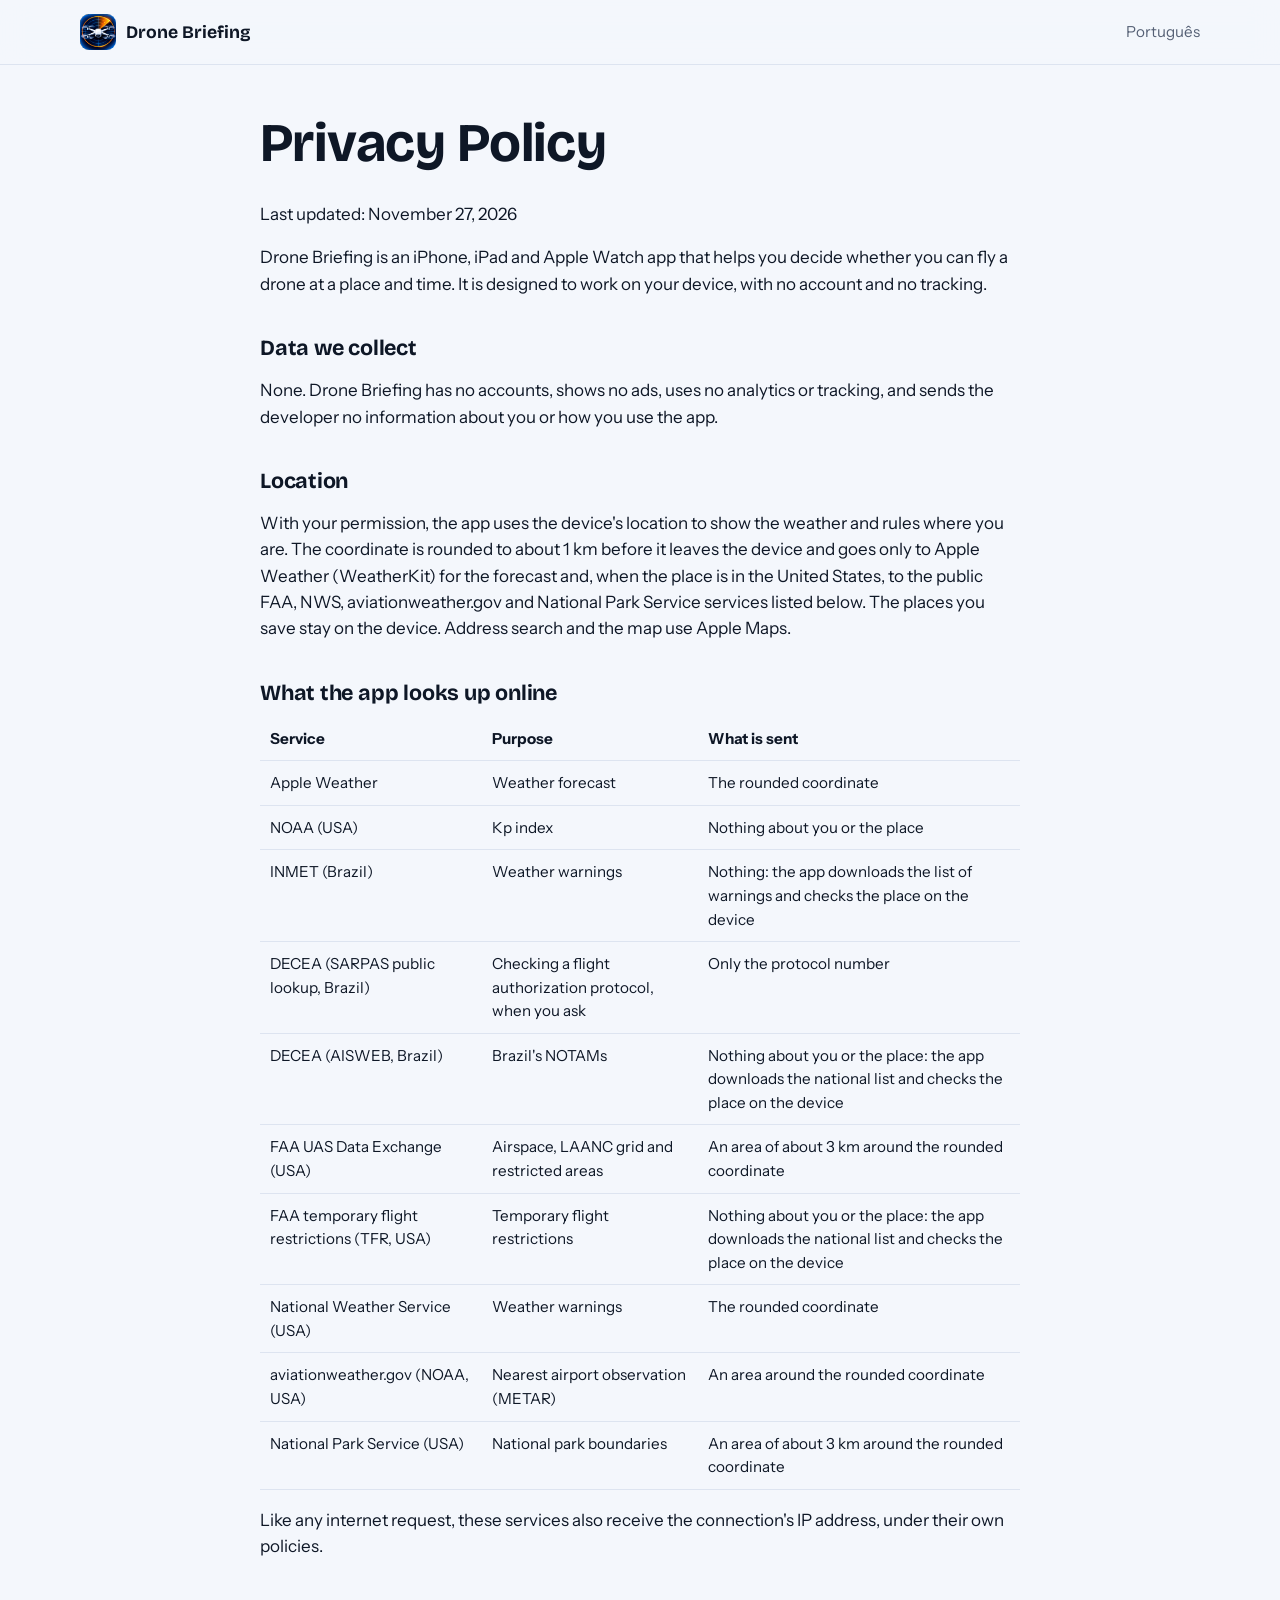
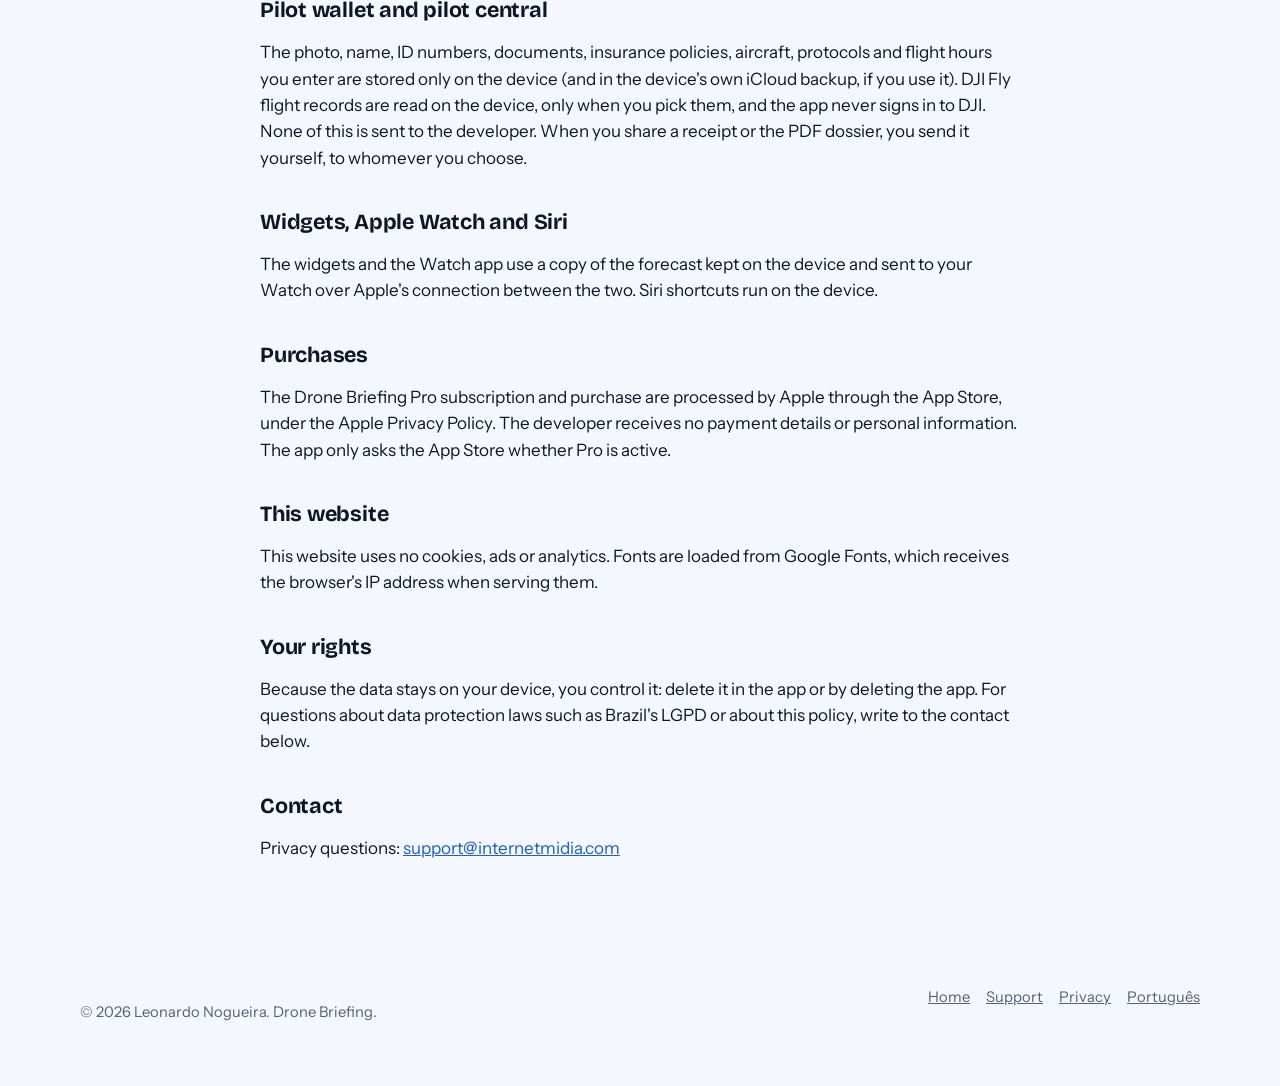
<file: en/privacy.html>
<!doctype html>
<html lang="en">
<head>
<meta charset="utf-8">
<meta name="viewport" content="width=device-width, initial-scale=1">
<title>Privacy Policy · Drone Briefing</title>
<meta name="description" content="How Drone Briefing handles your data: no account, no ads and no tracking. Only the rounded coordinate of the place leaves the device.">
<link rel="canonical" href="https://dronebriefing.ravendronevideos.com.br/en/privacy.html">
<link rel="alternate" hreflang="pt-BR" href="https://dronebriefing.ravendronevideos.com.br/privacy.html">
<link rel="alternate" hreflang="en" href="https://dronebriefing.ravendronevideos.com.br/en/privacy.html">
<meta name="theme-color" content="#1E5BD8">
<link rel="icon" type="image/png" href="../assets/icon-64.png">
<link rel="preconnect" href="https://fonts.googleapis.com">
<link rel="preconnect" href="https://fonts.gstatic.com" crossorigin>
<link href="https://fonts.googleapis.com/css2?family=Bricolage+Grotesque:opsz,wght@12..96,700;12..96,800&family=Instrument+Sans:wght@400;600;700&display=swap" rel="stylesheet">
<link rel="stylesheet" href="../style.css?v=2026-11-25">
</head>
<body>
<header class="topo">
  <div class="largura">
    <a class="marca" href="./"><img src="../assets/icon-64.png" alt="" width="36" height="36">Drone Briefing</a>
    <div class="topo-acoes"><a class="idioma-link" href="../privacy.html" hreflang="pt-BR" lang="pt-BR">Português</a></div>
  </div>
</header>
<main class="texto">
  <div class="largura">
    <h1>Privacy Policy</h1>
    <p class="atualizado">Last updated: November 27, 2026</p>
    <p>Drone Briefing is an iPhone, iPad and Apple Watch app that helps you decide whether you can fly a drone at a place and time. It is designed to work on your device, with no account and no tracking.</p>

    <h2>Data we collect</h2>
    <p>None. Drone Briefing has no accounts, shows no ads, uses no analytics or tracking, and sends the developer no information about you or how you use the app.</p>

    <h2>Location</h2>
    <p>With your permission, the app uses the device's location to show the weather and rules where you are. The coordinate is rounded to about 1 km before it leaves the device and goes only to Apple Weather (WeatherKit) for the forecast and, when the place is in the United States, to the public FAA, NWS, aviationweather.gov and National Park Service services listed below. The places you save stay on the device. Address search and the map use Apple Maps.</p>

    <h2>What the app looks up online</h2>
    <table class="tabela">
      <tr><th>Service</th><th>Purpose</th><th>What is sent</th></tr>
      <tr><td>Apple Weather</td><td>Weather forecast</td><td>The rounded coordinate</td></tr>
      <tr><td>NOAA (USA)</td><td>Kp index</td><td>Nothing about you or the place</td></tr>
      <tr><td>INMET (Brazil)</td><td>Weather warnings</td><td>Nothing: the app downloads the list of warnings and checks the place on the device</td></tr>
      <tr><td>DECEA (SARPAS public lookup, Brazil)</td><td>Checking a flight authorization protocol, when you ask</td><td>Only the protocol number</td></tr>
      <tr><td>DECEA (AISWEB, Brazil)</td><td>Brazil's NOTAMs</td><td>Nothing about you or the place: the app downloads the national list and checks the place on the device</td></tr>
      <tr><td>FAA UAS Data Exchange (USA)</td><td>Airspace, LAANC grid and restricted areas</td><td>An area of about 3 km around the rounded coordinate</td></tr>
      <tr><td>FAA temporary flight restrictions (TFR, USA)</td><td>Temporary flight restrictions</td><td>Nothing about you or the place: the app downloads the national list and checks the place on the device</td></tr>
      <tr><td>National Weather Service (USA)</td><td>Weather warnings</td><td>The rounded coordinate</td></tr>
      <tr><td>aviationweather.gov (NOAA, USA)</td><td>Nearest airport observation (METAR)</td><td>An area around the rounded coordinate</td></tr>
      <tr><td>National Park Service (USA)</td><td>National park boundaries</td><td>An area of about 3 km around the rounded coordinate</td></tr>
    </table>
    <p>Like any internet request, these services also receive the connection's IP address, under their own policies.</p>

    <h2>Pilot wallet and pilot central</h2>
    <p>The photo, name, ID numbers, documents, insurance policies, aircraft, protocols and flight hours you enter are stored only on the device (and in the device's own iCloud backup, if you use it). DJI Fly flight records are read on the device, only when you pick them, and the app never signs in to DJI. None of this is sent to the developer. When you share a receipt or the PDF dossier, you send it yourself, to whomever you choose.</p>

    <h2>Widgets, Apple Watch and Siri</h2>
    <p>The widgets and the Watch app use a copy of the forecast kept on the device and sent to your Watch over Apple's connection between the two. Siri shortcuts run on the device.</p>

    <h2>Purchases</h2>
    <p>The Drone Briefing Pro subscription and purchase are processed by Apple through the App Store, under the Apple Privacy Policy. The developer receives no payment details or personal information. The app only asks the App Store whether Pro is active.</p>

    <h2>This website</h2>
    <p>This website uses no cookies, ads or analytics. Fonts are loaded from Google Fonts, which receives the browser's IP address when serving them.</p>

    <h2>Your rights</h2>
    <p>Because the data stays on your device, you control it: delete it in the app or by deleting the app. For questions about data protection laws such as Brazil's LGPD or about this policy, write to the contact below.</p>

    <h2>Contact</h2>
    <p>Privacy questions: <a href="mailto:support@internetmidia.com">support@internetmidia.com</a></p>
  </div>
</main>
<footer class="rodape">
  <div class="largura">
    <p>© 2026 Leonardo Nogueira. Drone Briefing.</p>
    <nav aria-label="Footer"><a href="./">Home</a><a href="support.html">Support</a><a href="privacy.html">Privacy</a><a href="../privacy.html" hreflang="pt-BR" lang="pt-BR">Português</a></nav>
  </div>
</footer>
</body>
</html>
</file>
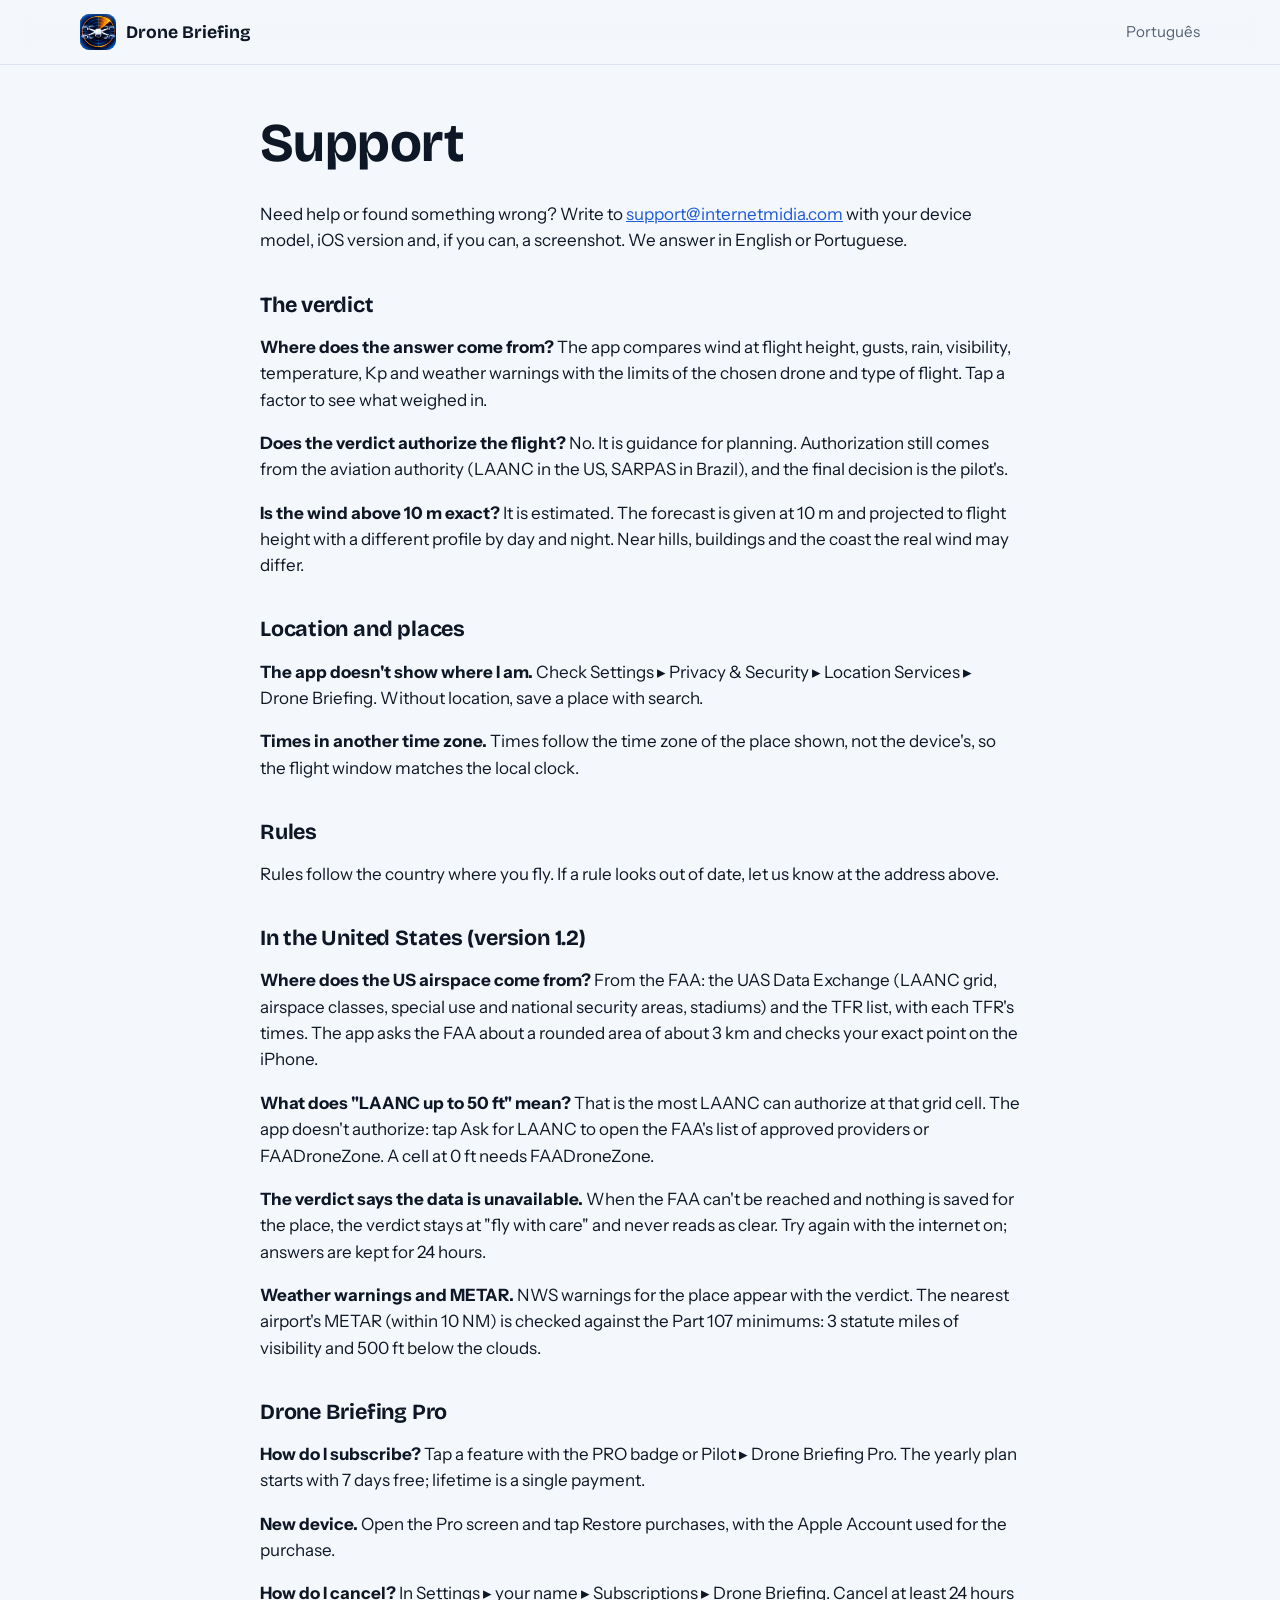
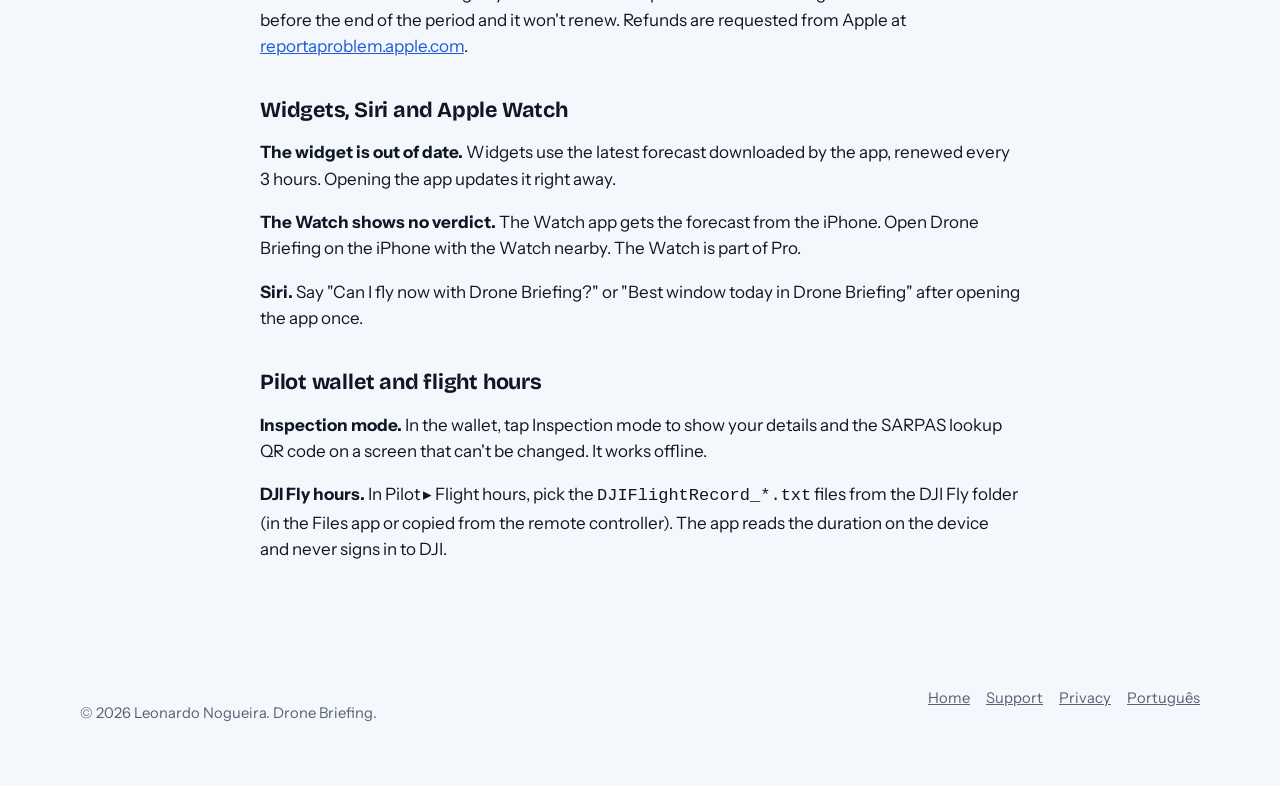
<file: en/support.html>
<!doctype html>
<html lang="en">
<head>
<meta charset="utf-8">
<meta name="viewport" content="width=device-width, initial-scale=1">
<title>Support · Drone Briefing</title>
<meta name="description" content="Drone Briefing help: the verdict, wind at height, rules, Pro subscription, widgets, Apple Watch and contact.">
<link rel="canonical" href="https://dronebriefing.ravendronevideos.com.br/en/support.html">
<link rel="alternate" hreflang="pt-BR" href="https://dronebriefing.ravendronevideos.com.br/support.html">
<link rel="alternate" hreflang="en" href="https://dronebriefing.ravendronevideos.com.br/en/support.html">
<meta name="theme-color" content="#1E5BD8">
<link rel="icon" type="image/png" href="../assets/icon-64.png">
<link rel="preconnect" href="https://fonts.googleapis.com">
<link rel="preconnect" href="https://fonts.gstatic.com" crossorigin>
<link href="https://fonts.googleapis.com/css2?family=Bricolage+Grotesque:opsz,wght@12..96,700;12..96,800&family=Instrument+Sans:wght@400;600;700&display=swap" rel="stylesheet">
<link rel="stylesheet" href="../style.css?v=2026-11-25">
</head>
<body>
<header class="topo">
  <div class="largura">
    <a class="marca" href="./"><img src="../assets/icon-64.png" alt="" width="36" height="36">Drone Briefing</a>
    <div class="topo-acoes"><a class="idioma-link" href="../support.html" hreflang="pt-BR" lang="pt-BR">Português</a></div>
  </div>
</header>
<main class="texto">
  <div class="largura">
    <h1>Support</h1>
    <p>Need help or found something wrong? Write to <a href="mailto:support@internetmidia.com?subject=Drone%20Briefing">support@internetmidia.com</a> with your device model, iOS version and, if you can, a screenshot. We answer in English or Portuguese.</p>

    <h2>The verdict</h2>
    <p><strong>Where does the answer come from?</strong> The app compares wind at flight height, gusts, rain, visibility, temperature, Kp and weather warnings with the limits of the chosen drone and type of flight. Tap a factor to see what weighed in.</p>
    <p><strong>Does the verdict authorize the flight?</strong> No. It is guidance for planning. Authorization still comes from the aviation authority (LAANC in the US, SARPAS in Brazil), and the final decision is the pilot's.</p>
    <p><strong>Is the wind above 10 m exact?</strong> It is estimated. The forecast is given at 10 m and projected to flight height with a different profile by day and night. Near hills, buildings and the coast the real wind may differ.</p>

    <h2>Location and places</h2>
    <p><strong>The app doesn't show where I am.</strong> Check Settings ▸ Privacy &amp; Security ▸ Location Services ▸ Drone Briefing. Without location, save a place with search.</p>
    <p><strong>Times in another time zone.</strong> Times follow the time zone of the place shown, not the device's, so the flight window matches the local clock.</p>

    <h2>Rules</h2>
    <p>Rules follow the country where you fly. If a rule looks out of date, let us know at the address above.</p>

    <h2>In the United States (version 1.2)</h2>
    <p><strong>Where does the US airspace come from?</strong> From the FAA: the UAS Data Exchange (LAANC grid, airspace classes, special use and national security areas, stadiums) and the TFR list, with each TFR's times. The app asks the FAA about a rounded area of about 3 km and checks your exact point on the iPhone.</p>
    <p><strong>What does "LAANC up to 50 ft" mean?</strong> That is the most LAANC can authorize at that grid cell. The app doesn't authorize: tap Ask for LAANC to open the FAA's list of approved providers or FAADroneZone. A cell at 0 ft needs FAADroneZone.</p>
    <p><strong>The verdict says the data is unavailable.</strong> When the FAA can't be reached and nothing is saved for the place, the verdict stays at "fly with care" and never reads as clear. Try again with the internet on; answers are kept for 24 hours.</p>
    <p><strong>Weather warnings and METAR.</strong> NWS warnings for the place appear with the verdict. The nearest airport's METAR (within 10 NM) is checked against the Part 107 minimums: 3 statute miles of visibility and 500 ft below the clouds.</p>

    <h2>Drone Briefing Pro</h2>
    <p><strong>How do I subscribe?</strong> Tap a feature with the PRO badge or Pilot ▸ Drone Briefing Pro. The yearly plan starts with 7 days free; lifetime is a single payment.</p>
    <p><strong>New device.</strong> Open the Pro screen and tap Restore purchases, with the Apple Account used for the purchase.</p>
    <p><strong>How do I cancel?</strong> In Settings ▸ your name ▸ Subscriptions ▸ Drone Briefing. Cancel at least 24 hours before the end of the period and it won't renew. Refunds are requested from Apple at <a href="https://reportaproblem.apple.com">reportaproblem.apple.com</a>.</p>

    <h2>Widgets, Siri and Apple Watch</h2>
    <p><strong>The widget is out of date.</strong> Widgets use the latest forecast downloaded by the app, renewed every 3 hours. Opening the app updates it right away.</p>
    <p><strong>The Watch shows no verdict.</strong> The Watch app gets the forecast from the iPhone. Open Drone Briefing on the iPhone with the Watch nearby. The Watch is part of Pro.</p>
    <p><strong>Siri.</strong> Say "Can I fly now with Drone Briefing?" or "Best window today in Drone Briefing" after opening the app once.</p>

    <h2>Pilot wallet and flight hours</h2>
    <p><strong>Inspection mode.</strong> In the wallet, tap Inspection mode to show your details and the SARPAS lookup QR code on a screen that can't be changed. It works offline.</p>
    <p><strong>DJI Fly hours.</strong> In Pilot ▸ Flight hours, pick the <code>DJIFlightRecord_*.txt</code> files from the DJI Fly folder (in the Files app or copied from the remote controller). The app reads the duration on the device and never signs in to DJI.</p>
  </div>
</main>
<footer class="rodape">
  <div class="largura">
    <p>© 2026 Leonardo Nogueira. Drone Briefing.</p>
    <nav aria-label="Footer"><a href="./">Home</a><a href="support.html">Support</a><a href="privacy.html">Privacy</a><a href="../support.html" hreflang="pt-BR" lang="pt-BR">Português</a></nav>
  </div>
</footer>
</body>
</html>
</file>
<file: style.css>
/* Drone Briefing site: Raven palette (blue, orange, white), light and dark. */
:root {
  --blue: #1E5BD8;
  --blue-deep: #0F3A99;
  --orange: #F26A1B;
  --on-orange: #1A0E05;
  --go: #1F9D55;
  --caution: #C98A00;
  --nogo: #D33A2C;
  --bg: #F4F7FC;
  --card: #FFFFFF;
  --ink: #0E1726;
  --muted: #566176;
  --line: #DDE4F0;
  --shadow: 0 10px 30px rgba(15, 58, 153, .10);
  --radius: 20px;
  --font: "Instrument Sans", -apple-system, BlinkMacSystemFont, "Segoe UI", sans-serif;
  --display: "Bricolage Grotesque", var(--font);
}
@media (prefers-color-scheme: dark) {
  :root {
    --blue: #5B8CFF;
    --blue-deep: #8FB0FF;
    --bg: #0B111C;
    --card: #141C2B;
    --ink: #EEF2FA;
    --muted: #9AA6BC;
    --line: #243049;
    --shadow: 0 10px 30px rgba(0, 0, 0, .35);
  }
}
* { box-sizing: border-box; }
html { scroll-behavior: smooth; }
section[id], main[id] { scroll-margin-top: 72px; }
body { margin: 0; background: var(--bg); color: var(--ink); font: 17px/1.55 var(--font); -webkit-font-smoothing: antialiased; }
a { color: var(--blue); }
img { max-width: 100%; height: auto; }
h1, h2, h3 { font-family: var(--display); line-height: 1.12; letter-spacing: -.01em; }
h1 { font-size: clamp(2.1rem, 5vw, 3.4rem); margin: 0 0 .5em; }
h2 { font-size: clamp(1.6rem, 3.4vw, 2.3rem); margin: 0 0 .4em; }
h3 { font-size: 1.15rem; margin: 0 0 .35em; }
.largura { width: min(1120px, 100% - 32px); margin-inline: auto; }

/* Top bar */
.topo { position: sticky; top: 0; z-index: 10; background: color-mix(in srgb, var(--bg) 86%, transparent); backdrop-filter: saturate(1.6) blur(14px); border-bottom: 1px solid var(--line); }
.topo .largura { display: flex; align-items: center; justify-content: space-between; gap: 12px; min-height: 64px; }
.marca { display: flex; align-items: center; gap: 10px; color: var(--ink); text-decoration: none; font: 700 1.1rem var(--display); }
.marca img { border-radius: 9px; }
.topo-acoes { display: flex; align-items: center; gap: 14px; }
.idioma-link { color: var(--muted); text-decoration: none; font-size: .95rem; }
.botao { display: inline-block; background: var(--orange); color: var(--on-orange); font-weight: 700; text-decoration: none; padding: 10px 18px; border-radius: 999px; white-space: nowrap; }
.botao:hover { filter: brightness(1.06); }

/* Hero */
.hero { padding: 64px 0 48px; background: radial-gradient(1200px 500px at 80% -10%, color-mix(in srgb, var(--blue) 22%, transparent), transparent 70%); }
.hero .largura { display: grid; grid-template-columns: 1.1fr .9fr; gap: 48px; align-items: center; }
.subtitulo { font-size: 1.15rem; color: var(--muted); max-width: 36em; }
.acoes { display: flex; flex-wrap: wrap; align-items: center; gap: 16px 22px; margin: 26px 0 10px; }
.selo img { display: block; height: 52px; width: auto; }
.selo-texto { display: inline-block; background: var(--ink); color: var(--bg); padding: 13px 20px; border-radius: 12px; font-weight: 700; text-decoration: none; }
.oferta { margin: 0; }
.requisito { color: var(--muted); font-size: .95rem; margin: 0; }

/* Verdict mock card */
.briefing { background: var(--card); border-radius: 28px; box-shadow: var(--shadow); padding: 22px; border: 1px solid var(--line); max-width: 400px; justify-self: center; width: 100%; }
.briefing .local { color: var(--muted); font-size: .9rem; margin: 0 0 12px; display: flex; justify-content: space-between; }
.veredito { display: flex; align-items: center; gap: 14px; background: color-mix(in srgb, var(--go) 14%, transparent); border-radius: 18px; padding: 16px; }
.veredito .marca-v { width: 46px; height: 46px; border-radius: 50%; background: var(--go); color: #fff; display: grid; place-items: center; font-size: 1.5rem; font-weight: 800; flex: none; }
.veredito strong { display: block; font: 800 1.35rem var(--display); color: var(--go); }
.veredito span { color: var(--muted); font-size: .9rem; }
.fatores { display: grid; grid-template-columns: repeat(2, 1fr); gap: 10px; margin: 14px 0 0; padding: 0; list-style: none; }
.fatores li { background: var(--bg); border-radius: 14px; padding: 10px 12px; font-size: .85rem; color: var(--muted); }
.fatores b { display: block; color: var(--ink); font-size: 1.05rem; }
.fatores .atencao b { color: var(--caution); }
.alturas { margin: 14px 0 0; display: grid; gap: 6px; font-size: .85rem; }
.alturas div { display: grid; grid-template-columns: 52px 1fr 70px; align-items: center; gap: 8px; color: var(--muted); }
.alturas i { display: block; height: 8px; border-radius: 4px; background: linear-gradient(90deg, var(--blue), var(--orange)); }
.briefing .aviso { font-size: .72rem; color: var(--muted); margin: 12px 0 0; }

/* Trust strip */
.confianca { border-block: 1px solid var(--line); background: var(--card); }
.confianca ul { list-style: none; margin: 0 auto; padding: 20px 0; display: grid; grid-template-columns: repeat(4, 1fr); gap: 16px; }
.confianca li { color: var(--muted); font-size: .95rem; }
.confianca strong { display: block; color: var(--ink); }

/* Sections */
.secao { padding: 72px 0; }
.secao.alt { background: var(--card); border-block: 1px solid var(--line); }
.introducao { color: var(--muted); font-size: 1.1rem; max-width: 42em; margin: 0 0 32px; }
.grade { display: grid; grid-template-columns: repeat(3, 1fr); gap: 18px; list-style: none; padding: 0; margin: 0; }
.grade li, .cartao { background: var(--card); border: 1px solid var(--line); border-radius: var(--radius); padding: 22px; }
.secao.alt .grade li { background: var(--bg); }
.grade p, .cartao p { margin: 0; color: var(--muted); }
.icone { display: inline-grid; place-items: center; width: 40px; height: 40px; border-radius: 12px; background: color-mix(in srgb, var(--blue) 14%, transparent); color: var(--blue); font-size: 1.25rem; margin-bottom: 12px; }
.icone.laranja { background: color-mix(in srgb, var(--orange) 16%, transparent); color: var(--orange); }
.selo-breve { display: inline-block; border: 1.5px solid var(--blue); color: var(--blue); font: 800 .68rem var(--font); letter-spacing: .06em; padding: 2px 8px; border-radius: 999px; vertical-align: middle; margin-left: 6px; text-transform: uppercase; }
.selo-pro { display: inline-block; background: var(--orange); color: var(--on-orange); font: 800 .68rem var(--font); letter-spacing: .08em; padding: 3px 8px; border-radius: 999px; vertical-align: middle; margin-left: 6px; }

/* Rules */
.regras { display: grid; grid-template-columns: 1fr 1fr; gap: 18px; }
.regras .cartao h3 { color: var(--blue); }
.numero { font: 800 2.4rem var(--display); color: var(--orange); display: block; line-height: 1; margin-bottom: 6px; }

/* Plans */
.planos { display: grid; grid-template-columns: repeat(3, 1fr); gap: 18px; align-items: stretch; }
.plano { background: var(--card); border: 1px solid var(--line); border-radius: var(--radius); padding: 26px; display: flex; flex-direction: column; }
.plano.destaque { border: 2px solid var(--orange); box-shadow: var(--shadow); }
.plano .preco { font: 800 1.9rem var(--display); margin: 6px 0 2px; }
.plano .nota { color: var(--muted); font-size: .92rem; margin: 0 0 14px; }
.plano ul { margin: 0; padding-left: 1.1em; color: var(--muted); }
.plano li { margin: 4px 0; }

/* Screens */
.telas { display: grid; grid-template-columns: repeat(4, 1fr); gap: 18px; }
.telas figure { margin: 0; }
.telas img { border-radius: 26px; box-shadow: var(--shadow); border: 1px solid var(--line); }
.telas figcaption { color: var(--muted); font-size: .9rem; margin-top: 8px; text-align: center; }

/* FAQ */
.perguntas { max-width: 820px; }
.perguntas details { background: var(--card); border: 1px solid var(--line); border-radius: 16px; padding: 16px 20px; margin-bottom: 10px; }
.perguntas summary { font-weight: 700; cursor: pointer; }
.perguntas details p { color: var(--muted); margin: 10px 0 0; }

/* Final call and footer */
.chamada { text-align: center; padding: 72px 0; background: linear-gradient(135deg, var(--blue-deep), var(--blue)); color: #fff; }
.chamada p { opacity: .9; }
.chamada .botao { margin-top: 10px; }
.rodape { padding: 36px 0 48px; color: var(--muted); font-size: .92rem; }
.rodape .largura { display: flex; flex-wrap: wrap; justify-content: space-between; gap: 16px; }
.rodape nav { display: flex; flex-wrap: wrap; gap: 16px; }
.rodape a { color: var(--muted); }
.legal { font-size: .82rem; max-width: 60em; }

/* Text pages (privacy, support) */
.texto { padding: 48px 0 72px; }
.texto .largura { max-width: 760px; }
.texto h2 { font-size: 1.35rem; margin-top: 1.8em; }
.texto p, .texto li { color: var(--ink); }
.atualizado { color: var(--muted); }
.tabela { width: 100%; border-collapse: collapse; margin: 12px 0; font-size: .95rem; }
.tabela th, .tabela td { text-align: left; padding: 10px; border-bottom: 1px solid var(--line); vertical-align: top; }

@media (max-width: 900px) {
  .hero .largura, .regras { grid-template-columns: 1fr; }
  .grade, .planos { grid-template-columns: 1fr 1fr; }
  .telas { grid-template-columns: 1fr 1fr; }
  .confianca ul { grid-template-columns: 1fr 1fr; }
}
@media (max-width: 600px) {
  .grade, .planos { grid-template-columns: 1fr; }
  .topo .botao { padding: 8px 14px; font-size: .9rem; }
  .hero { padding-top: 36px; }
}
@media (prefers-reduced-motion: reduce) { html { scroll-behavior: auto; } }

/* ===== Landing page (v2) ===== */
.topo nav.menu { display: flex; gap: 22px; }
.topo nav.menu a { color: var(--muted); text-decoration: none; font-weight: 600; font-size: .95rem; }
.topo nav.menu a:hover { color: var(--ink); }
.etiqueta { display: inline-flex; align-items: center; gap: 8px; background: color-mix(in srgb, var(--orange) 14%, transparent); color: var(--orange); font-weight: 700; font-size: .85rem; padding: 6px 12px; border-radius: 999px; margin-bottom: 18px; }
.hero-v2 { padding: 56px 0 64px; overflow: hidden; background: radial-gradient(900px 520px at 85% 10%, color-mix(in srgb, var(--blue) 26%, transparent), transparent 70%), radial-gradient(600px 400px at 0% 100%, color-mix(in srgb, var(--orange) 12%, transparent), transparent 70%); }
.hero-v2 .largura { display: grid; grid-template-columns: 1.05fr .95fr; gap: 40px; align-items: center; }
.hero-v2 h1 { font-size: clamp(2.3rem, 5.4vw, 3.9rem); }
.hero-v2 h1 em { font-style: normal; color: var(--blue); }
.garantias-mini { display: flex; flex-wrap: wrap; gap: 8px 18px; margin: 14px 0 0; padding: 0; list-style: none; color: var(--muted); font-size: .95rem; }
.garantias-mini li::before { content: "✓ "; color: var(--go); font-weight: 800; }
.botao.grande { padding: 15px 26px; font-size: 1.05rem; box-shadow: 0 8px 24px color-mix(in srgb, var(--orange) 35%, transparent); }

.aparelhos { position: relative; height: 600px; }
.aparelho { position: absolute; width: 270px; border-radius: 46px; padding: 9px; background: #0c0f16; box-shadow: 0 30px 60px rgba(8, 20, 50, .28), inset 0 0 0 2px #2a3140; }
.aparelho img { display: block; width: 100%; border-radius: 38px; }
.aparelho.frente { right: 150px; top: 0; z-index: 2; }
.aparelho.tras { right: 0; top: 70px; transform: rotate(4deg); opacity: .97; }
.selo-flutuante { position: absolute; z-index: 3; white-space: nowrap; background: var(--card); border: 1px solid var(--line); box-shadow: var(--shadow); border-radius: 16px; padding: 10px 14px; font-size: .85rem; color: var(--muted); }
.selo-flutuante b { display: block; color: var(--ink); font-size: 1.05rem; }
/* Over the map phone's tiles, never over the app's text or the page's copy. */
.selo-flutuante.a { left: auto; right: -6px; top: 190px; }
.selo-flutuante.b { right: -6px; bottom: 40px; }

.provas { background: var(--card); border-block: 1px solid var(--line); padding: 26px 0; }
.provas .fontes { text-align: center; color: var(--muted); font-size: .9rem; margin: 0 0 16px; }
.provas .fontes b { color: var(--ink); }
.numeros { display: grid; grid-template-columns: repeat(4, 1fr); gap: 16px; list-style: none; margin: 0; padding: 0; text-align: center; }
.numeros strong { display: block; font: 800 1.9rem var(--display); color: var(--blue); }
.numeros span { color: var(--muted); font-size: .92rem; }

.dores { display: grid; grid-template-columns: repeat(3, 1fr); gap: 18px; }
.dor { background: var(--card); border: 1px solid var(--line); border-radius: var(--radius); padding: 24px; }
.dor .icone { background: color-mix(in srgb, var(--nogo) 12%, transparent); color: var(--nogo); }
.dor p { color: var(--muted); margin: 0; }
.centro { text-align: center; margin-inline: auto; }

.recurso { display: grid; grid-template-columns: 1fr 1fr; gap: 56px; align-items: center; padding: 56px 0; }
.recurso + .recurso { border-top: 1px solid var(--line); }
.recurso.invertido .midia { order: 2; }
.recurso .midia { display: flex; justify-content: center; }
.recurso .aparelho { position: relative; width: 290px; }
.recurso h3 { font-size: clamp(1.5rem, 3vw, 2rem); margin-bottom: 12px; }
.recurso .sobre { color: var(--orange); font-weight: 700; font-size: .9rem; text-transform: uppercase; letter-spacing: .06em; margin: 0 0 8px; }
.recurso p { color: var(--muted); font-size: 1.08rem; }
.lista-ok { list-style: none; padding: 0; margin: 16px 0 0; display: grid; gap: 10px; }
.lista-ok li { padding-left: 30px; position: relative; }
.lista-ok li::before { content: "✓"; position: absolute; left: 0; top: 1px; width: 20px; height: 20px; border-radius: 50%; background: color-mix(in srgb, var(--go) 16%, transparent); color: var(--go); font-weight: 800; font-size: .8rem; display: grid; place-items: center; }

.passos { display: grid; grid-template-columns: repeat(3, 1fr); gap: 18px; counter-reset: passo; list-style: none; padding: 0; margin: 0; }
.passos li { background: var(--card); border: 1px solid var(--line); border-radius: var(--radius); padding: 24px; counter-increment: passo; }
.passos li::before { content: counter(passo); display: grid; place-items: center; width: 38px; height: 38px; border-radius: 50%; background: var(--blue); color: #fff; font: 800 1.1rem var(--display); margin-bottom: 12px; }
.passos p { color: var(--muted); margin: 0; }

.autor { display: grid; grid-template-columns: auto 1fr; gap: 24px; align-items: center; background: var(--card); border: 1px solid var(--line); border-radius: 28px; padding: 28px; max-width: 860px; margin-inline: auto; }
.autor img { width: 84px; height: 84px; border-radius: 20px; }
.autor p { margin: 0; color: var(--muted); }
.autor blockquote { margin: 0 0 8px; font: 700 1.25rem/1.35 var(--display); color: var(--ink); }

.plano .por-mes { color: var(--go); font-weight: 700; margin: -2px 0 12px; font-size: .95rem; }
.plano .botao { margin-top: auto; text-align: center; }
.plano ul { margin-bottom: 20px; }
.plano .fita { align-self: flex-start; background: var(--orange); color: var(--on-orange); font-weight: 800; font-size: .75rem; letter-spacing: .06em; padding: 4px 10px; border-radius: 999px; margin-bottom: 10px; }
.botao.secundario { background: transparent; color: var(--ink); border: 1.5px solid var(--line); }
.seguro { text-align: center; color: var(--muted); margin-top: 18px; font-size: .95rem; }

.barra-fixa { display: none; }

@media (max-width: 900px) {
  .hero-v2 .largura, .recurso { grid-template-columns: 1fr; }
  .recurso.invertido .midia { order: 0; }
  .aparelhos { height: 520px; max-width: 420px; margin: 0 auto; width: 100%; }
  .aparelho { width: 230px; }
  .aparelho.frente { right: auto; left: 0; }
  .selo-flutuante.a { left: auto; right: 0; top: 170px; }
  .dores, .passos { grid-template-columns: 1fr; }
  .numeros { grid-template-columns: 1fr 1fr; }
  .topo nav.menu { display: none; }
  .autor { grid-template-columns: 1fr; text-align: center; justify-items: center; }
}
@media (max-width: 600px) {
  .aparelhos { height: 470px; }
  .aparelho { width: 200px; border-radius: 36px; padding: 7px; }
  .aparelho img { border-radius: 30px; }
  .aparelho.tras { top: 60px; }
  .recurso .aparelho { width: 250px; }
  .barra-fixa { display: flex; position: fixed; left: 12px; right: 12px; bottom: 12px; z-index: 20; align-items: center; justify-content: space-between; gap: 12px; padding: 10px 10px 10px 16px; border-radius: 18px; background: color-mix(in srgb, var(--card) 92%, transparent); backdrop-filter: blur(14px); border: 1px solid var(--line); box-shadow: var(--shadow); }
  .barra-fixa span { font-size: .9rem; font-weight: 700; }
  body.landing { padding-bottom: 84px; }
}
</file>
